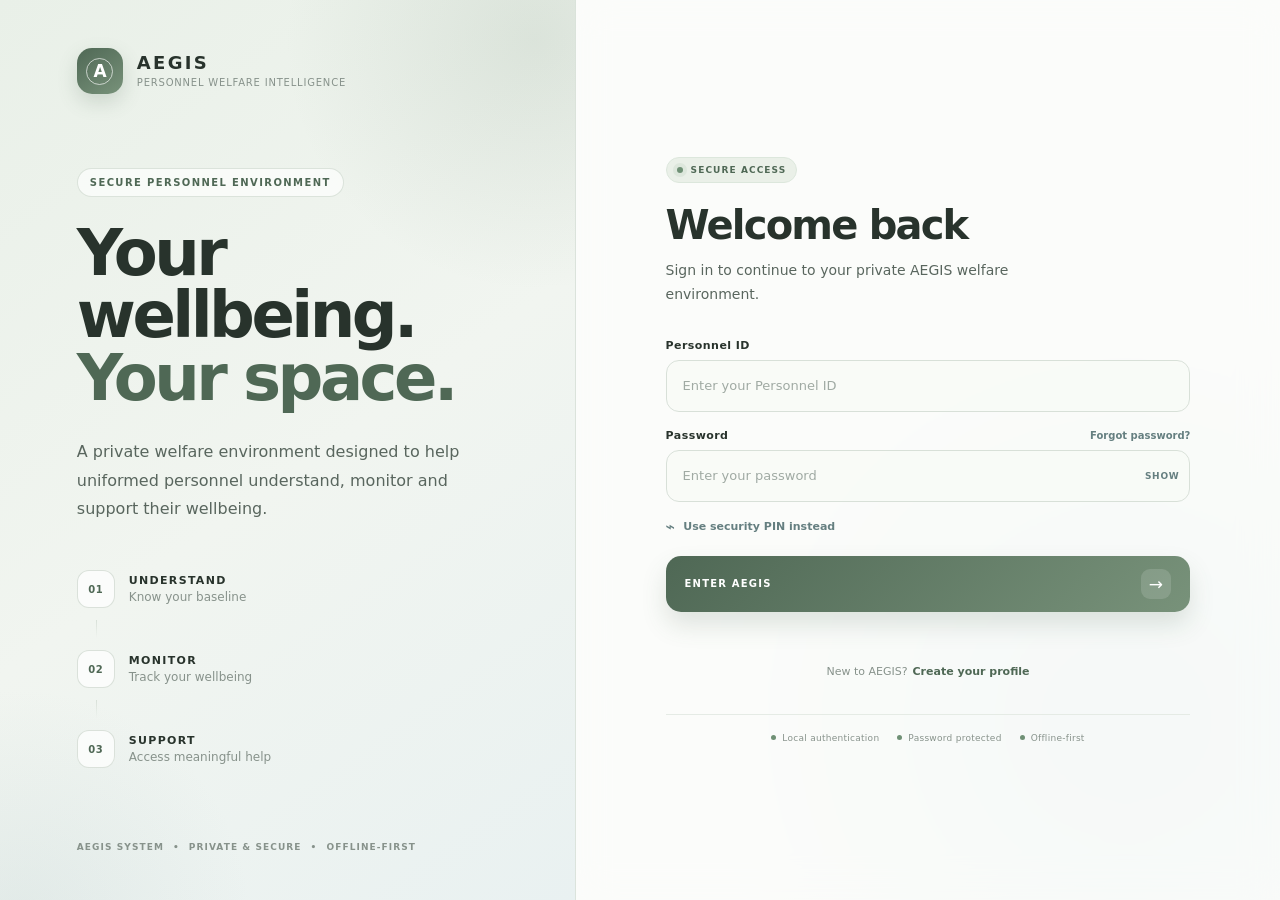
<file: index.html>
<!DOCTYPE html>
<html lang="en">
<head>
    <meta charset="UTF-8">
    <meta name="viewport" content="width=device-width, initial-scale=1.0">

    <title>AEGIS | Personnel Welfare Intelligence</title>

    <link rel="preconnect" href="https://fonts.googleapis.com">
    <link rel="preconnect" href="https://fonts.gstatic.com" crossorigin>
    <link href="https://fonts.googleapis.com/css2?family=DM+Mono:wght@300;400;500&family=Inter:wght@300;400;500;600&family=Playfair+Display:wght@500;600&display=swap" rel="stylesheet">

    <link rel="stylesheet" href="style.css">
    <link rel="stylesheet" href="theme.css">
</head>

<body>

    <!-- Background effects -->
    <div class="noise"></div>
    <div class="grid"></div>

    <!-- NAVIGATION -->
    <header class="navbar">

        <div class="brand">
            <div class="brand-mark">
                A
            </div>

            <div>
                <div class="brand-name">AEGIS</div>
                <div class="brand-subtitle">
                    PERSONNEL WELFARE INTELLIGENCE
                </div>
            </div>
        </div>

            <nav class="module-nav" aria-label="AEGIS modules">
                <a href="index.html">HOME</a>
                <a href="wellness.html">WELLNESS</a>
                <a href="stress.html">STRESS</a>
                <a href="health.html">HEALTH</a>
                <a href="family.html">FAMILY</a>
                <a href="mental.html">MENTAL</a>
                <a href="profile.html">PROFILE</a>
                <a href="dashboard.html">Dashboard</a>
                 <button type="button" onclick="AEGIS_AUTH.logout()" class="logout-button">
        Logout
    </button>
            </nav>

        <div class="system-status">
            <span class="status-dot"></span>
            <span>LOCAL SECURE NODE</span>
        </div>

    </header>


    <!-- MAIN HERO -->
    <main>

        <section class="hero">

            <!-- LEFT CONTENT -->
            <div class="hero-content">

                <div class="eyebrow">
                    SYSTEM 001 / PERSONNEL CARE
                </div>

                <h1>
                    THE FORCE
                    <span>WITHIN.</span>
                </h1>

                <p class="hero-description">
                    An intelligence platform designed to monitor
                    personnel stress, fatigue, health and welfare —
                    built specifically for India's uniformed forces.
                </p>

                <div class="hero-buttons">

                    <button class="primary-btn" onclick="enterSystem()">
                        ENTER SYSTEM
                        <span>↗</span>
                    </button>

                    <button class="secondary-btn" onclick="openBrief()">
                        MISSION BRIEF
                    </button>

                </div>

                <div class="security-line">
                    LOCAL PROCESSING
                    <span>•</span>
                    HEALTH-ONLY WEARABLE LINK
                    <span>•</span>
                    SECURE BY DESIGN
                </div>

            </div>


            <!-- RIGHT VISUAL -->
            <div class="hero-visual">

                <div class="radar">

                    <div class="radar-ring ring-1"></div>
                    <div class="radar-ring ring-2"></div>
                    <div class="radar-ring ring-3"></div>
                    <div class="radar-ring ring-4"></div>

                    <div class="radar-cross horizontal"></div>
                    <div class="radar-cross vertical"></div>

                    <div class="radar-sweep"></div>

                    <div class="radar-center">
                        <div class="center-dot"></div>
                    </div>

                    <div class="radar-point point-1"></div>
                    <div class="radar-point point-2"></div>
                    <div class="radar-point point-3"></div>

                </div>

                <div class="visual-label label-top">
                    NODE / IND / WF-01
                </div>

                <div class="visual-label label-bottom">
                    WELFARE INTELLIGENCE
                </div>

            </div>

        </section>


        <!-- SYSTEM MODULES -->
        <section class="modules-section">

            <div class="section-heading">

                <div class="eyebrow">
                    SYSTEM ARCHITECTURE
                </div>

                <h2>
                    ONE PLATFORM.
                    <span>SIX LAYERS OF CARE.</span>
                </h2>

            </div>


            <div class="modules-grid">

                <div class="module-card" onclick="openModule('dashboard')">

                    <div class="module-number">01</div>

                    <div class="module-icon">
                        ◉
                    </div>

                    <h3>COMMAND DASHBOARD</h3>

                    <p>
                        Operational welfare intelligence
                        and personnel readiness overview.
                    </p>

                    <div class="module-arrow">↗</div>

                </div>


                <div class="module-card" onclick="window.location.href='wellness.html'">

                    <div class="module-number">02</div>

                    <div class="module-icon">
                        ◌
                    </div>

                    <h3>WELLNESS CHECK-IN</h3>

                    <p>
                        Daily personnel self-assessment
                        and wellbeing monitoring.
                    </p>

                    <div class="module-arrow">↗</div>

                </div>


                <div class="module-card" onclick="window.location.href='stress.html'">

                    <div class="module-number">03</div>

                    <div class="module-icon">
                        ◇
                    </div>

                    <h3>STRESS & FATIGUE</h3>

                    <p>
                        AI-assisted indicators for stress,
                        fatigue and operational readiness.
                    </p>

                    <div class="module-arrow">↗</div>

                </div>


                <div class="module-card" onclick="openModule('health')">

                    <div class="module-number">04</div>

                    <div class="module-icon">
                        +
                    </div>

                    <h3>HEALTH SCREENING</h3>

                    <p>
                        Health screening and wearable-based
                        physiological monitoring.
                    </p>

                    <div class="module-arrow">↗</div>

                </div>


                <div class="module-card" onclick="window.location.href='family.html'">

                    <div class="module-number">05</div>

                    <div class="module-icon">
                        ◎
                    </div>

                    <h3>FAMILY CONNECTION</h3>

                    <p>
                        A private digital connection to
                        the people who matter most.
                    </p>

                    <div class="module-arrow">↗</div>

                </div>


                <div class="module-card" onclick="window.location.href='mental.html'">

                    <div class="module-number">06</div>

                    <div class="module-icon">
                        ∿
                    </div>

                    <h3>MENTAL WELLNESS</h3>

                    <p>
                        Confidential tools supporting
                        psychological wellbeing.
                    </p>

                    <div class="module-arrow">↗</div>

                </div>

            </div>

        </section>


        <!-- FOOTER -->
        <footer>

            <div>
                AEGIS / PERSONNEL WELFARE INTELLIGENCE
            </div>

            <div>
                LOCAL PROTOTYPE
            </div>

            <div>
                UNIFORMED FORCES
            </div>

        </footer>

    </main>


    <!-- MISSION BRIEF MODAL -->

    <div class="modal-overlay" id="briefModal">

        <div class="modal">

            <button class="close-btn" onclick="closeBrief()">
                ×
            </button>

            <div class="eyebrow">
                MISSION BRIEF
            </div>

            <h2>
                HUMAN READINESS.
                <span>INTELLIGENTLY MONITORED.</span>
            </h2>

            <p>
                AEGIS is designed as an offline personnel
                welfare platform for India's uniformed forces.
                The system focuses on stress, fatigue, physical
                health and mental wellbeing.
            </p>

            <div class="brief-grid">

                <div>
                    <strong>01</strong>
                    <span>OFFLINE</span>
                </div>

                <div>
                    <strong>02</strong>
                    <span>LOCAL & SECURED</span>
                </div>

                <div>
                    <strong>03</strong>
                    <span>HEALTH MODULES ONLY</span>
                </div>

                <div>
                    <strong>04</strong>
                    <span>PERSONNEL CENTRIC</span>
                </div>

            </div>

        </div>

    </div>


    <script src="script.js"></script>

    <script src="auth-guard.js"></script>

</body>
</html>
</file>
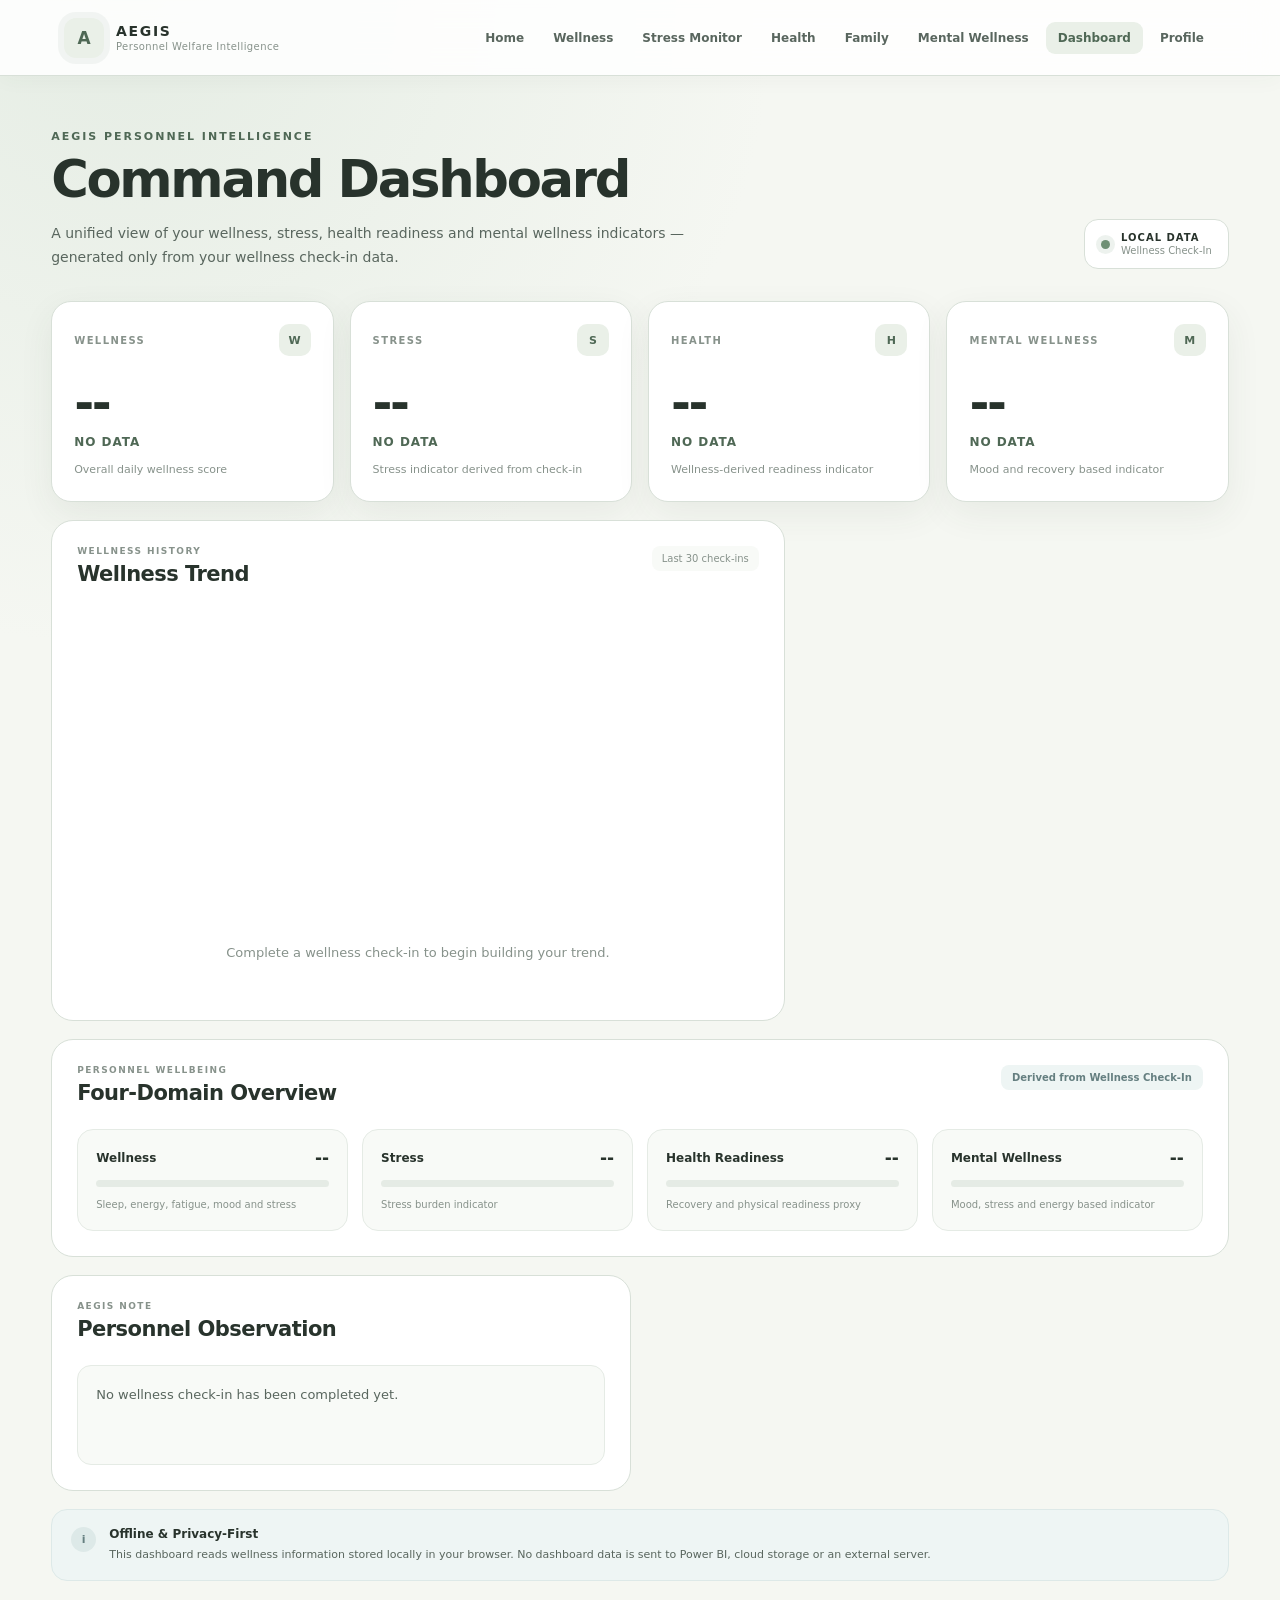
<file: dashboard.html>
<!DOCTYPE html>
<html lang="en">
<head>
    <meta charset="UTF-8">
    <meta name="viewport" content="width=device-width, initial-scale=1.0">

    <title>AEGIS | Command Dashboard</title>

    <link rel="stylesheet" href="theme.css">
    <link rel="stylesheet" href="dashboard.css">
</head>

<body>

<!-- =========================================================
     HEADER
========================================================= -->

<header class="site-header">

    <div class="brand">
        <div class="brand-mark">A</div>

        <div>
            <div class="brand-name">AEGIS</div>
            <div class="brand-subtitle">Personnel Welfare Intelligence</div>
        </div>
    </div>

    <nav class="main-nav">

        <a href="index.html">Home</a>

        <a href="wellness.html">Wellness</a>

        <a href="stress.html">Stress Monitor</a>

        <a href="health.html">Health</a>

        <a href="family.html">Family</a>

        <a href="mental.html">Mental Wellness</a>

        <a href="dashboard.html" class="active">Dashboard</a>

        <a href="profile.html">Profile</a>

    </nav>

</header>


<!-- =========================================================
     PAGE
========================================================= -->

<main class="dashboard-page">

    <!-- PAGE INTRO -->

    <section class="dashboard-intro">

        <div>

            <div class="eyebrow">
                AEGIS PERSONNEL INTELLIGENCE
            </div>

            <h1>
                Command Dashboard
            </h1>

            <p>
                A unified view of your wellness, stress, health readiness
                and mental wellness indicators — generated only from your
                wellness check-in data.
            </p>

        </div>

        <div class="data-source-badge">

            <span class="source-dot"></span>

            <div>
                <strong>LOCAL DATA</strong>
                <small>Wellness Check-In</small>
            </div>

        </div>

    </section>


    <!-- =====================================================
         TOP METRIC CARDS
    ====================================================== -->

    <section class="metric-grid">

        <!-- WELLNESS -->

        <article class="metric-card wellness-card">

            <div class="metric-top">

                <span class="metric-label">
                    WELLNESS
                </span>

                <span class="metric-icon">
                    W
                </span>

            </div>

            <div class="metric-value" id="wellnessScore">
                --
            </div>

            <div class="metric-status" id="wellnessStatus">
                No data
            </div>

            <div class="metric-description">
                Overall daily wellness score
            </div>

        </article>


        <!-- STRESS -->

        <article class="metric-card stress-card">

            <div class="metric-top">

                <span class="metric-label">
                    STRESS
                </span>

                <span class="metric-icon">
                    S
                </span>

            </div>

            <div class="metric-value" id="stressScore">
                --
            </div>

            <div class="metric-status" id="stressStatus">
                No data
            </div>

            <div class="metric-description">
                Stress indicator derived from check-in
            </div>

        </article>


        <!-- HEALTH -->

        <article class="metric-card health-card">

            <div class="metric-top">

                <span class="metric-label">
                    HEALTH
                </span>

                <span class="metric-icon">
                    H
                </span>

            </div>

            <div class="metric-value" id="healthScore">
                --
            </div>

            <div class="metric-status" id="healthStatus">
                No data
            </div>

            <div class="metric-description">
                Wellness-derived readiness indicator
            </div>

        </article>


        <!-- MENTAL -->

        <article class="metric-card mental-card">

            <div class="metric-top">

                <span class="metric-label">
                    MENTAL WELLNESS
                </span>

                <span class="metric-icon">
                    M
                </span>

            </div>

            <div class="metric-value" id="mentalScore">
                --
            </div>

            <div class="metric-status" id="mentalStatus">
                No data
            </div>

            <div class="metric-description">
                Mood and recovery based indicator
            </div>

        </article>

    </section>


    <!-- =====================================================
         MAIN ANALYTICS AREA
    ====================================================== -->

    <section class="analytics-grid">


        <!-- TREND -->

        <article class="dashboard-panel trend-panel">

            <div class="panel-heading">

                <div>

                    <span class="panel-eyebrow">
                        WELLNESS HISTORY
                    </span>

                    <h2>
                        Wellness Trend
                    </h2>

                </div>

                <div class="trend-period">
                    Last 30 check-ins
                </div>

            </div>


            <div class="chart-wrapper">

                <svg
                    id="wellnessChart"
                    viewBox="0 0 900 300"
                    preserveAspectRatio="none"
                    aria-label="Wellness trend chart">
                </svg>

            </div>


            <div
                id="chartEmpty"
                class="chart-empty">
                Complete a wellness check-in to begin building your trend.
            </div>

        </article>


        <!-- CURRENT WELLNESS -->

        <article class="dashboard-panel current-panel" hidden>

            <div class="panel-heading">

                <div>

                    <span class="panel-eyebrow">
                        CURRENT CHECK-IN
                    </span>

                    <h2>
                        Wellness Profile
                    </h2>

                </div>

            </div>


            <div class="wellness-bars">

                <div class="bar-item">

                    <div class="bar-heading">

                        <span>Sleep</span>

                        <strong id="sleepValue">
                            --
                        </strong>

                    </div>

                    <div class="progress">
                        <span id="sleepBar"></span>
                    </div>

                </div>


                <div class="bar-item">

                    <div class="bar-heading">

                        <span>Energy</span>

                        <strong id="energyValue">
                            --
                        </strong>

                    </div>

                    <div class="progress">
                        <span id="energyBar"></span>
                    </div>

                </div>


                <div class="bar-item">

                    <div class="bar-heading">

                        <span>Fatigue</span>

                        <strong id="fatigueValue">
                            --
                        </strong>

                    </div>

                    <div class="progress reverse">
                        <span id="fatigueBar"></span>
                    </div>

                </div>


                <div class="bar-item">

                    <div class="bar-heading">

                        <span>Mood</span>

                        <strong id="moodValue">
                            --
                        </strong>

                    </div>

                    <div class="progress">
                        <span id="moodBar"></span>
                    </div>

                </div>


                <div class="bar-item">

                    <div class="bar-heading">

                        <span>Stress</span>

                        <strong id="checkStressValue">
                            --
                        </strong>

                    </div>

                    <div class="progress reverse">
                        <span id="stressBar"></span>
                    </div>

                </div>

            </div>

        </article>

    </section>


    <!-- =====================================================
         FOUR-DOMAIN OVERVIEW
    ====================================================== -->

    <section class="dashboard-panel overview-panel">

        <div class="panel-heading">

            <div>

                <span class="panel-eyebrow">
                    PERSONNEL WELLBEING
                </span>

                <h2>
                    Four-Domain Overview
                </h2>

            </div>

            <span class="derived-label">
                Derived from Wellness Check-In
            </span>

        </div>


        <div class="domain-grid">


            <div class="domain-card">

                <div class="domain-header">

                    <span>
                        Wellness
                    </span>

                    <strong id="overviewWellness">
                        --
                    </strong>

                </div>

                <div class="domain-track">
                    <span id="overviewWellnessBar"></span>
                </div>

                <small>
                    Sleep, energy, fatigue, mood and stress
                </small>

            </div>


            <div class="domain-card">

                <div class="domain-header">

                    <span>
                        Stress
                    </span>

                    <strong id="overviewStress">
                        --
                    </strong>

                </div>

                <div class="domain-track">
                    <span id="overviewStressBar"></span>
                </div>

                <small>
                    Stress burden indicator
                </small>

            </div>


            <div class="domain-card">

                <div class="domain-header">

                    <span>
                        Health Readiness
                    </span>

                    <strong id="overviewHealth">
                        --
                    </strong>

                </div>

                <div class="domain-track">
                    <span id="overviewHealthBar"></span>
                </div>

                <small>
                    Recovery and physical readiness proxy
                </small>

            </div>


            <div class="domain-card">

                <div class="domain-header">

                    <span>
                        Mental Wellness
                    </span>

                    <strong id="overviewMental">
                        --
                    </strong>

                </div>

                <div class="domain-track">
                    <span id="overviewMentalBar"></span>
                </div>

                <small>
                    Mood, stress and energy based indicator
                </small>

            </div>

        </div>

    </section>


    <!-- =====================================================
         LATEST CHECK-IN
    ====================================================== -->

    <section class="bottom-grid">


        <article class="dashboard-panel" hidden>

            <div class="panel-heading">

                <div>

                    <span class="panel-eyebrow">
                        LATEST ENTRY
                    </span>

                    <h2>
                        Check-In Information
                    </h2>

                </div>

            </div>


            <div class="info-list">

                <div>
                    <span>Date</span>
                    <strong id="checkDate">--</strong>
                </div>

                <div>
                    <span>Duty Status</span>
                    <strong id="dutyStatus">--</strong>
                </div>

                <div>
                    <span>Wellness Status</span>
                    <strong id="latestStatus">--</strong>
                </div>

            </div>

        </article>


        <article class="dashboard-panel">

            <div class="panel-heading">

                <div>

                    <span class="panel-eyebrow">
                        AEGIS NOTE
                    </span>

                    <h2>
                        Personnel Observation
                    </h2>

                </div>

            </div>


            <div class="observation-box">

                <p id="latestNote">
                    No observation was added during the latest check-in.
                </p>

            </div>

        </article>


    </section>


    <!-- =====================================================
         DATA NOTICE
    ====================================================== -->

    <section class="dashboard-notice">

        <div class="notice-icon">
            i
        </div>

        <div>

            <strong>
                Offline & Privacy-First
            </strong>

            <p>
                This dashboard reads wellness information stored locally
                in your browser. No dashboard data is sent to Power BI,
                cloud storage or an external server.
            </p>

        </div>

    </section>


</main>


<script src="dashboard.js"></script>

</body>
</html>
</file>
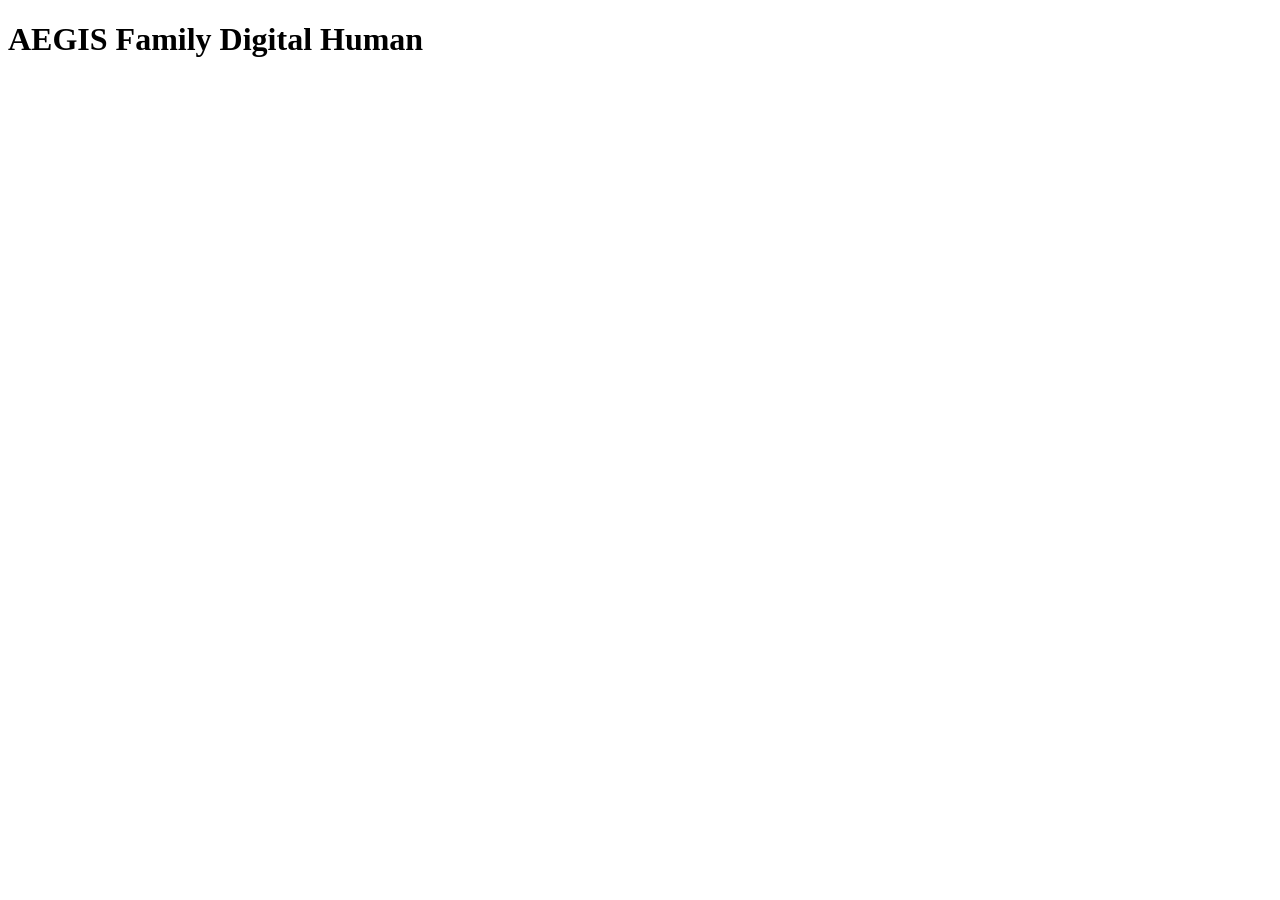
<file: did-test.html>
<!DOCTYPE html>
<html>
<head>
    <meta charset="UTF-8">
    <title>AEGIS D-ID Test</title>
</head>

<body>

    <h1>AEGIS Family Digital Human</h1>

    <script type="module"
        src="https://agent.d-id.com/v2/index.js"
        data-mode="fabio"
        data-client-key="ck_QL332MXbIM81EqfRgnYDY"
        data-agent-id="v2_agt_FlKvFPPv"
        data-name="did-agent"
        data-monitor="true"
        data-light-mode="true"
        data-orientation="horizontal"
        data-position="right"
        data-open-mode="expanded">
    </script>

</body>
</html>
</file>
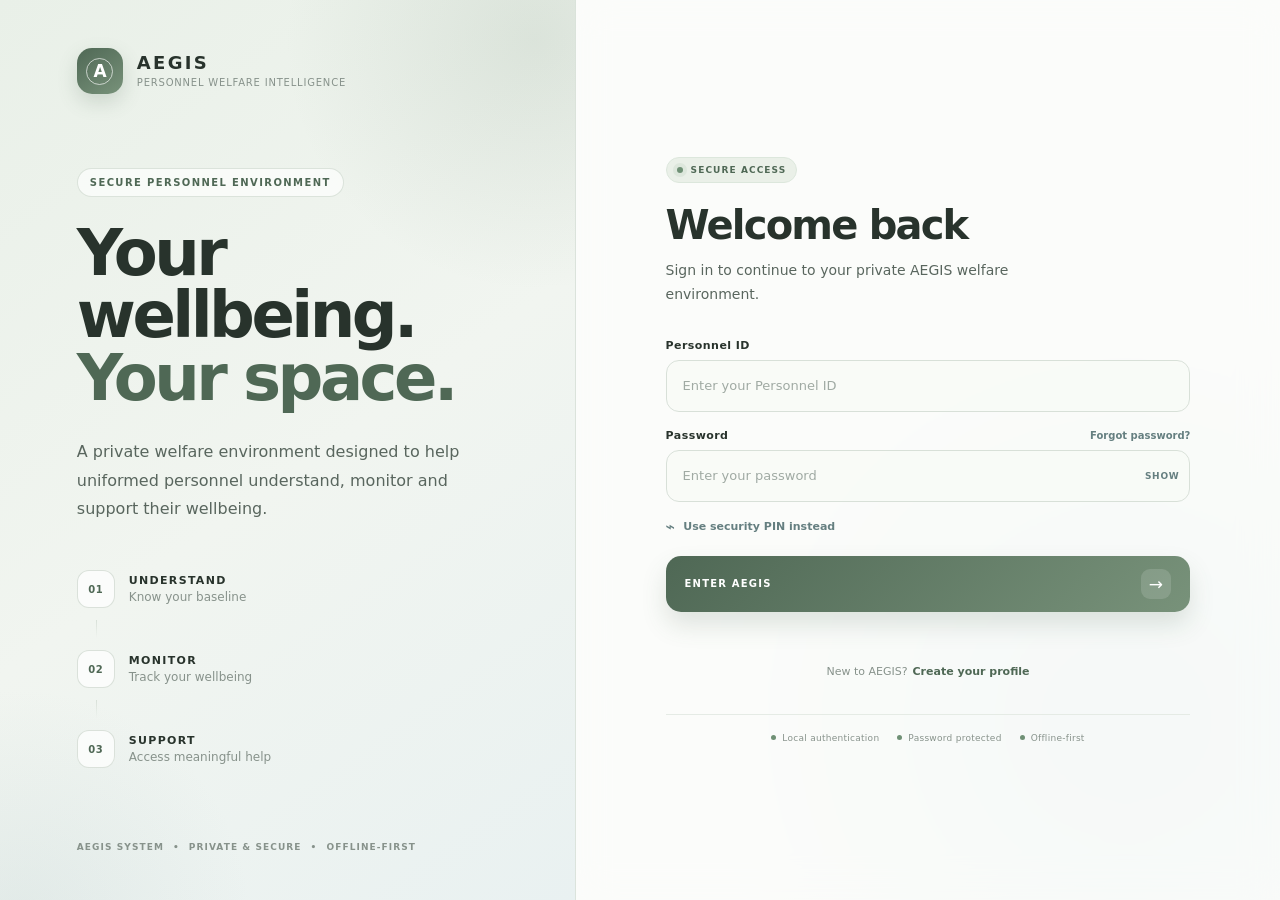
<file: family.html>
```html
<!DOCTYPE html>
<html lang="en">

<head>
    <meta charset="UTF-8">
    <meta name="viewport" content="width=device-width, initial-scale=1.0">

    <title>AEGIS — Family Connection</title>

    <link rel="stylesheet" href="theme.css">

    <style>
        * {
            box-sizing: border-box;
        }

        html {
            scroll-behavior: smooth;
        }

        body {
            margin: 0;
            min-height: 100vh;
            background: var(--aegis-bg, #F5F7F2);
            color: var(--aegis-text, #28332C);
            font-family:
                Inter,
                ui-sans-serif,
                system-ui,
                -apple-system,
                BlinkMacSystemFont,
                "Segoe UI",
                sans-serif;
        }

        button,
        input,
        textarea,
        select {
            font: inherit;
        }

        button {
            cursor: pointer;
        }

        /* =====================================================
           HEADER
        ===================================================== */

        .site-header {
            position: sticky;
            top: 0;
            z-index: 100;

            height: 76px;

            display: flex;
            align-items: center;
            justify-content: space-between;

            padding: 0 5vw;

            background: rgba(245, 247, 242, 0.88);
            border-bottom: 1px solid var(--aegis-border, #D8E0D8);

            backdrop-filter: blur(18px);
            -webkit-backdrop-filter: blur(18px);
        }

        .brand {
            display: flex;
            align-items: center;
            gap: 12px;
        }

        .brand-mark {
            width: 38px;
            height: 38px;

            display: grid;
            place-items: center;

            border-radius: 12px;

            background: var(--aegis-sage-dark, #4F6855);
            color: white;

            font-size: 13px;
            font-weight: 800;
            letter-spacing: 0.08em;
        }

        .brand-name {
            font-size: 15px;
            font-weight: 800;
            letter-spacing: 0.12em;
        }

        .brand-subtitle {
            margin-top: 2px;

            color: var(--aegis-text-muted, #87928B);

            font-size: 9px;
            font-weight: 700;
            letter-spacing: 0.18em;
            text-transform: uppercase;
        }

        .header-status {
            display: flex;
            align-items: center;
            gap: 8px;

            color: var(--aegis-text-soft, #59665E);

            font-size: 11px;
            font-weight: 700;
            letter-spacing: 0.08em;
            text-transform: uppercase;
        }

        .status-dot {
            width: 8px;
            height: 8px;

            border-radius: 50%;

            background: var(--aegis-success, #6F9075);

            box-shadow:
                0 0 0 5px rgba(111, 144, 117, 0.12);
        }

        /* =====================================================
           MODULE NAV
        ===================================================== */

        .module-nav {
            width: min(1380px, 90vw);

            margin: 24px auto 0;

            display: flex;
            gap: 8px;

            overflow-x: auto;

            padding-bottom: 4px;
        }

        .module-nav a {
            flex: 0 0 auto;

            padding: 9px 14px;

            border: 1px solid var(--aegis-border-soft, #E5EBE5);
            border-radius: 999px;

            color: var(--aegis-text-soft, #59665E);
            background: rgba(255, 255, 255, 0.72);

            font-size: 11px;
            font-weight: 700;
            text-decoration: none;

            transition: 0.2s ease;
        }

        .module-nav a:hover {
            border-color: var(--aegis-sage-light, #DCE7DC);
            color: var(--aegis-sage-dark, #4F6855);
            transform: translateY(-1px);
        }

        .module-nav a.active {
            background: var(--aegis-sage-pale, #EAF0E8);
            border-color: var(--aegis-sage-light, #DCE7DC);
            color: var(--aegis-sage-dark, #4F6855);
        }

        /* =====================================================
           PAGE
        ===================================================== */

        .page {
            width: min(1380px, 90vw);

            margin: 0 auto;

            padding: 56px 0 90px;
        }

        .eyebrow {
            margin-bottom: 12px;

            color: var(--aegis-sage-dark, #4F6855);

            font-size: 10px;
            font-weight: 800;
            letter-spacing: 0.22em;
            text-transform: uppercase;
        }

        .page-title {
            max-width: 850px;

            margin: 0;

            font-size: clamp(42px, 6vw, 78px);
            line-height: 0.98;
            letter-spacing: -0.055em;
            font-weight: 800;
        }

        .page-description {
            max-width: 720px;

            margin: 24px 0 0;

            color: var(--aegis-text-soft, #59665E);

            font-size: 16px;
            line-height: 1.75;
        }

        /* =====================================================
           MAIN GRID
        ===================================================== */

        .family-layout {
            display: grid;

            grid-template-columns:
                minmax(0, 1.45fr)
                minmax(310px, 0.55fr);

            gap: 24px;

            margin-top: 46px;
        }

        .digital-column {
            min-width: 0;
        }

        /* =====================================================
           D-ID AREA

           IMPORTANT:
           Nothing from AEGIS is positioned over this area.
           D-ID completely owns this panel.
        ===================================================== */

        .digital-stage {
            min-width: 0;

            border: 1px solid var(--aegis-border, #D8E0D8);
            border-radius: 32px;

            background:
                radial-gradient(
                    circle at 50% 20%,
                    rgba(175, 196, 196, 0.25),
                    transparent 35%
                ),
                linear-gradient(
                    145deg,
                    #F9FBF8,
                    #EAF0E8
                );

            box-shadow:
                0 30px 70px rgba(57, 76, 62, 0.08);

            padding: 18px;
        }

        /*
           THIS IS THE ONLY REGION WHERE D-ID EXISTS.
        */

        .did-stage {
            position: relative;

            width: 100%;
            height: 680px;

            overflow: hidden;

            border-radius: 26px;

            background:
                linear-gradient(
                    180deg,
                    #DDE9E8 0%,
                    #EEF5F4 48%,
                    #EAF0E8 100%
                );

            border: 1px solid rgba(255, 255, 255, 0.95);

            box-shadow:
                0 25px 65px rgba(68, 87, 73, 0.10);
        }

        /*
           D-ID gets the complete stage.
           No AEGIS overlay.
        */

        #did-agent-container {
            position: relative;

            width: 100%;
            height: 100%;

            min-width: 0;
            min-height: 0;

            overflow: hidden;

            isolation: isolate;
        }

        /*
           Do NOT force every D-ID child to 100% height.
           D-ID controls its own internal layout.
        */

        #did-agent-container iframe,
        #did-agent-container video {
            max-width: 100%;
            max-height: 100%;
        }

        /* =====================================================
           AEGIS STATUS AREA
           COMPLETELY OUTSIDE D-ID
        ===================================================== */

        .agent-status-area {
            display: flex;
            align-items: center;
            justify-content: space-between;

            gap: 16px;

            margin-top: 16px;

            padding: 14px 16px;

            border: 1px solid var(--aegis-border);
            border-radius: 18px;

            background: rgba(255, 255, 255, 0.78);

            box-shadow:
                0 12px 35px rgba(57, 76, 62, 0.05);
        }

        .avatar-state {
            display: flex;
            align-items: center;
            gap: 9px;

            min-width: 0;

            color: var(--aegis-text-soft);

            font-size: 9px;
            font-weight: 800;

            letter-spacing: 0.12em;
            text-transform: uppercase;
        }

        .state-indicator {
            width: 8px;
            height: 8px;

            flex: 0 0 auto;

            border-radius: 50%;

            background: var(--aegis-text-muted, #87928B);

            transition: 0.2s ease;
        }

        .avatar-state.connected .state-indicator {
            background: var(--aegis-success, #6F9075);

            box-shadow:
                0 0 0 6px rgba(111, 144, 117, 0.12);
        }

        .avatar-state.thinking .state-indicator {
            background: var(--aegis-warning, #B69A68);

            animation: pulseState 1s infinite;
        }

        .avatar-state.speaking .state-indicator {
            background: var(--aegis-success, #6F9075);

            animation: pulseState 0.8s infinite;
        }

        .avatar-state.error .state-indicator {
            background: var(--aegis-attention, #B98273);
        }

        @keyframes pulseState {
            0%, 100% {
                transform: scale(1);
                opacity: 1;
            }

            50% {
                transform: scale(1.5);
                opacity: 0.6;
            }
        }

        .stage-live {
            display: flex;
            align-items: center;
            gap: 8px;

            color: var(--aegis-text-muted);

            font-size: 9px;
            font-weight: 800;

            letter-spacing: 0.12em;
            text-transform: uppercase;
        }

        .stage-live.active {
            color: var(--aegis-success);
        }

        .stage-live-dot {
            width: 7px;
            height: 7px;

            border-radius: 50%;

            background: var(--aegis-text-muted);
        }

        .stage-live.active .stage-live-dot {
            background: var(--aegis-success);

            box-shadow:
                0 0 0 5px rgba(111, 144, 117, 0.12);
        }

        /* =====================================================
           AEGIS CONTROLS
           COMPLETELY OUTSIDE D-ID
        ===================================================== */

        .aegis-agent-controls {
            display: flex;
            align-items: center;
            justify-content: space-between;

            gap: 16px;

            margin-top: 12px;

            padding: 14px 16px;

            border: 1px solid var(--aegis-border);
            border-radius: 18px;

            background: rgba(255, 255, 255, 0.78);
        }

        .agent-control-info {
            min-width: 0;
        }

        .agent-control-info strong {
            display: block;

            font-size: 11px;
        }

        .agent-control-info span {
            display: block;

            margin-top: 4px;

            color: var(--aegis-text-muted);

            font-size: 9px;
            line-height: 1.5;
        }

        .agent-control-buttons {
            display: flex;
            align-items: center;
            gap: 8px;

            flex: 0 0 auto;
        }

        .agent-control-button {
            min-height: 42px;

            padding: 0 15px;

            border: 1px solid var(--aegis-border);
            border-radius: 999px;

            background: white;

            color: var(--aegis-text-soft);

            font-size: 9px;
            font-weight: 800;

            letter-spacing: 0.08em;

            transition: 0.2s ease;
        }

        .agent-control-button:hover {
            border-color: var(--aegis-sage-light);
            color: var(--aegis-sage-dark);

            transform: translateY(-1px);
        }

        .agent-control-button.primary {
            border-color: var(--aegis-sage-dark);
            background: var(--aegis-sage-dark);
            color: white;
        }

        .agent-control-button.active {
            background: var(--aegis-sage-pale);
            border-color: var(--aegis-sage-light);
            color: var(--aegis-sage-dark);
        }

        /* =====================================================
           API NOTICE
        ===================================================== */

        .api-notice {
            margin-top: 18px;

            padding: 16px 18px;

            display: flex;
            align-items: center;
            justify-content: space-between;

            gap: 20px;

            border: 1px solid var(--aegis-border);
            border-radius: 18px;

            background: rgba(255, 255, 255, 0.7);
        }

        .api-notice-text strong {
            display: block;

            margin-bottom: 4px;

            font-size: 11px;
        }

        .api-notice-text span {
            color: var(--aegis-text-muted);

            font-size: 10px;
            line-height: 1.5;
        }

        .api-status {
            flex: 0 0 auto;

            padding: 8px 11px;

            border-radius: 999px;

            background: var(--aegis-surface-soft);

            color: var(--aegis-text-muted);

            font-size: 9px;
            font-weight: 800;

            letter-spacing: 0.1em;
            text-transform: uppercase;
        }

        .api-status.connected {
            background: var(--aegis-sage-pale);
            color: var(--aegis-sage-dark);
        }

        /* =====================================================
           SIDE COLUMN
        ===================================================== */

        .side-column {
            display: flex;
            flex-direction: column;
            gap: 18px;

            min-width: 0;
        }

        .panel {
            padding: 24px;

            border: 1px solid var(--aegis-border, #D8E0D8);
            border-radius: 24px;

            background: var(--aegis-surface, #FFFFFF);

            box-shadow:
                0 18px 45px rgba(57, 76, 62, 0.05);
        }

        .panel-heading {
            display: flex;
            align-items: center;
            justify-content: space-between;

            margin-bottom: 18px;
        }

        .panel-heading h3 {
            margin: 0;

            font-size: 13px;
            font-weight: 800;

            letter-spacing: 0.04em;
        }

        .panel-label {
            color: var(--aegis-text-muted);

            font-size: 9px;
            font-weight: 800;

            letter-spacing: 0.14em;
            text-transform: uppercase;
        }

        /* =====================================================
           FAMILY MEMBERS
        ===================================================== */

        .member-list {
            display: grid;
            gap: 8px;
        }

        .member-button {
            width: 100%;

            display: flex;
            align-items: center;
            gap: 13px;

            padding: 12px;

            border: 1px solid transparent;
            border-radius: 15px;

            background: var(--aegis-surface-soft);

            color: var(--aegis-text);

            text-align: left;

            transition: 0.2s ease;
        }

        .member-button:hover {
            border-color: var(--aegis-border);
            transform: translateY(-1px);
        }

        .member-button.active {
            border-color: var(--aegis-sage-light);
            background: var(--aegis-sage-pale);
        }

        .member-avatar {
            width: 38px;
            height: 38px;

            display: grid;
            place-items: center;

            flex: 0 0 auto;

            border-radius: 50%;

            background: var(--aegis-blue-pale);
            color: var(--aegis-blue-dark);

            font-size: 14px;
            font-weight: 800;
        }

        .member-info strong {
            display: block;

            font-size: 12px;
        }

        .member-info span {
            display: block;

            margin-top: 3px;

            color: var(--aegis-text-muted);

            font-size: 9px;
            font-weight: 700;

            letter-spacing: 0.1em;
            text-transform: uppercase;
        }

        /* =====================================================
           PROFILE
        ===================================================== */

        .field {
            margin-top: 16px;
        }

        .field:first-of-type {
            margin-top: 0;
        }

        .field label {
            display: block;

            margin-bottom: 7px;

            color: var(--aegis-text-soft);

            font-size: 10px;
            font-weight: 800;

            letter-spacing: 0.08em;
            text-transform: uppercase;
        }

        .field input,
        .field select {
            width: 100%;

            padding: 12px 13px;

            border: 1px solid var(--aegis-border);
            border-radius: 12px;

            outline: none;

            background: var(--aegis-surface-soft);
            color: var(--aegis-text);

            transition: 0.2s ease;
        }

        .field input:focus,
        .field select:focus {
            border-color: var(--aegis-sage);

            box-shadow:
                0 0 0 4px rgba(120, 146, 122, 0.08);
        }

        .save-profile {
            width: 100%;

            margin-top: 18px;

            padding: 12px 16px;

            border: 0;
            border-radius: 12px;

            background: var(--aegis-sage-dark);
            color: white;

            font-size: 11px;
            font-weight: 800;

            letter-spacing: 0.05em;
        }

        /* =====================================================
           TRANSCRIPT
        ===================================================== */

        .conversation-panel {
            margin-top: 24px;
        }

        .conversation-box {
            min-height: 250px;
            max-height: 390px;

            overflow-y: auto;

            padding: 16px;

            border-radius: 18px;

            background: var(--aegis-surface-soft);
            border: 1px solid var(--aegis-border-soft);
        }

        .message {
            max-width: 84%;

            margin-bottom: 12px;

            padding: 11px 13px;

            border-radius: 14px;

            font-size: 12px;
            line-height: 1.6;
        }

        .message.user {
            margin-left: auto;

            background: var(--aegis-sage-pale);
            color: var(--aegis-sage-dark);
        }

        .message.ai {
            margin-right: auto;

            background: white;

            border: 1px solid var(--aegis-border-soft);
        }

        .message-meta {
            margin-bottom: 4px;

            color: var(--aegis-text-muted);

            font-size: 8px;
            font-weight: 800;

            letter-spacing: 0.12em;
            text-transform: uppercase;
        }

        .text-fallback {
            display: flex;
            gap: 8px;

            margin-top: 10px;
        }

        .text-fallback input {
            flex: 1;

            min-width: 0;

            padding: 12px 14px;

            border: 1px solid var(--aegis-border);
            border-radius: 13px;

            background: white;

            outline: none;
        }

        .text-fallback button {
            padding: 0 16px;

            border: 0;
            border-radius: 13px;

            background: var(--aegis-blue-dark);
            color: white;

            font-size: 11px;
            font-weight: 800;
        }

        /* =====================================================
           QUICK ACTIONS
        ===================================================== */

        .quick-actions {
            display: grid;

            grid-template-columns: 1fr 1fr;

            gap: 8px;
        }

        .quick-action {
            padding: 12px;

            border: 1px solid var(--aegis-border-soft);
            border-radius: 13px;

            background: var(--aegis-surface-soft);

            color: var(--aegis-text-soft);

            font-size: 10px;
            font-weight: 800;

            transition: 0.2s ease;
        }

        .quick-action:hover {
            border-color: var(--aegis-sage-light);
            color: var(--aegis-sage-dark);
        }

        /* =====================================================
           PRIVACY
        ===================================================== */

        .privacy-card {
            padding: 22px;

            border: 1px solid var(--aegis-blue-light);
            border-radius: 22px;

            background: var(--aegis-blue-pale);
        }

        .privacy-card h3 {
            margin: 0 0 10px;

            font-size: 12px;
        }

        .privacy-card p {
            margin: 0;

            color: var(--aegis-text-soft);

            font-size: 11px;
            line-height: 1.7;
        }

        .privacy-list {
            display: grid;
            gap: 9px;

            margin-top: 15px;
        }

        .privacy-item {
            display: flex;
            align-items: flex-start;
            gap: 8px;

            color: var(--aegis-text-soft);

            font-size: 10px;
            line-height: 1.5;
        }

        .privacy-item::before {
            content: "✓";

            color: var(--aegis-success);

            font-weight: 900;
        }

        /* =====================================================
           TOAST
        ===================================================== */

        .toast {
            position: fixed;

            right: 24px;
            bottom: 24px;

            z-index: 999;

            max-width: 340px;

            padding: 13px 16px;

            border: 1px solid var(--aegis-border);
            border-radius: 14px;

            background: white;

            box-shadow:
                0 20px 50px rgba(40, 51, 44, 0.12);

            color: var(--aegis-text-soft);

            font-size: 11px;
            font-weight: 700;

            opacity: 0;
            pointer-events: none;

            transform: translateY(10px);

            transition: 0.25s ease;
        }

        .toast.show {
            opacity: 1;
            transform: translateY(0);
        }

        /* =====================================================
           RESPONSIVE
        ===================================================== */

        @media (max-width: 1050px) {

            .family-layout {
                grid-template-columns: 1fr;
            }

            .side-column {
                display: grid;

                grid-template-columns: 1fr 1fr;

                align-items: start;
            }

            .conversation-panel {
                grid-column: 1 / -1;
            }

            .privacy-card {
                grid-column: 1 / -1;
            }
        }

        @media (max-width: 720px) {

            .site-header {
                padding: 0 20px;
            }

            .header-status {
                display: none;
            }

            .page,
            .module-nav {
                width: min(92vw, 1380px);
            }

            .page {
                padding-top: 40px;
            }

            .digital-stage {
                padding: 12px;
                border-radius: 24px;
            }

            .did-stage {
                height: 600px;
                border-radius: 20px;
            }

            .agent-status-area {
                align-items: flex-start;
                flex-direction: column;
            }

            .aegis-agent-controls {
                align-items: flex-start;
                flex-direction: column;
            }

            .agent-control-buttons {
                width: 100%;
            }

            .agent-control-button {
                flex: 1;
            }

            .side-column {
                display: flex;
            }

            .api-notice {
                align-items: flex-start;
                flex-direction: column;
            }
        }

        @media (max-width: 480px) {

            .digital-stage {
                padding: 10px;
            }

            .did-stage {
                height: 540px;
            }

            .quick-actions {
                grid-template-columns: 1fr;
            }

            .text-fallback {
                flex-direction: column;
            }

            .text-fallback button {
                min-height: 42px;
            }
        }
    </style>
</head>

<body>

    <!-- =====================================================
         HEADER
    ====================================================== -->

    <header class="site-header">

        <div class="brand">

            <div class="brand-mark">
                A
            </div>

            <div>

                <div class="brand-name">
                    AEGIS
                </div>

                <div class="brand-subtitle">
                    Personnel Welfare Intelligence
                </div>

            </div>

        </div>

        <div class="header-status">

            <span class="status-dot"></span>

            PRIVATE SESSION

        </div>

    </header>


    <!-- =====================================================
         MODULE NAV
    ====================================================== -->

    <nav class="module-nav">

        <a href="index.html">
            Home
        </a>

        <a href="wellness.html">
            Wellness
        </a>

        <a href="stress.html">
            Stress & Fatigue
        </a>

        <a href="health.html">
            Health
        </a>

        <a href="family.html" class="active">
            Family
        </a>

        <a href="mental.html">
            Mental Wellness
        </a>

        <a href="profile.html">
            Profile
        </a>

        <a href="dashboard.html">
            Dashboard
        </a>

    </nav>


    <!-- =====================================================
         PAGE
    ====================================================== -->

    <main class="page">

        <div class="eyebrow">
            AEGIS / FAMILY CONNECTION
        </div>

        <h1 class="page-title">
            Stay close,<br>
            even from far away.
        </h1>

        <p class="page-description">
            A private voice-first connection between personnel
            and the people who matter most. Speak naturally and
            receive a spoken response through a realistic digital human.
        </p>


        <!-- =================================================
             MAIN FAMILY LAYOUT
        ================================================== -->

        <section class="family-layout">


            <!-- =============================================
                 DIGITAL HUMAN COLUMN
            ============================================== -->

            <div class="digital-column">

                <div class="digital-stage">


                    <!-- =================================================
                         D-ID ONLY
                         
                         Nothing else is placed inside this stage.
                    ================================================== -->

                    <div class="did-stage">

                        <div id="did-agent-container"></div>

                    </div>


                    <!-- =================================================
                         AEGIS STATUS
                         OUTSIDE D-ID
                    ================================================== -->

                    <div class="agent-status-area">

                        <div
                            class="avatar-state"
                            id="avatarState"
                        >

                            <span
                                class="state-indicator"
                                id="stateIndicator"
                            ></span>

                            <span id="avatarStateText">
                                READY TO CONNECT
                            </span>

                        </div>


                        <div
                            class="stage-live"
                            id="stageLive"
                        >

                            <span class="stage-live-dot"></span>

                            <span id="stageLiveText">
                                OFFLINE
                            </span>

                        </div>

                    </div>


                    <!-- =================================================
                         AEGIS CONTROLS
                         OUTSIDE D-ID
                    ================================================== -->

                    <div class="aegis-agent-controls">

                        <div class="agent-control-info">

                            <strong>
                                AEGIS voice controls
                            </strong>

                            <span id="agentControlDescription">
                                These controls manage the voice state
                                without covering the digital human.
                            </span>

                        </div>


                        <div class="agent-control-buttons">

                            <button
                                class="agent-control-button primary"
                                id="connectButton"
                                type="button"
                            >
                                START
                            </button>

                            <button
                                class="agent-control-button"
                                id="voiceButton"
                                type="button"
                            >
                                MIC
                            </button>

                            <button
                                class="agent-control-button"
                                id="endButton"
                                type="button"
                            >
                                PAUSE
                            </button>

                        </div>

                    </div>


                    <!-- =================================================
                         API STATUS
                         OUTSIDE D-ID
                    ================================================== -->

                    <div class="api-notice">

                        <div class="api-notice-text">

                            <strong>
                                Voice AI connection
                            </strong>

                            <span id="apiNoticeText">
                                D-ID realtime digital human is ready
                                to be connected.
                            </span>

                        </div>


                        <div
                            class="api-status"
                            id="apiStatus"
                        >
                            D-ID READY
                        </div>

                    </div>

                </div>


                <!-- =====================================================
                     LOCAL TRANSCRIPT
                ====================================================== -->

                <div class="panel conversation-panel">

                    <div class="panel-heading">

                        <h3>
                            Voice Conversation
                        </h3>

                        <span class="panel-label">
                            LOCAL TRANSCRIPT
                        </span>

                    </div>


                    <div
                        class="conversation-box"
                        id="conversationBox"
                    >

                        <div class="message ai">

                            <div class="message-meta">
                                AEGIS
                            </div>

                            Your private family connection is ready.
                            Start the digital human and speak naturally.

                        </div>

                    </div>


                    <div class="text-fallback">

                        <input
                            type="text"
                            id="textInput"
                            placeholder="Optional text fallback..."
                            autocomplete="off"
                        >

                        <button
                            id="sendTextButton"
                            type="button"
                        >
                            SEND
                        </button>

                    </div>

                </div>

            </div>


            <!-- =================================================
                 SIDE COLUMN
            ================================================== -->

            <aside class="side-column">


                <!-- =================================================
                     FAMILY MEMBERS
                ================================================== -->

                <section class="panel">

                    <div class="panel-heading">

                        <h3>
                            Your People
                        </h3>

                        <span class="panel-label">
                            PRIVATE
                        </span>

                    </div>


                    <div class="member-list">

                        <button
                            class="member-button active"
                            data-member="mother"
                            type="button"
                        >

                            <div class="member-avatar">
                                M
                            </div>

                            <div class="member-info">

                                <strong>
                                    Mother
                                </strong>

                                <span>
                                    Family connection
                                </span>

                            </div>

                        </button>


                        <button
                            class="member-button"
                            data-member="father"
                            type="button"
                        >

                            <div class="member-avatar">
                                F
                            </div>

                            <div class="member-info">

                                <strong>
                                    Father
                                </strong>

                                <span>
                                    Family connection
                                </span>

                            </div>

                        </button>


                        <button
                            class="member-button"
                            data-member="sibling"
                            type="button"
                        >

                            <div class="member-avatar">
                                S
                            </div>

                            <div class="member-info">

                                <strong>
                                    Sibling
                                </strong>

                                <span>
                                    Family connection
                                </span>

                            </div>

                        </button>


                        <button
                            class="member-button"
                            data-member="partner"
                            type="button"
                        >

                            <div class="member-avatar">
                                C
                            </div>

                            <div class="member-info">

                                <strong>
                                    Close Person
                                </strong>

                                <span>
                                    Family connection
                                </span>

                            </div>

                        </button>

                    </div>

                </section>


                <!-- =================================================
                     PROFILE
                ================================================== -->

                <section class="panel">

                    <div class="panel-heading">

                        <h3>
                            Connection Profile
                        </h3>

                        <span class="panel-label">
                            LOCAL
                        </span>

                    </div>


                    <div class="field">

                        <label for="displayName">
                            Display name
                        </label>

                        <input
                            id="displayName"
                            type="text"
                            placeholder="Mother"
                        >

                    </div>


                    <div class="field">

                        <label for="relationship">
                            Relationship
                        </label>

                        <input
                            id="relationship"
                            type="text"
                            placeholder="Family"
                        >

                    </div>


                    <div class="field">

                        <label for="voiceStyle">
                            Voice / personality mode
                        </label>

                        <select id="voiceStyle">

                            <option value="warm">
                                Warm
                            </option>

                            <option value="calm">
                                Calm
                            </option>

                            <option value="supportive">
                                Supportive
                            </option>

                            <option value="focused">
                                Focused
                            </option>

                            <option value="concerned">
                                Concerned
                            </option>

                        </select>

                    </div>


                    <div class="field">

                        <label for="greeting">
                            Preferred greeting
                        </label>

                        <input
                            id="greeting"
                            type="text"
                            placeholder="How are you feeling today?"
                        >

                    </div>


                    <button
                        class="save-profile"
                        id="saveProfile"
                        type="button"
                    >
                        SAVE PROFILE
                    </button>

                </section>


                <!-- =================================================
                     QUICK ACTIONS
                ================================================== -->

                <section class="panel">

                    <div class="panel-heading">

                        <h3>
                            Quick Voice Prompts
                        </h3>

                        <span class="panel-label">
                            VOICE
                        </span>

                    </div>


                    <div class="quick-actions">

                        <button
                            class="quick-action"
                            data-prompt="Tell me something comforting."
                            type="button"
                        >
                            Comfort me
                        </button>


                        <button
                            class="quick-action"
                            data-prompt="Ask me how my day went."
                            type="button"
                        >
                            Ask about my day
                        </button>


                        <button
                            class="quick-action"
                            data-prompt="Remind me to take some rest."
                            type="button"
                        >
                            Remind me to rest
                        </button>


                        <button
                            class="quick-action"
                            data-prompt="Tell me something positive."
                            type="button"
                        >
                            Something positive
                        </button>

                    </div>

                </section>


                <!-- =================================================
                     PRIVACY
                ================================================== -->

                <section class="privacy-card">

                    <h3>
                        Privacy by design
                    </h3>

                    <p>
                        AEGIS keeps the family connection separate
                        from personnel health monitoring.
                    </p>


                    <div class="privacy-list">

                        <div class="privacy-item">
                            Family profile is stored locally.
                        </div>

                        <div class="privacy-item">
                            Health and wearable data is not sent to
                            the avatar service by default.
                        </div>

                        <div class="privacy-item">
                            D-ID client credentials are restricted
                            to allowed web origins.
                        </div>

                        <div class="privacy-item">
                            Voice interaction is explicitly started
                            by the user.
                        </div>

                    </div>

                </section>

            </aside>

        </section>

    </main>


    <!-- =====================================================
         TOAST
    ====================================================== -->

    <div
        class="toast"
        id="toast"
    ></div>


    <!-- =====================================================
         D-ID AGENT
         
         This is intentionally the ONLY external component
         inside .did-stage.
    ====================================================== -->

    <script
        type="module"
        src="https://agent.d-id.com/v2/index.js"
        data-mode="full"
        data-target-id="did-agent-container"
        data-client-key="ck_QL332MXbIM81EqfRgnYDY"
        data-agent-id="v2_agt_FlKvFPPv"
        data-name="did-agent"
        data-monitor="true"
        data-light-mode="true"
        data-orientation="horizontal"
        data-open-mode="expanded"
        data-auto-connect="false"
        data-show-agent-name="false"
        data-show-restart-button="false"
    ></script>


    <!-- =====================================================
         AUTH GUARD
    ====================================================== -->

    <script src="auth-guard.js"></script>


    <!-- =====================================================
         AEGIS JAVASCRIPT
    ====================================================== -->

    <script>

        const members = {

            mother: {
                name: "Mother",
                relationship: "Family",
                greeting: "How are you feeling today?"
            },

            father: {
                name: "Father",
                relationship: "Family",
                greeting: "How was your day?"
            },

            sibling: {
                name: "Sibling",
                relationship: "Family",
                greeting: "How is everything going?"
            },

            partner: {
                name: "Close Person",
                relationship: "Close Person",
                greeting: "How are you doing?"
            }

        };


        let currentMember = "mother";


        /* =====================================================
           DOM
        ===================================================== */

        const avatarState =
            document.getElementById("avatarState");

        const avatarStateText =
            document.getElementById("avatarStateText");

        const stageLive =
            document.getElementById("stageLive");

        const stageLiveText =
            document.getElementById("stageLiveText");

        const apiStatus =
            document.getElementById("apiStatus");

        const apiNoticeText =
            document.getElementById("apiNoticeText");

        const conversationBox =
            document.getElementById("conversationBox");

        const voiceButton =
            document.getElementById("voiceButton");

        const connectButton =
            document.getElementById("connectButton");

        const endButton =
            document.getElementById("endButton");

        const displayName =
            document.getElementById("displayName");

        const relationship =
            document.getElementById("relationship");

        const voiceStyle =
            document.getElementById("voiceStyle");

        const greeting =
            document.getElementById("greeting");

        const textInput =
            document.getElementById("textInput");

        const toast =
            document.getElementById("toast");


        /* =====================================================
           LOCAL STORAGE
        ===================================================== */

        function profileKey(member) {
            return `aegisFamilyProfile_${member}`;
        }


        function conversationKey(member) {
            return `aegisFamilyConversation_${member}`;
        }


        function loadProfile(member) {

            const stored =
                localStorage.getItem(
                    profileKey(member)
                );

            if (!stored) {
                return {
                    ...members[member]
                };
            }

            try {

                return {
                    ...members[member],
                    ...JSON.parse(stored)
                };

            } catch {

                return {
                    ...members[member]
                };

            }

        }


        function saveProfileData() {

            const profile = {

                name:
                    displayName.value.trim() ||
                    members[currentMember].name,

                relationship:
                    relationship.value.trim() ||
                    members[currentMember].relationship,

                voiceStyle:
                    voiceStyle.value,

                greeting:
                    greeting.value.trim() ||
                    members[currentMember].greeting

            };


            localStorage.setItem(
                profileKey(currentMember),
                JSON.stringify(profile)
            );


            members[currentMember] = {
                ...members[currentMember],
                ...profile
            };


            showToast(
                "Family connection profile saved locally."
            );

        }


        function loadCurrentProfile() {

            const profile =
                loadProfile(currentMember);


            displayName.value =
                profile.name;

            relationship.value =
                profile.relationship;

            voiceStyle.value =
                profile.voiceStyle ||
                "warm";

            greeting.value =
                profile.greeting;

        }


        /* =====================================================
           CONVERSATION
        ===================================================== */

        function getConversation() {

            const stored =
                localStorage.getItem(
                    conversationKey(
                        currentMember
                    )
                );

            if (!stored) {
                return [];
            }

            try {
                return JSON.parse(stored);
            } catch {
                return [];
            }

        }


        function saveConversation(messages) {

            localStorage.setItem(
                conversationKey(
                    currentMember
                ),
                JSON.stringify(
                    messages.slice(-40)
                )
            );

        }


        function addMessage(role, text) {

            const messages =
                getConversation();

            messages.push({
                role,
                text,
                timestamp: Date.now()
            });

            saveConversation(messages);

            renderMessage(
                role,
                text
            );

        }


        function renderMessage(role, text) {

            const message =
                document.createElement("div");

            message.className =
                `message ${
                    role === "user"
                        ? "user"
                        : "ai"
                }`;


            const meta =
                document.createElement("div");

            meta.className =
                "message-meta";


            meta.textContent =
                role === "user"
                    ? "YOU"
                    : loadProfile(
                        currentMember
                    ).name;


            const body =
                document.createElement("div");

            body.textContent =
                text;


            message.appendChild(meta);
            message.appendChild(body);

            conversationBox.appendChild(
                message
            );


            conversationBox.scrollTop =
                conversationBox.scrollHeight;

        }


        function loadConversation() {

            conversationBox.innerHTML = "";

            const messages =
                getConversation();


            if (!messages.length) {

                const profile =
                    loadProfile(
                        currentMember
                    );

                renderMessage(
                    "ai",
                    profile.greeting ||
                    `Your connection with ${
                        profile.name
                    } is ready.`
                );

                return;

            }


            messages.forEach(
                message => {

                    renderMessage(
                        message.role,
                        message.text
                    );

                }
            );

        }


        /* =====================================================
           TOAST
        ===================================================== */

        function showToast(message) {

            toast.textContent =
                message;

            toast.classList.add("show");


            setTimeout(() => {

                toast.classList.remove("show");

            }, 2800);

        }


        /* =====================================================
           STATE
        ===================================================== */

        function setAvatarState(
            state,
            text
        ) {

            avatarState.className =
                "avatar-state";


            if (state) {

                avatarState.classList.add(
                    state
                );

            }


            avatarStateText.textContent =
                text;

        }


        function setLiveStatus(
            active,
            text
        ) {

            stageLive.classList.toggle(
                "active",
                active
            );

            stageLiveText.textContent =
                text;

        }


        /* =====================================================
           WAIT FOR D-ID
        ===================================================== */

        function waitForDIDApi() {

            return new Promise(
                resolve => {

                    if (
                        window.DID_AGENTS_API
                    ) {

                        resolve(
                            window.DID_AGENTS_API
                        );

                        return;

                    }


                    const interval =
                        setInterval(
                            () => {

                                if (
                                    window.DID_AGENTS_API
                                ) {

                                    clearInterval(
                                        interval
                                    );

                                    resolve(
                                        window.DID_AGENTS_API
                                    );

                                }

                            },
                            100
                        );

                }
            );

        }


        /* =====================================================
           D-ID EVENTS
        ===================================================== */

        async function setupDID() {

            const api =
                await waitForDIDApi();


            if (!api) {

                setAvatarState(
                    "error",
                    "D-ID NOT AVAILABLE"
                );

                return;

            }


            if (
                api.events &&
                api.events.on
            ) {

                api.events.on(
                    "connection",
                    ({ state }) => {

                        console.log(
                            "D-ID connection:",
                            state
                        );


                        switch (state) {

                            case "new":

                                setAvatarState(
                                    "",
                                    "READY TO CONNECT"
                                );

                                setLiveStatus(
                                    false,
                                    "OFFLINE"
                                );

                                break;


                            case "connecting":

                                setAvatarState(
                                    "thinking",
                                    "CONNECTING..."
                                );

                                setLiveStatus(
                                    false,
                                    "CONNECTING"
                                );

                                apiStatus.classList.remove(
                                    "connected"
                                );

                                apiStatus.textContent =
                                    "CONNECTING";

                                apiNoticeText.textContent =
                                    "Connecting to your D-ID digital human.";

                                break;


                            case "connected":

                                setAvatarState(
                                    "connected",
                                    "READY — SPEAK"
                                );

                                setLiveStatus(
                                    true,
                                    "LIVE"
                                );

                                apiStatus.classList.add(
                                    "connected"
                                );

                                apiStatus.textContent =
                                    "D-ID CONNECTED";

                                apiNoticeText.textContent =
                                    "Realtime voice and digital human connection is active.";

                                break;


                            case "disconnected":

                                setAvatarState(
                                    "",
                                    "DISCONNECTED"
                                );

                                setLiveStatus(
                                    false,
                                    "DISCONNECTED"
                                );

                                break;


                            case "closed":

                                setAvatarState(
                                    "",
                                    "READY TO CONNECT"
                                );

                                setLiveStatus(
                                    false,
                                    "OFFLINE"
                                );

                                apiStatus.classList.remove(
                                    "connected"
                                );

                                apiStatus.textContent =
                                    "D-ID READY";

                                break;


                            case "fail":

                                setAvatarState(
                                    "error",
                                    "CONNECTION FAILED"
                                );

                                setLiveStatus(
                                    false,
                                    "ERROR"
                                );

                                apiStatus.classList.remove(
                                    "connected"
                                );

                                apiStatus.textContent =
                                    "CONNECTION ERROR";

                                apiNoticeText.textContent =
                                    "D-ID could not establish the realtime session.";

                                showToast(
                                    "D-ID connection failed."
                                );

                                break;

                        }

                    }
                );


                api.events.on(
                    "agentActivity",
                    ({ state }) => {

                        console.log(
                            "D-ID activity:",
                            state
                        );


                        switch (state) {

                            case "IDLE":

                                setAvatarState(
                                    "connected",
                                    "READY — SPEAK"
                                );

                                voiceButton.classList.remove(
                                    "active"
                                );

                                break;


                            case "LOADING":

                                setAvatarState(
                                    "thinking",
                                    "THINKING..."
                                );

                                break;


                            case "TALKING":

                                setAvatarState(
                                    "speaking",
                                    "SPEAKING..."
                                );

                                break;


                            case "BUFFERING":

                                setAvatarState(
                                    "thinking",
                                    "BUFFERING..."
                                );

                                break;

                        }

                    }
                );


                api.events.on(
                    "error",
                    ({ error }) => {

                        console.error(
                            "D-ID error:",
                            error
                        );

                        setAvatarState(
                            "error",
                            "D-ID ERROR"
                        );

                        showToast(
                            "D-ID reported an error."
                        );

                    }
                );

            }

        }


        /* =====================================================
           START
        ===================================================== */

        async function startDID() {

            const api =
                await waitForDIDApi();


            if (!api) {

                showToast(
                    "D-ID is still loading."
                );

                return;

            }


            try {

                if (
                    api.functions &&
                    api.functions.toggleMicState
                ) {

                    await api.functions.toggleMicState(
                        false
                    );

                }


                if (
                    api.functions &&
                    api.functions.toggleSpeakerState
                ) {

                    await api.functions.toggleSpeakerState(
                        false
                    );

                }


                setAvatarState(
                    "connected",
                    "READY — SPEAK"
                );

                setLiveStatus(
                    true,
                    "LIVE"
                );

                apiStatus.classList.add(
                    "connected"
                );

                apiStatus.textContent =
                    "D-ID ACTIVE";

                apiNoticeText.textContent =
                    "Your digital human is ready for voice conversation.";

            } catch (error) {

                console.error(error);

                showToast(
                    "Start the D-ID agent from its embedded panel."
                );

            }

        }


        /* =====================================================
           PAUSE
        ===================================================== */

        async function endDID() {

            const api =
                window.DID_AGENTS_API;


            if (!api) {
                return;
            }


            try {

                if (
                    api.functions &&
                    api.functions.toggleMicState
                ) {

                    await api.functions.toggleMicState(
                        true
                    );

                }


                if (
                    api.functions &&
                    api.functions.interrupt
                ) {

                    await api.functions.interrupt();

                }

            } catch (error) {

                console.warn(
                    "D-ID control error:",
                    error
                );

            }


            voiceButton.classList.remove(
                "active"
            );


            setAvatarState(
                "",
                "SESSION PAUSED"
            );

            setLiveStatus(
                false,
                "PAUSED"
            );

        }


        /* =====================================================
           MICROPHONE
        ===================================================== */

        voiceButton.addEventListener(
            "click",
            async () => {

                const api =
                    window.DID_AGENTS_API;


                if (!api) {

                    showToast(
                        "D-ID is still loading."
                    );

                    return;

                }


                try {

                    if (
                        api.functions &&
                        api.functions.toggleMicState
                    ) {

                        await api.functions.toggleMicState();

                    }


                    voiceButton.classList.toggle(
                        "active"
                    );

                } catch (error) {

                    console.error(
                        error
                    );

                    showToast(
                        "Unable to change microphone state."
                    );

                }

            }
        );


        /* =====================================================
           START / PAUSE
        ===================================================== */

        connectButton.addEventListener(
            "click",
            startDID
        );


        endButton.addEventListener(
            "click",
            endDID
        );


        /* =====================================================
           FAMILY SWITCHING
        ===================================================== */

        document
            .querySelectorAll(".member-button")
            .forEach(
                button => {

                    button.addEventListener(
                        "click",
                        () => {

                            currentMember =
                                button.dataset.member;


                            document
                                .querySelectorAll(
                                    ".member-button"
                                )
                                .forEach(
                                    item => {

                                        item.classList.remove(
                                            "active"
                                        );

                                    }
                                );


                            button.classList.add(
                                "active"
                            );


                            loadCurrentProfile();
                            loadConversation();


                            showToast(
                                `${
                                    loadProfile(
                                        currentMember
                                    ).name
                                } selected.`
                            );

                        }
                    );

                }
            );


        /* =====================================================
           PROFILE SAVE
        ===================================================== */

        document
            .getElementById("saveProfile")
            .addEventListener(
                "click",
                saveProfileData
            );


        /* =====================================================
           TEXT FALLBACK
        ===================================================== */

        async function sendTextToDID(text) {

            if (!text.trim()) {
                return;
            }


            const api =
                window.DID_AGENTS_API;


            if (!api) {

                showToast(
                    "D-ID is still loading."
                );

                return;

            }


            try {

                addMessage(
                    "user",
                    text
                );


                if (
                    api.functions &&
                    api.functions.speak
                ) {

                    await api.functions.speak({

                        type: "text",

                        input: text

                    });

                }

            } catch (error) {

                console.error(
                    error
                );

                showToast(
                    "Unable to send the text to D-ID."
                );

            }

        }


        document
            .getElementById("sendTextButton")
            .addEventListener(
                "click",
                () => {

                    const text =
                        textInput.value.trim();


                    if (!text) {
                        return;
                    }


                    textInput.value = "";

                    sendTextToDID(text);

                }
            );


        textInput.addEventListener(
            "keydown",
            event => {

                if (
                    event.key === "Enter"
                ) {

                    document
                        .getElementById(
                            "sendTextButton"
                        )
                        .click();

                }

            }
        );


        /* =====================================================
           QUICK ACTIONS
        ===================================================== */

        document
            .querySelectorAll(".quick-action")
            .forEach(
                button => {

                    button.addEventListener(
                        "click",
                        () => {

                            const prompt =
                                button.dataset.prompt;

                            sendTextToDID(
                                prompt
                            );

                        }
                    );

                }
            );


        /* =====================================================
           INITIALIZATION
        ===================================================== */

        loadCurrentProfile();

        loadConversation();

        setupDID();

    </script>

</body>
</html>
```
</file>
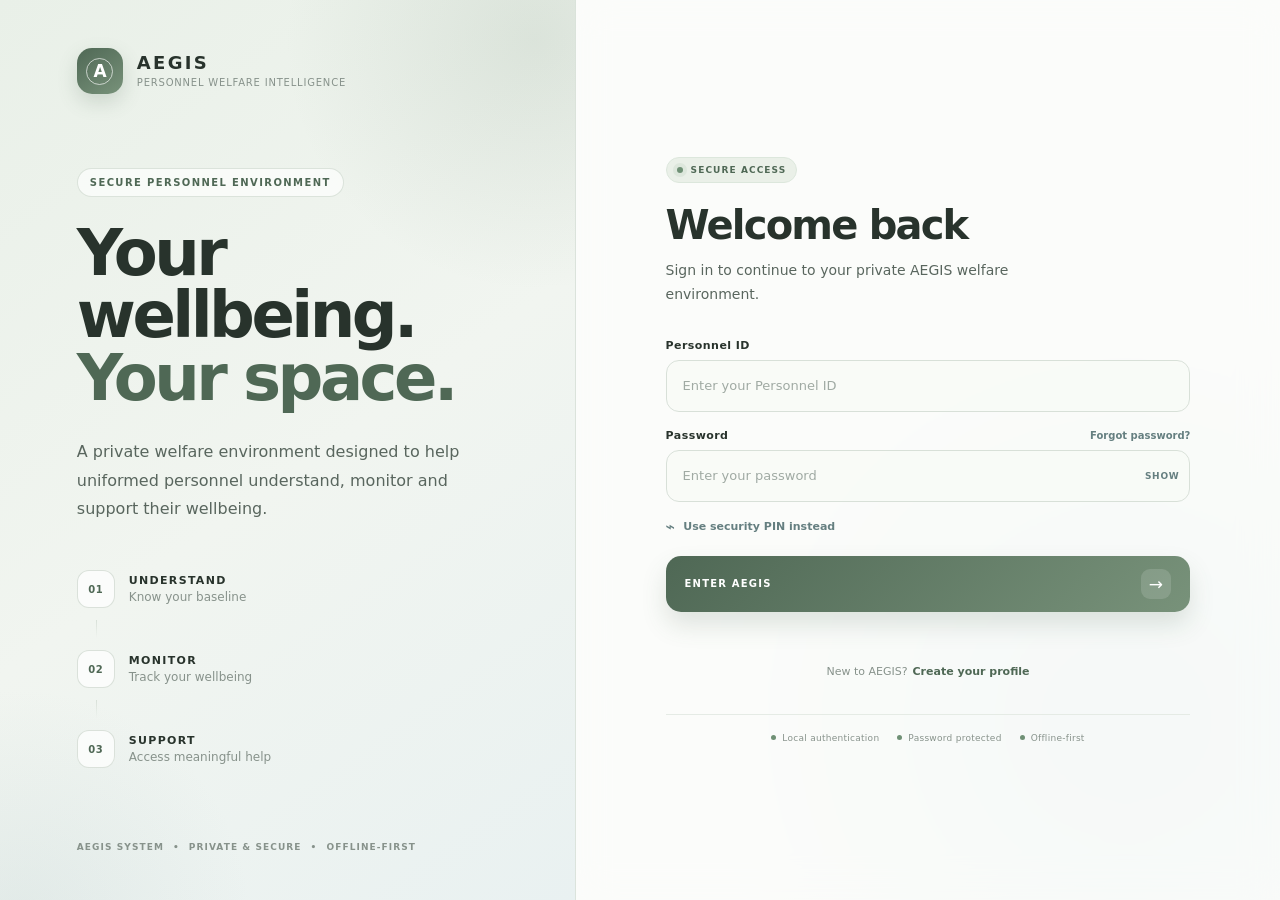
<file: health.html>
<!DOCTYPE html>
<html lang="en">
<head>
    <meta charset="UTF-8">
    <meta name="viewport" content="width=device-width, initial-scale=1.0">
    <title>AEGIS — Health Screening</title>

    <link rel="preconnect" href="https://fonts.googleapis.com">
    <link rel="preconnect" href="https://fonts.gstatic.com" crossorigin>

    <link href="https://fonts.googleapis.com/css2?family=DM+Mono:wght@300;400;500&family=Inter:wght@300;400;500;600&family=Playfair+Display:wght@500;600&display=swap" rel="stylesheet">

    <style>
        :root {
            --bg: #F5F7F2;
            --panel: #FFFFFF;
            --panel-2: #F8FAF7;
            --border: rgba(183, 210, 160, 0.16);
            --accent: #b7d2a0;
            --accent-soft: rgba(183, 210, 160, 0.10);
            --text: #e9eee5;
            --muted: #8e9889;
            --danger: #d88989;
            --warning: #d7bd79;
            --good: #9fca91;
        }

        * {
            margin: 0;
            padding: 0;
            box-sizing: border-box;
        }

        html {
            scroll-behavior: smooth;
        }

        body {
            min-height: 100vh;
            background:
                radial-gradient(circle at 80% 15%, rgba(183, 210, 160, 0.07), transparent 28%),
                radial-gradient(circle at 15% 80%, rgba(183, 210, 160, 0.035), transparent 25%),
                var(--bg);
            color: var(--text);
            font-family: "Inter", sans-serif;
            overflow-x: hidden;
        }

        body::before {
            content: "";
            position: fixed;
            inset: 0;
            pointer-events: none;
            opacity: 0.25;
            background-image:
                linear-gradient(rgba(255,255,255,0.018) 1px, transparent 1px),
                linear-gradient(90deg, rgba(255,255,255,0.018) 1px, transparent 1px);
            background-size: 42px 42px;
            mask-image: linear-gradient(to bottom, black, transparent 90%);
        }

        /* NAVIGATION */

        .navbar {
            width: 100%;
            height: 82px;
            padding: 0 6%;
            display: flex;
            align-items: center;
            justify-content: space-between;
            border-bottom: 1px solid var(--border);
            position: relative;
            z-index: 10;
            background: rgba(8, 10, 8, 0.82);
            backdrop-filter: blur(14px);
        }

        .brand {
            display: flex;
            align-items: center;
            gap: 14px;
        }

        .brand-mark {
            width: 34px;
            height: 34px;
            border: 1px solid var(--accent);
            border-radius: 50%;
            position: relative;
            display: grid;
            place-items: center;
        }

        .brand-mark::before {
            content: "";
            width: 12px;
            height: 12px;
            border: 1px solid var(--accent);
            border-radius: 50%;
        }

        .brand-name {
            font-family: "DM Mono", monospace;
            font-size: 15px;
            letter-spacing: 0.18em;
        }

        .brand-sub {
            color: var(--muted);
            font-family: "DM Mono", monospace;
            font-size: 9px;
            letter-spacing: 0.12em;
            margin-top: 3px;
        }

        .nav-status {
            font-family: "DM Mono", monospace;
            font-size: 10px;
            color: var(--accent);
            letter-spacing: 0.12em;
            display: flex;
            align-items: center;
            gap: 8px;
        }

        .status-dot {
            width: 7px;
            height: 7px;
            background: var(--accent);
            border-radius: 50%;
            box-shadow: 0 0 12px rgba(183, 210, 160, 0.8);
        }

        /* MAIN */

        .page {
            width: min(1400px, 88%);
            margin: 0 auto;
            padding: 90px 0 100px;
        }

        .eyebrow {
            color: var(--accent);
            font-family: "DM Mono", monospace;
            font-size: 11px;
            letter-spacing: 0.18em;
            margin-bottom: 22px;
        }

        .hero {
            max-width: 900px;
        }

        .hero h1 {
            font-family: "Playfair Display", serif;
            font-size: clamp(58px, 8vw, 112px);
            font-weight: 500;
            line-height: 0.88;
            letter-spacing: -0.045em;
            margin-bottom: 34px;
        }

        .hero h1 span {
            color: var(--accent);
        }

        .hero-description {
            max-width: 650px;
            color: var(--muted);
            line-height: 1.8;
            font-size: 15px;
        }

        /* SYSTEM BAR */

        .system-bar {
            margin-top: 60px;
            display: grid;
            grid-template-columns: repeat(4, 1fr);
            border-top: 1px solid var(--border);
            border-bottom: 1px solid var(--border);
        }

        .system-item {
            padding: 19px 20px;
            border-right: 1px solid var(--border);
        }

        .system-item:last-child {
            border-right: none;
        }

        .system-label {
            color: var(--muted);
            font-family: "DM Mono", monospace;
            font-size: 9px;
            letter-spacing: 0.1em;
            margin-bottom: 8px;
        }

        .system-value {
            font-family: "DM Mono", monospace;
            font-size: 11px;
            color: var(--accent);
        }

        /* SECTION */

        .section {
            margin-top: 80px;
        }

        .section-heading {
            display: flex;
            justify-content: space-between;
            align-items: end;
            margin-bottom: 25px;
        }

        .section-title {
            font-family: "DM Mono", monospace;
            font-size: 12px;
            letter-spacing: 0.14em;
            color: var(--accent);
        }

        .section-description {
            color: var(--muted);
            font-size: 12px;
        }

        /* SCREENING GRID */

        .screening-grid {
            display: grid;
            grid-template-columns: repeat(3, 1fr);
            gap: 14px;
        }

        .health-card {
            min-height: 220px;
            padding: 27px;
            border: 1px solid var(--border);
            background:
                linear-gradient(145deg, rgba(183,210,160,0.035), transparent 60%),
                var(--panel);
            position: relative;
            overflow: hidden;
            transition: 0.3s ease;
        }

        .health-card:hover {
            border-color: rgba(183,210,160,0.38);
            transform: translateY(-3px);
        }

        .health-card::after {
            content: "";
            position: absolute;
            width: 120px;
            height: 120px;
            right: -55px;
            bottom: -55px;
            border: 1px solid rgba(183,210,160,0.09);
            border-radius: 50%;
        }

        .health-icon {
            width: 42px;
            height: 42px;
            border: 1px solid var(--border);
            display: grid;
            place-items: center;
            color: var(--accent);
            font-family: "DM Mono", monospace;
            font-size: 11px;
            margin-bottom: 24px;
        }

        .health-card h3 {
            font-size: 17px;
            font-weight: 500;
            margin-bottom: 8px;
        }

        .health-card p {
            color: var(--muted);
            font-size: 12px;
            line-height: 1.7;
            max-width: 300px;
        }

        .health-value {
            margin-top: 25px;
            font-family: "DM Mono", monospace;
            font-size: 25px;
            color: var(--accent);
        }

        .health-unit {
            color: var(--muted);
            font-size: 10px;
            margin-left: 5px;
        }

        .health-status {
            margin-top: 8px;
            color: var(--good);
            font-family: "DM Mono", monospace;
            font-size: 9px;
            letter-spacing: 0.12em;
        }

        /* EYE SCREENING */

        .eye-panel {
            display: grid;
            grid-template-columns: 1.15fr 0.85fr;
            gap: 14px;
        }

        .eye-test,
        .eye-result {
            border: 1px solid var(--border);
            background: var(--panel);
            padding: 35px;
        }

        .eye-test h3,
        .eye-result h3 {
            font-size: 18px;
            font-weight: 500;
            margin-bottom: 10px;
        }

        .eye-test p,
        .eye-result p {
            color: var(--muted);
            font-size: 12px;
            line-height: 1.7;
        }

        .vision-display {
            margin: 35px 0;
            min-height: 170px;
            border: 1px solid var(--border);
            display: grid;
            place-items: center;
            position: relative;
            overflow: hidden;
            background:
                radial-gradient(circle, rgba(183,210,160,0.05), transparent 50%);
        }

        .vision-display::before {
            content: "";
            position: absolute;
            width: 1px;
            height: 100%;
            background: rgba(183,210,160,0.08);
        }

        .vision-display::after {
            content: "";
            position: absolute;
            width: 100%;
            height: 1px;
            background: rgba(183,210,160,0.08);
        }

        .vision-letter {
            font-family: "DM Mono", monospace;
            font-size: 76px;
            color: var(--accent);
            position: relative;
            z-index: 2;
        }

        .vision-controls {
            display: flex;
            gap: 10px;
            flex-wrap: wrap;
        }

        .vision-btn {
            border: 1px solid var(--border);
            background: transparent;
            color: var(--text);
            padding: 11px 16px;
            cursor: pointer;
            font-family: "DM Mono", monospace;
            font-size: 10px;
            transition: 0.2s ease;
        }

        .vision-btn:hover,
        .vision-btn.active {
            background: var(--accent-soft);
            border-color: var(--accent);
            color: var(--accent);
        }

        .vision-score {
            margin-top: 35px;
            padding-bottom: 25px;
            border-bottom: 1px solid var(--border);
        }

        .score-number {
            font-family: "Playfair Display", serif;
            font-size: 65px;
            color: var(--accent);
        }

        .score-label {
            color: var(--muted);
            font-family: "DM Mono", monospace;
            font-size: 9px;
            letter-spacing: 0.1em;
        }

        .result-list {
            margin-top: 25px;
        }

        .result-row {
            display: flex;
            justify-content: space-between;
            padding: 13px 0;
            border-bottom: 1px solid rgba(183,210,160,0.08);
            font-family: "DM Mono", monospace;
            font-size: 10px;
        }

        .result-row span:first-child {
            color: var(--muted);
        }

        .result-row span:last-child {
            color: var(--accent);
        }

        /* WEARABLE */

        .wearable {
            margin-top: 14px;
            padding: 38px;
            border: 1px solid var(--border);
            background:
                linear-gradient(120deg, rgba(183,210,160,0.055), transparent 55%),
                var(--panel);
            display: grid;
            grid-template-columns: 1fr auto;
            gap: 30px;
            align-items: center;
        }

        .wearable-label {
            color: var(--accent);
            font-family: "DM Mono", monospace;
            font-size: 10px;
            letter-spacing: 0.13em;
            margin-bottom: 14px;
        }

        .wearable h3 {
            font-family: "Playfair Display", serif;
            font-size: 34px;
            font-weight: 500;
            margin-bottom: 12px;
        }

        .wearable p {
            max-width: 680px;
            color: var(--muted);
            line-height: 1.7;
            font-size: 12px;
        }

        .connect-btn {
            padding: 16px 25px;
            border: 1px solid var(--accent);
            background: var(--accent);
            color: #0b0d0b;
            font-family: "DM Mono", monospace;
            font-size: 10px;
            letter-spacing: 0.1em;
            cursor: pointer;
            transition: 0.25s ease;
            white-space: nowrap;
        }

        .connect-btn:hover {
            transform: translateY(-2px);
            box-shadow: 0 8px 30px rgba(183,210,160,0.13);
        }

        .wearable-status {
            display: none;
            margin-top: 18px;
            color: var(--accent);
            font-family: "DM Mono", monospace;
            font-size: 10px;
        }

        /* SECURITY */

        .security-panel {
            margin-top: 14px;
            padding: 27px 30px;
            border: 1px solid var(--border);
            display: flex;
            justify-content: space-between;
            align-items: center;
            background: rgba(183,210,160,0.025);
        }

        .security-left {
            display: flex;
            gap: 15px;
            align-items: center;
        }

        .security-icon {
            width: 35px;
            height: 35px;
            border: 1px solid var(--accent);
            display: grid;
            place-items: center;
            color: var(--accent);
            font-family: "DM Mono", monospace;
            font-size: 10px;
        }

        .security-text strong {
            display: block;
            font-family: "DM Mono", monospace;
            font-size: 10px;
            letter-spacing: 0.1em;
            margin-bottom: 6px;
        }

        .security-text span {
            color: var(--muted);
            font-size: 11px;
        }

        .security-tag {
            font-family: "DM Mono", monospace;
            color: var(--accent);
            font-size: 9px;
            letter-spacing: 0.1em;
        }

        /* FOOTER */

        footer {
            width: min(1400px, 88%);
            margin: 0 auto;
            padding: 35px 0;
            border-top: 1px solid var(--border);
            display: flex;
            justify-content: space-between;
            color: var(--muted);
            font-family: "DM Mono", monospace;
            font-size: 9px;
            letter-spacing: 0.08em;
        }

        /* RESPONSIVE */

        @media (max-width: 950px) {
            .screening-grid {
                grid-template-columns: repeat(2, 1fr);
            }

            .eye-panel {
                grid-template-columns: 1fr;
            }

            .system-bar {
                grid-template-columns: repeat(2, 1fr);
            }

            .system-item:nth-child(2) {
                border-right: none;
            }

            .system-item:nth-child(-n+2) {
                border-bottom: 1px solid var(--border);
            }
        }

        @media (max-width: 650px) {
            .navbar {
                padding: 0 5%;
            }

            .nav-status {
                display: none;
            }

            .page {
                width: 90%;
                padding-top: 60px;
            }

            .hero h1 {
                font-size: 60px;
            }

            .screening-grid {
                grid-template-columns: 1fr;
            }

            .system-bar {
                grid-template-columns: 1fr;
            }

            .system-item {
                border-right: none;
                border-bottom: 1px solid var(--border);
            }

            .system-item:last-child {
                border-bottom: none;
            }

            .wearable {
                grid-template-columns: 1fr;
            }

            .security-panel {
                align-items: flex-start;
                gap: 20px;
                flex-direction: column;
            }

            footer {
                flex-direction: column;
                gap: 10px;
            }
        }
    </style>

    <link rel="stylesheet" href="theme.css">
</head>

<body>

    <!-- NAVIGATION -->
    <nav class="navbar">
        <div class="brand">
            <div class="brand-mark"></div>

            <div>
                <div class="brand-name">AEGIS</div>
                <div class="brand-sub">PERSONNEL WELFARE INTELLIGENCE</div>
            </div>
        </div>

        <nav class="module-nav" aria-label="AEGIS modules">
            <a href="index.html">HOME</a>
            <a href="wellness.html">WELLNESS</a>
            <a href="stress.html">STRESS</a>
            <a href="health.html">HEALTH</a>
            <a href="family.html">FAMILY</a>
            <a href="mental.html">MENTAL</a>
            <a href="dashboard.html">Dashboard</a>
        </nav>

        <div class="nav-status">
            <span class="status-dot"></span>
            LOCAL SECURE NODE
        </div>
    </nav>


    <main class="page">

        <!-- HERO -->
        <section class="hero">

            <div class="eyebrow">
                MODULE 004 / HEALTH INTELLIGENCE
            </div>

            <h1>
                HEALTH<br>
                <span>SCREENING.</span>
            </h1>

            <p class="hero-description">
                A dedicated health-monitoring layer for personnel welfare.
                Screen key health indicators locally and optionally receive
                health data from a compatible wearable device.
            </p>

        </section>


        <!-- SYSTEM STATUS -->
        <div class="system-bar">

            <div class="system-item">
                <div class="system-label">SCREENING STATUS</div>
                <div class="system-value">READY</div>
            </div>

            <div class="system-item">
                <div class="system-label">PROCESSING MODE</div>
                <div class="system-value">LOCAL / OFFLINE</div>
            </div>

            <div class="system-item">
                <div class="system-label">WEARABLE LINK</div>
                <div class="system-value">HEALTH ONLY</div>
            </div>

            <div class="system-item">
                <div class="system-label">EXTERNAL CONNECTION</div>
                <div class="system-value">DISABLED</div>
            </div>

        </div>


        <!-- HEALTH INDICATORS -->
        <section class="section">

            <div class="section-heading">

                <div class="section-title">
                    01 / HEALTH INDICATORS
                </div>

                <div class="section-description">
                    Local health signal overview
                </div>

            </div>


            <div class="screening-grid">

                <div class="health-card">

                    <div class="health-icon">HR</div>

                    <h3>Heart Rate</h3>

                    <p>
                        Current resting heart-rate signal captured
                        from an optional health wearable.
                    </p>

                    <div class="health-value">
                        72
                        <span class="health-unit">BPM</span>
                    </div>

                    <div class="health-status">
                        ● WITHIN REFERENCE RANGE
                    </div>

                </div>


                <div class="health-card">

                    <div class="health-icon">O₂</div>

                    <h3>Blood Oxygen</h3>

                    <p>
                        Peripheral oxygen saturation reading
                        from the health monitoring layer.
                    </p>

                    <div class="health-value">
                        98
                        <span class="health-unit">%</span>
                    </div>

                    <div class="health-status">
                        ● NORMAL SIGNAL
                    </div>

                </div>


                <div class="health-card">

                    <div class="health-icon">RR</div>

                    <h3>Respiration</h3>

                    <p>
                        Respiratory-rate indicator available when
                        supported by the connected health device.
                    </p>

                    <div class="health-value">
                        15
                        <span class="health-unit">/ MIN</span>
                    </div>

                    <div class="health-status">
                        ● STABLE
                    </div>

                </div>


                <div class="health-card">

                    <div class="health-icon">TMP</div>

                    <h3>Temperature</h3>

                    <p>
                        Body-temperature signal for identifying
                        unusual changes requiring attention.
                    </p>

                    <div class="health-value">
                        36.7
                        <span class="health-unit">°C</span>
                    </div>

                    <div class="health-status">
                        ● STABLE
                    </div>

                </div>


                <div class="health-card">

                    <div class="health-icon">SLP</div>

                    <h3>Sleep Recovery</h3>

                    <p>
                        Sleep-related recovery information derived
                        from locally available health data.
                    </p>

                    <div class="health-value">
                        82
                        <span class="health-unit">%</span>
                    </div>

                    <div class="health-status">
                        ● GOOD RECOVERY
                    </div>

                </div>


                <div class="health-card">

                    <div class="health-icon">ACT</div>

                    <h3>Activity Load</h3>

                    <p>
                        Physical activity load used to provide
                        additional context to wellness monitoring.
                    </p>

                    <div class="health-value">
                        64
                        <span class="health-unit">%</span>
                    </div>

                    <div class="health-status">
                        ● MODERATE LOAD
                    </div>

                </div>

            </div>

        </section>


        <!-- EYE SCREENING -->
        <section class="section">

            <div class="section-heading">

                <div class="section-title">
                    02 / VISION SCREENING
                </div>

                <div class="section-description">
                    Basic visual acuity demonstration
                </div>

            </div>


            <div class="eye-panel">

                <div class="eye-test">

                    <h3>Visual Acuity Check</h3>

                    <p>
                        A simple visual screening interface for the prototype.
                        Select the direction of the opening in the symbol shown below.
                    </p>

                    <div class="vision-display">
                        <div class="vision-letter" id="visionLetter">
                            C
                        </div>
                    </div>

                    <div class="vision-controls">

                        <button class="vision-btn" onclick="visionAnswer('UP')">
                            UP
                        </button>

                        <button class="vision-btn" onclick="visionAnswer('DOWN')">
                            DOWN
                        </button>

                        <button class="vision-btn" onclick="visionAnswer('LEFT')">
                            LEFT
                        </button>

                        <button class="vision-btn" onclick="visionAnswer('RIGHT')">
                            RIGHT
                        </button>

                    </div>

                </div>


                <div class="eye-result">

                    <h3>Screening Result</h3>

                    <p>
                        This demonstration records the interaction locally
                        and updates the screening summary.
                    </p>

                    <div class="vision-score">

                        <div class="score-number" id="visionScore">
                            --
                        </div>

                        <div class="score-label">
                            CURRENT VISION SCORE
                        </div>

                    </div>

                    <div class="result-list">

                        <div class="result-row">
                            <span>RESPONSES</span>
                            <span id="visionResponses">0</span>
                        </div>

                        <div class="result-row">
                            <span>CORRECT</span>
                            <span id="visionCorrect">0</span>
                        </div>

                        <div class="result-row">
                            <span>STATUS</span>
                            <span id="visionStatus">NOT STARTED</span>
                        </div>

                    </div>

                </div>

            </div>

        </section>


        <!-- WEARABLE -->
        <section class="section">

            <div class="section-heading">

                <div class="section-title">
                    03 / HEALTH DEVICE LINK
                </div>

                <div class="section-description">
                    Optional wearable integration
                </div>

            </div>


            <div class="wearable">

                <div>

                    <div class="wearable-label">
                        HEALTH-ONLY CONNECTION
                    </div>

                    <h3>
                        CONNECT A WEARABLE.
                    </h3>

                    <p>
                        AEGIS can be designed to receive selected health
                        measurements from a compatible smartwatch or wearable.
                        The connection is limited to health-related information
                        such as heart rate, oxygen saturation, sleep and activity.
                        No general device access is required by this module.
                    </p>

                    <div class="wearable-status" id="wearableStatus">
                        ● DEMO DEVICE CONNECTED — HEALTH CHANNEL ACTIVE
                    </div>

                </div>

                <button class="connect-btn" onclick="connectWearable()">
                    CONNECT DEVICE
                </button>

            </div>


            <!-- SECURITY -->
            <div class="security-panel">

                <div class="security-left">

                    <div class="security-icon">
                        SEC
                    </div>

                    <div class="security-text">

                        <strong>
                            LOCAL HEALTH DATA PROTECTION
                        </strong>

                        <span>
                            Prototype data remains on this device.
                            No external health-data transmission is enabled.
                        </span>

                    </div>

                </div>

                <div class="security-tag">
                    HEALTH DATA ONLY / OFFLINE FIRST
                </div>

            </div>

        </section>

    </main>


    <!-- FOOTER -->
    <footer>

        <div>
            AEGIS / PERSONNEL WELFARE INTELLIGENCE
        </div>

        <div>
            MODULE 004 / HEALTH SCREENING
        </div>

        <div>
            LOCAL PROTOTYPE
        </div>

    </footer>


    <script>

        /* ==========================================
           VISION SCREENING
        ========================================== */

        const visionLetters = [
            { letter: "C", answer: "RIGHT" },
            { letter: "◐", answer: "LEFT" },
            { letter: "◓", answer: "RIGHT" },
            { letter: "◒", answer: "UP" },
            { letter: "◓", answer: "DOWN" }
        ];

        let currentVisionIndex = 0;
        let visionResponses = 0;
        let visionCorrect = 0;


        function visionAnswer(answer) {

            const current = visionLetters[currentVisionIndex];

            visionResponses++;

            if (answer === current.answer) {
                visionCorrect++;
            }

            updateVisionScore();

            currentVisionIndex++;

            if (currentVisionIndex >= visionLetters.length) {
                currentVisionIndex = 0;
            }

            document.getElementById("visionLetter").textContent =
                visionLetters[currentVisionIndex].letter;
        }


        function updateVisionScore() {

            document.getElementById("visionResponses").textContent =
                visionResponses;

            document.getElementById("visionCorrect").textContent =
                visionCorrect;

            if (visionResponses === 0) {

                document.getElementById("visionScore").textContent = "--";

                document.getElementById("visionStatus").textContent =
                    "NOT STARTED";

                return;
            }

            const score = Math.round(
                (visionCorrect / visionResponses) * 100
            );

            document.getElementById("visionScore").textContent =
                score;

            let status = "";

            if (score >= 80) {
                status = "STABLE";
            } else if (score >= 60) {
                status = "MONITOR";
            } else {
                status = "SCREENING REQUIRED";
            }

            document.getElementById("visionStatus").textContent =
                status;
        }


        /* ==========================================
           WEARABLE DEMO
        ========================================== */

        function connectWearable() {

            const status =
                document.getElementById("wearableStatus");

            status.style.display = "block";

            status.textContent =
                "● DEMO DEVICE CONNECTED — HEALTH CHANNEL ACTIVE";

            localStorage.setItem(
                "aegisWearableConnected",
                "true"
            );
        }


        /* ==========================================
           LOAD LOCAL DEVICE STATUS
        ========================================== */

        window.addEventListener("DOMContentLoaded", () => {

            const connected =
                localStorage.getItem("aegisWearableConnected");

            if (connected === "true") {

                document.getElementById(
                    "wearableStatus"
                ).style.display = "block";

            }

        });

    </script>

    <script src="auth-guard.js"></script>

</body>
</html>
</file>
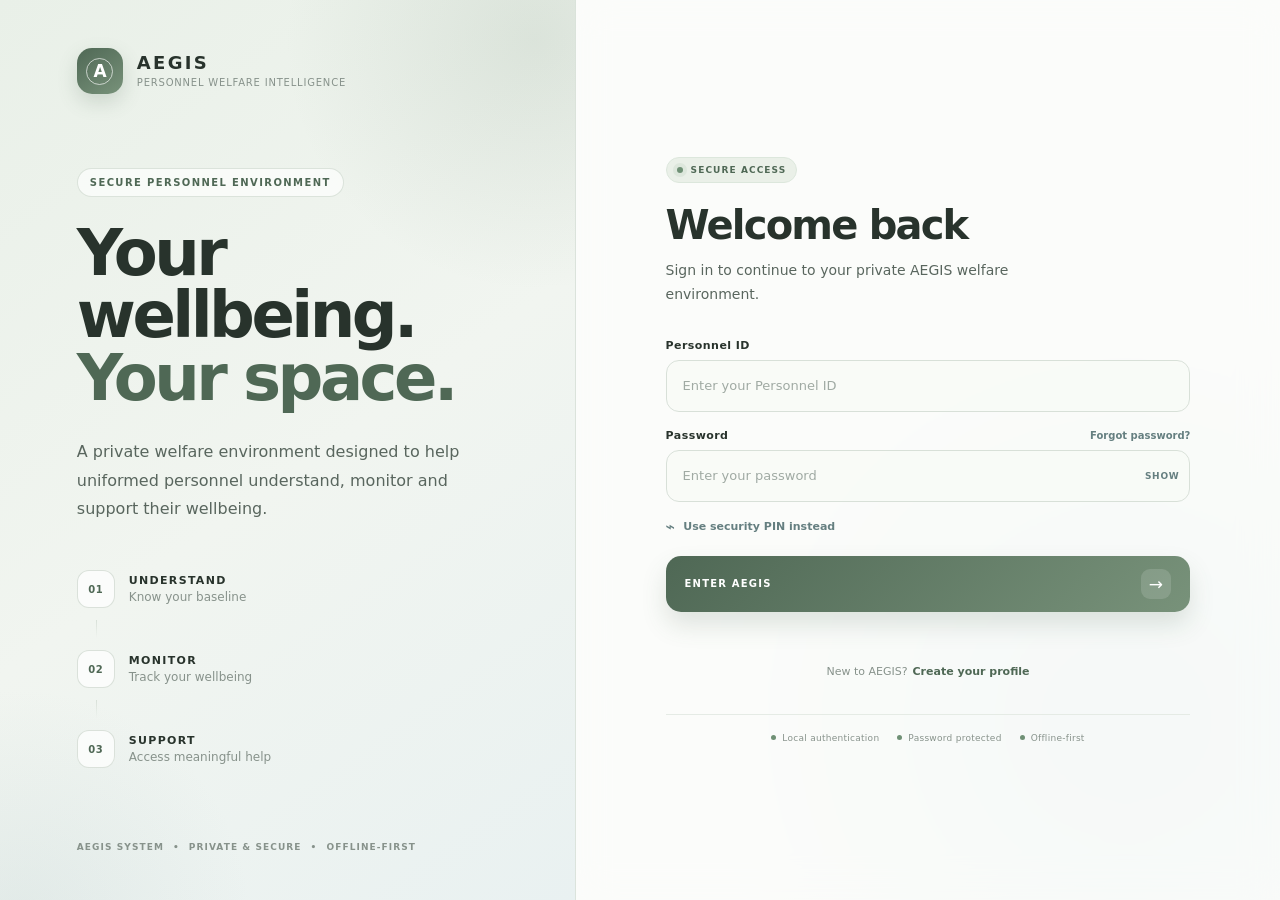
<file: login.html>
<!DOCTYPE html>

<html lang="en">
<head>
    <meta charset="UTF-8">
    <meta name="viewport" content="width=device-width, initial-scale=1.0">

<title>AEGIS — Secure Access</title>

<link rel="stylesheet" href="auth.css">

</head>

<body>

<div class="auth-shell">

    <!-- LEFT / BRAND PANEL -->
    <section class="brand-panel">

        <div class="brand-top">
            <div class="aegis-mark">
                <span class="mark-ring"></span>
                <span class="mark-core">A</span>
            </div>

            <div>
                <div class="brand-name">AEGIS</div>
                <div class="brand-subtitle">
                    Personnel Welfare Intelligence
                </div>
            </div>
        </div>

        <div class="brand-content">

            <div class="eyebrow">
                SECURE PERSONNEL ENVIRONMENT
            </div>

            <h1>
                Your wellbeing.
                <br>
                <span>Your space.</span>
            </h1>

            <p>
                A private welfare environment designed to help
                uniformed personnel understand, monitor and support
                their wellbeing.
            </p>

            <div class="system-flow">

                <div class="flow-item">
                    <div class="flow-icon">01</div>
                    <div>
                        <strong>UNDERSTAND</strong>
                        <small>Know your baseline</small>
                    </div>
                </div>

                <div class="flow-line"></div>

                <div class="flow-item">
                    <div class="flow-icon">02</div>
                    <div>
                        <strong>MONITOR</strong>
                        <small>Track your wellbeing</small>
                    </div>
                </div>

                <div class="flow-line"></div>

                <div class="flow-item">
                    <div class="flow-icon">03</div>
                    <div>
                        <strong>SUPPORT</strong>
                        <small>Access meaningful help</small>
                    </div>
                </div>

            </div>

        </div>

        <div class="brand-footer">
            <span>AEGIS SYSTEM</span>
            <span>•</span>
            <span>PRIVATE &amp; SECURE</span>
            <span>•</span>
            <span>OFFLINE-FIRST</span>
        </div>

    </section>


    <!-- AUTH PANEL -->
    <section class="auth-panel">

        <div class="auth-container">

            <!-- MOBILE BRAND -->
            <div class="mobile-brand">
                <div class="mobile-mark">A</div>
                <div>
                    <strong>AEGIS</strong>
                    <span>Personnel Welfare Intelligence</span>
                </div>
            </div>


            <!-- LOGIN -->
            <div id="loginView" class="auth-view active">

                <div class="auth-heading">
                    <div class="status-pill">
                        <span></span>
                        SECURE ACCESS
                    </div>

                    <h2>Welcome back</h2>

                    <p>
                        Sign in to continue to your private AEGIS
                        welfare environment.
                    </p>
                </div>


                <form id="loginForm" autocomplete="on">

                    <div class="field">
                        <label for="loginIdentifier">
                            Personnel ID
                        </label>

                        <input
                            type="text"
                            id="loginIdentifier"
                            name="username"
                            placeholder="Enter your Personnel ID"
                            autocomplete="username"
                            required
                        >
                    </div>


                    <div class="field">

                        <div class="field-label-row">
                            <label for="loginPassword">
                                Password
                            </label>

                            <button
                                type="button"
                                class="text-button"
                                id="showForgot"
                            >
                                Forgot password?
                            </button>
                        </div>

                        <div class="password-wrap">

                            <input
                                type="password"
                                id="loginPassword"
                                name="password"
                                placeholder="Enter your password"
                                autocomplete="current-password"
                                required
                            >

                            <button
                                type="button"
                                class="password-toggle"
                                data-target="loginPassword"
                                aria-label="Show password"
                            >
                                SHOW
                            </button>

                        </div>

                    </div>


                    <div class="pin-login-option">

                        <button
                            type="button"
                            class="secondary-action"
                            id="showPinLogin"
                        >
                            <span class="action-icon">⌁</span>
                            Use security PIN instead
                        </button>

                    </div>


                    <button
                        type="submit"
                        class="primary-button"
                    >
                        <span>ENTER AEGIS</span>
                        <span class="button-arrow">→</span>
                    </button>

                    <div id="loginMessage" class="form-message"></div>

                </form>


                <div class="switch-auth">

                    <span>New to AEGIS?</span>

                    <button
                        type="button"
                        class="link-button"
                        id="showSignup"
                    >
                        Create your profile
                    </button>

                </div>

            </div>


            <!-- SIGN UP -->
            <div id="signupView" class="auth-view">

                <div class="auth-heading">

                    <div class="status-pill">
                        <span></span>
                        NEW PERSONNEL PROFILE
                    </div>

                    <h2>Create your profile</h2>

                    <p>
                        Set up your private AEGIS environment.
                    </p>

                </div>


                <form id="signupForm" autocomplete="off">

                    <div class="form-grid">

                        <div class="field full">

                            <label for="fullName">
                                Full name
                            </label>

                            <input
                                type="text"
                                id="fullName"
                                placeholder="Enter your full name"
                                autocomplete="name"
                                required
                            >

                        </div>


                        <div class="field">

                            <label for="personnelId">
                                Personnel ID
                            </label>

                            <input
                                type="text"
                                id="personnelId"
                                placeholder="e.g. AEGIS-001"
                                required
                            >

                        </div>


                        <div class="field">

                            <label for="rank">
                                Rank
                            </label>

                            <input
                                type="text"
                                id="rank"
                                placeholder="e.g. Lieutenant"
                                required
                            >

                        </div>


                        <div class="field">

                            <label for="force">
                                Force / Organization
                            </label>

                            <input
                                type="text"
                                id="force"
                                placeholder="e.g. Indian Army"
                                required
                            >

                        </div>


                        <div class="field">

                            <label for="unit">
                                Unit / Department
                            </label>

                            <input
                                type="text"
                                id="unit"
                                placeholder="Enter your unit"
                                required
                            >

                        </div>


                        <div class="field full">

                            <label for="signupPassword">
                                Create password
                            </label>

                            <div class="password-wrap">

                                <input
                                    type="password"
                                    id="signupPassword"
                                    placeholder="Create a secure password"
                                    autocomplete="new-password"
                                    required
                                >

                                <button
                                    type="button"
                                    class="password-toggle"
                                    data-target="signupPassword"
                                >
                                    SHOW
                                </button>

                            </div>

                            <div class="password-strength">
                                <div
                                    class="strength-bar"
                                    id="strengthBar"
                                ></div>
                            </div>

                            <small
                                class="field-hint"
                                id="passwordHint"
                            >
                                Use at least 8 characters.
                            </small>

                        </div>


                        <div class="field full">

                            <label for="confirmPassword">
                                Confirm password
                            </label>

                            <div class="password-wrap">

                                <input
                                    type="password"
                                    id="confirmPassword"
                                    placeholder="Re-enter your password"
                                    autocomplete="new-password"
                                    required
                                >

                                <button
                                    type="button"
                                    class="password-toggle"
                                    data-target="confirmPassword"
                                >
                                    SHOW
                                </button>

                            </div>

                        </div>


                        <div class="field full">

                            <label for="securityPin">
                                Security PIN
                            </label>

                            <input
                                type="password"
                                id="securityPin"
                                inputmode="numeric"
                                maxlength="6"
                                placeholder="Create a 4–6 digit PIN"
                                autocomplete="off"
                                required
                            >

                            <small class="field-hint">
                                Your PIN can be used for quick local
                                account recovery.
                            </small>

                        </div>

                    </div>


                    <label class="consent-row">

                        <input
                            type="checkbox"
                            id="privacyConsent"
                            required
                        >

                        <span>
                            I understand that this prototype stores
                            my account information locally on this
                            device.
                        </span>

                    </label>


                    <button
                        type="submit"
                        class="primary-button"
                    >
                        <span>CREATE AEGIS PROFILE</span>
                        <span class="button-arrow">→</span>
                    </button>

                    <div
                        id="signupMessage"
                        class="form-message"
                    ></div>

                </form>


                <div class="switch-auth">

                    <span>Already have an account?</span>

                    <button
                        type="button"
                        class="link-button"
                        id="showLogin"
                    >
                        Sign in
                    </button>

                </div>

            </div>


            <!-- PIN LOGIN -->
            <div id="pinView" class="auth-view">

                <div class="auth-heading">

                    <div class="status-pill">
                        <span></span>
                        PIN ACCESS
                    </div>

                    <h2>Quick unlock</h2>

                    <p>
                        Enter your AEGIS security PIN to access
                        your local account.
                    </p>

                </div>


                <form id="pinForm">

                    <div class="field">

                        <label for="pinIdentifier">
                            Personnel ID
                        </label>

                        <input
                            type="text"
                            id="pinIdentifier"
                            placeholder="Enter your Personnel ID"
                            required
                        >

                    </div>


                    <div class="pin-display">

                        <input
                            type="password"
                            id="loginPin"
                            inputmode="numeric"
                            maxlength="6"
                            placeholder="••••••"
                            required
                        >

                    </div>


                    <button
                        type="submit"
                        class="primary-button"
                    >
                        <span>UNLOCK AEGIS</span>
                        <span class="button-arrow">→</span>
                    </button>

                    <div
                        id="pinMessage"
                        class="form-message"
                    ></div>

                </form>


                <div class="switch-auth">

                    <button
                        type="button"
                        class="link-button"
                        id="backToLogin"
                    >
                        ← Back to password login
                    </button>

                </div>

            </div>


            <!-- FORGOT PASSWORD -->
            <div id="forgotView" class="auth-view">

                <div class="auth-heading">

                    <div class="status-pill">
                        <span></span>
                        LOCAL RECOVERY
                    </div>

                    <h2>Reset access</h2>

                    <p>
                        This offline prototype uses your security PIN
                        to create a new password.
                    </p>

                </div>


                <form id="forgotForm">

                    <div class="field">

                        <label for="forgotIdentifier">
                            Personnel ID
                        </label>

                        <input
                            type="text"
                            id="forgotIdentifier"
                            placeholder="Enter your Personnel ID"
                            required
                        >

                    </div>


                    <div class="field">

                        <label for="recoveryPin">
                            Security PIN
                        </label>

                        <input
                            type="password"
                            id="recoveryPin"
                            inputmode="numeric"
                            maxlength="6"
                            placeholder="Enter your security PIN"
                            required
                        >

                    </div>


                    <div class="field">

                        <label for="newPassword">
                            New password
                        </label>

                        <div class="password-wrap">

                            <input
                                type="password"
                                id="newPassword"
                                placeholder="Create a new password"
                                required
                            >

                            <button
                                type="button"
                                class="password-toggle"
                                data-target="newPassword"
                            >
                                SHOW
                            </button>

                        </div>

                    </div>


                    <button
                        type="submit"
                        class="primary-button"
                    >
                        <span>RESET PASSWORD</span>
                        <span class="button-arrow">→</span>
                    </button>

                    <div
                        id="forgotMessage"
                        class="form-message"
                    ></div>

                </form>


                <div class="switch-auth">

                    <button
                        type="button"
                        class="link-button"
                        id="forgotBack"
                    >
                        ← Back to login
                    </button>

                </div>

            </div>


            <!-- SECURITY FOOTER -->
            <div class="security-footer">

                <div class="security-item">
                    <span class="security-dot"></span>
                    Local authentication
                </div>

                <div class="security-item">
                    <span class="security-dot"></span>
                    Password protected
                </div>

                <div class="security-item">
                    <span class="security-dot"></span>
                    Offline-first
                </div>

            </div>

        </div>

    </section>

</div>


<!-- SUCCESS OVERLAY -->
<div
    id="successOverlay"
    class="success-overlay"
    aria-hidden="true"
>

    <div class="success-card">

        <div class="success-check">
            ✓
        </div>

        <div class="success-eyebrow">
            AEGIS PROFILE CREATED
        </div>

        <h2>You're ready.</h2>

        <p>
            Your local personnel profile has been created.
            Redirecting you to secure access...
        </p>

        <div class="success-loader">
            <span></span>
        </div>

    </div>

</div>

<script>

/* =========================================================
   AEGIS AUTHENTICATION SYSTEM
   Frontend / Offline Prototype
   ========================================================= */

const ACCOUNT_KEY = "aegisLocalAccount";
const SESSION_KEY = "aegisSession";
const PROFILE_KEY = "aegisUserProfile";


/* ---------------------------------------------------------
   HELPERS
   --------------------------------------------------------- */

function $(id) {
    return document.getElementById(id);
}


function normalizeIdentifier(value) {
    return value.trim().toLowerCase();
}


function showMessage(elementId, message, type = "error") {

    const element = $(elementId);

    if (!element) return;

    element.textContent = message;
    element.className = "form-message " + type;

}


function clearMessages() {

    document
        .querySelectorAll(".form-message")
        .forEach(element => {
            element.textContent = "";
            element.className = "form-message";
        });

}


function switchView(viewId) {

    document
        .querySelectorAll(".auth-view")
        .forEach(view => {
            view.classList.remove("active");
        });

    $(viewId).classList.add("active");

    clearMessages();

    window.scrollTo({
        top: 0,
        behavior: "smooth"
    });

}


/* ---------------------------------------------------------
   PASSWORD HASHING
   PBKDF2 + SHA-256
   --------------------------------------------------------- */

function arrayBufferToBase64(buffer) {

    const bytes = new Uint8Array(buffer);

    let binary = "";

    bytes.forEach(byte => {
        binary += String.fromCharCode(byte);
    });

    return btoa(binary);
}


function base64ToArrayBuffer(base64) {

    const binary = atob(base64);

    const bytes = new Uint8Array(binary.length);

    for (let i = 0; i < binary.length; i++) {
        bytes[i] = binary.charCodeAt(i);
    }

    return bytes.buffer;
}


function generateSalt() {

    const salt = new Uint8Array(16);

    crypto.getRandomValues(salt);

    return arrayBufferToBase64(salt);
}


async function hashPassword(password, saltBase64) {

    const encoder = new TextEncoder();

    const passwordBuffer = encoder.encode(password);

    const saltBuffer = base64ToArrayBuffer(saltBase64);

    const keyMaterial = await crypto.subtle.importKey(
        "raw",
        passwordBuffer,
        "PBKDF2",
        false,
        ["deriveBits"]
    );

    const derivedBits = await crypto.subtle.deriveBits(
        {
            name: "PBKDF2",
            salt: saltBuffer,
            iterations: 150000,
            hash: "SHA-256"
        },
        keyMaterial,
        256
    );

    return arrayBufferToBase64(derivedBits);
}


/* ---------------------------------------------------------
   ACCOUNT STORAGE
   --------------------------------------------------------- */

function getAccount() {

    const raw = localStorage.getItem(ACCOUNT_KEY);

    if (!raw) return null;

    try {
        return JSON.parse(raw);
    } catch {
        return null;
    }

}


function saveAccount(account) {

    localStorage.setItem(
        ACCOUNT_KEY,
        JSON.stringify(account)
    );

}


function createSession(profile) {

    const session = {

        authenticated: true,

        personnelId: profile.personnelId,

        createdAt: Date.now(),

        lastActivity: Date.now()

    };

    sessionStorage.setItem(
        SESSION_KEY,
        JSON.stringify(session)
    );

}


function isAuthenticated() {

    const raw = sessionStorage.getItem(SESSION_KEY);

    if (!raw) return false;

    try {

        const session = JSON.parse(raw);

        return session.authenticated === true;

    } catch {

        return false;

    }

}


/* ---------------------------------------------------------
   PASSWORD VALIDATION
   --------------------------------------------------------- */

function passwordIsStrong(password) {

    if (password.length < 8) return false;

    const hasLetter = /[A-Za-z]/.test(password);

    const hasNumber = /\d/.test(password);

    return hasLetter && hasNumber;

}


function updatePasswordStrength(password) {

    const bar = $("strengthBar");
    const hint = $("passwordHint");

    if (!password) {

        bar.style.width = "0%";
        hint.textContent = "Use at least 8 characters.";
        return;

    }

    let score = 0;

    if (password.length >= 8) score++;
    if (password.length >= 12) score++;
    if (/[A-Z]/.test(password)) score++;
    if (/[a-z]/.test(password)) score++;
    if (/\d/.test(password)) score++;
    if (/[^A-Za-z0-9]/.test(password)) score++;

    const percentage = Math.min(
        100,
        Math.round((score / 6) * 100)
    );

    bar.style.width = percentage + "%";

    if (score <= 2) {

        hint.textContent = "Password strength: weak";

    } else if (score <= 4) {

        hint.textContent = "Password strength: moderate";

    } else {

        hint.textContent = "Password strength: strong";

    }

}


/* ---------------------------------------------------------
   LOGIN
   --------------------------------------------------------- */

$("loginForm").addEventListener("submit", async function(event) {

    event.preventDefault();

    clearMessages();

    const identifier = normalizeIdentifier(
        $("loginIdentifier").value
    );

    const password = $("loginPassword").value;

    const account = getAccount();

    if (!account) {

        showMessage(
            "loginMessage",
            "No AEGIS profile exists on this device. Create your profile first.",
            "error"
        );

        return;

    }


    if (identifier !== account.personnelId) {

        showMessage(
            "loginMessage",
            "Personnel ID or password is incorrect.",
            "error"
        );

        return;

    }


    const passwordHash = await hashPassword(
        password,
        account.passwordSalt
    );


    if (passwordHash !== account.passwordHash) {

        showMessage(
            "loginMessage",
            "Personnel ID or password is incorrect.",
            "error"
        );

        return;

    }


    createSession(account.profile);

    showMessage(
        "loginMessage",
        "Access verified. Entering AEGIS...",
        "success"
    );


    setTimeout(() => {

        window.location.href = "index.html";

    }, 700);

});


/* ---------------------------------------------------------
   SIGN UP
   --------------------------------------------------------- */

$("signupForm").addEventListener("submit", async function(event) {

    event.preventDefault();

    clearMessages();

    const existingAccount = getAccount();

    if (existingAccount) {

        showMessage(
            "signupMessage",
            "An AEGIS account already exists on this device. Please log in instead.",
            "error"
        );

        return;

    }


    const fullName = $("fullName").value.trim();

    const personnelId = normalizeIdentifier(
        $("personnelId").value
    );

    const rank = $("rank").value.trim();

    const force = $("force").value.trim();

    const unit = $("unit").value.trim();

    const password = $("signupPassword").value;

    const confirmPassword = $("confirmPassword").value;

    const pin = $("securityPin").value.trim();

    const consent = $("privacyConsent").checked;


    if (!fullName || !personnelId || !rank || !force || !unit) {

        showMessage(
            "signupMessage",
            "Please complete all personnel information.",
            "error"
        );

        return;

    }


    if (!passwordIsStrong(password)) {

        showMessage(
            "signupMessage",
            "Password must contain at least 8 characters, including a letter and a number.",
            "error"
        );

        return;

    }


    if (password !== confirmPassword) {

        showMessage(
            "signupMessage",
            "Passwords do not match.",
            "error"
        );

        return;

    }


    if (!/^\d{4,6}$/.test(pin)) {

        showMessage(
            "signupMessage",
            "Security PIN must contain 4–6 digits.",
            "error"
        );

        return;

    }


    if (!consent) {

        showMessage(
            "signupMessage",
            "Please confirm the local-storage privacy notice.",
            "error"
        );

        return;

    }


    const salt = generateSalt();

    const passwordHash = await hashPassword(
        password,
        salt
    );


    const pinSalt = generateSalt();

    const pinHash = await hashPassword(
        pin,
        pinSalt
    );


    const profile = {

        fullName,

        personnelId,

        rank,

        force,

        unit,

        createdAt: new Date().toISOString(),

        wellnessPreferences: {

            dailyCheckIn: true,

            reminders: true,

            recoveryTracking: true

        },

        healthPreferences: {

            wearableConnected: false

        },

        privacyPreferences: {

            localStorage: true,

            appLock: true

        },

        aiPreferences: {

            voiceInteraction: true,

            digitalHuman: true

        }

    };


    const account = {

        version: 1,

        personnelId,

        passwordHash,

        passwordSalt: salt,

        pinHash,

        pinSalt,

        profile

    };


    saveAccount(account);

    localStorage.setItem(
        PROFILE_KEY,
        JSON.stringify(profile)
    );


    $("successOverlay").classList.add("visible");

    $("successOverlay").setAttribute(
        "aria-hidden",
        "false"
    );


    setTimeout(() => {

        switchView("loginView");

        $("loginIdentifier").value = personnelId;

        $("successOverlay").classList.remove("visible");

        $("successOverlay").setAttribute(
            "aria-hidden",
            "true"
        );

        showMessage(
            "loginMessage",
            "Profile created successfully. You can now sign in.",
            "success"
        );

    }, 2200);

});


/* ---------------------------------------------------------
   PIN LOGIN
   --------------------------------------------------------- */

$("pinForm").addEventListener("submit", async function(event) {

    event.preventDefault();

    clearMessages();

    const identifier = normalizeIdentifier(
        $("pinIdentifier").value
    );

    const pin = $("loginPin").value.trim();

    const account = getAccount();

    if (!account) {

        showMessage(
            "pinMessage",
            "No AEGIS profile exists on this device.",
            "error"
        );

        return;

    }


    if (identifier !== account.personnelId) {

        showMessage(
            "pinMessage",
            "Personnel ID or PIN is incorrect.",
            "error"
        );

        return;

    }


    const pinHash = await hashPassword(
        pin,
        account.pinSalt
    );


    if (pinHash !== account.pinHash) {

        showMessage(
            "pinMessage",
            "Personnel ID or PIN is incorrect.",
            "error"
        );

        return;

    }


    createSession(account.profile);


    showMessage(
        "pinMessage",
        "Identity verified. Entering AEGIS...",
        "success"
    );


    setTimeout(() => {

        window.location.href = "index.html";

    }, 700);

});


/* ---------------------------------------------------------
   PASSWORD RECOVERY
   --------------------------------------------------------- */

$("forgotForm").addEventListener("submit", async function(event) {

    event.preventDefault();

    clearMessages();

    const identifier = normalizeIdentifier(
        $("forgotIdentifier").value
    );

    const pin = $("recoveryPin").value.trim();

    const newPassword = $("newPassword").value;

    const account = getAccount();


    if (!account) {

        showMessage(
            "forgotMessage",
            "No local AEGIS account was found.",
            "error"
        );

        return;

    }


    if (identifier !== account.personnelId) {

        showMessage(
            "forgotMessage",
            "Personnel ID or PIN is incorrect.",
            "error"
        );

        return;

    }


    const pinHash = await hashPassword(
        pin,
        account.pinSalt
    );


    if (pinHash !== account.pinHash) {

        showMessage(
            "forgotMessage",
            "Personnel ID or PIN is incorrect.",
            "error"
        );

        return;

    }


    if (!passwordIsStrong(newPassword)) {

        showMessage(
            "forgotMessage",
            "New password must contain at least 8 characters, including a letter and a number.",
            "error"
        );

        return;

    }


    const newSalt = generateSalt();

    const newHash = await hashPassword(
        newPassword,
        newSalt
    );


    account.passwordSalt = newSalt;

    account.passwordHash = newHash;


    saveAccount(account);


    showMessage(
        "forgotMessage",
        "Password reset successfully. You can now log in.",
        "success"
    );


    setTimeout(() => {

        switchView("loginView");

        $("loginIdentifier").value = identifier;

    }, 1000);

});


/* ---------------------------------------------------------
   NAVIGATION BETWEEN AUTH VIEWS
   --------------------------------------------------------- */

$("showSignup").addEventListener(
    "click",
    () => switchView("signupView")
);


$("showLogin").addEventListener(
    "click",
    () => switchView("loginView")
);


$("showPinLogin").addEventListener(
    "click",
    () => switchView("pinView")
);


$("backToLogin").addEventListener(
    "click",
    () => switchView("loginView")
);


$("showForgot").addEventListener(
    "click",
    () => switchView("forgotView")
);


$("forgotBack").addEventListener(
    "click",
    () => switchView("loginView")
);


/* ---------------------------------------------------------
   PASSWORD VISIBILITY
   --------------------------------------------------------- */

document
    .querySelectorAll(".password-toggle")
    .forEach(button => {

        button.addEventListener("click", function() {

            const target = $(this.dataset.target);

            if (target.type === "password") {

                target.type = "text";

                this.textContent = "HIDE";

            } else {

                target.type = "password";

                this.textContent = "SHOW";

            }

        });

    });


/* ---------------------------------------------------------
   PASSWORD STRENGTH
   --------------------------------------------------------- */

$("signupPassword").addEventListener(
    "input",
    function() {
        updatePasswordStrength(this.value);
    }
);


/* ---------------------------------------------------------
   PIN INPUT RESTRICTION
   --------------------------------------------------------- */

[
    "securityPin",
    "loginPin",
    "recoveryPin"
].forEach(id => {

    $(id).addEventListener("input", function() {

        this.value = this.value
            .replace(/\D/g, "")
            .slice(0, 6);

    });

});


/* ---------------------------------------------------------
   IF SESSION ALREADY EXISTS
   --------------------------------------------------------- */

if (isAuthenticated()) {

    const existingAccount = getAccount();

    if (existingAccount) {

        /*
         * We intentionally do not automatically redirect here.
         * This lets the user see the authentication screen again
         * during development if needed.
         */

    }

}

</script>

</body>
</html>
</file>
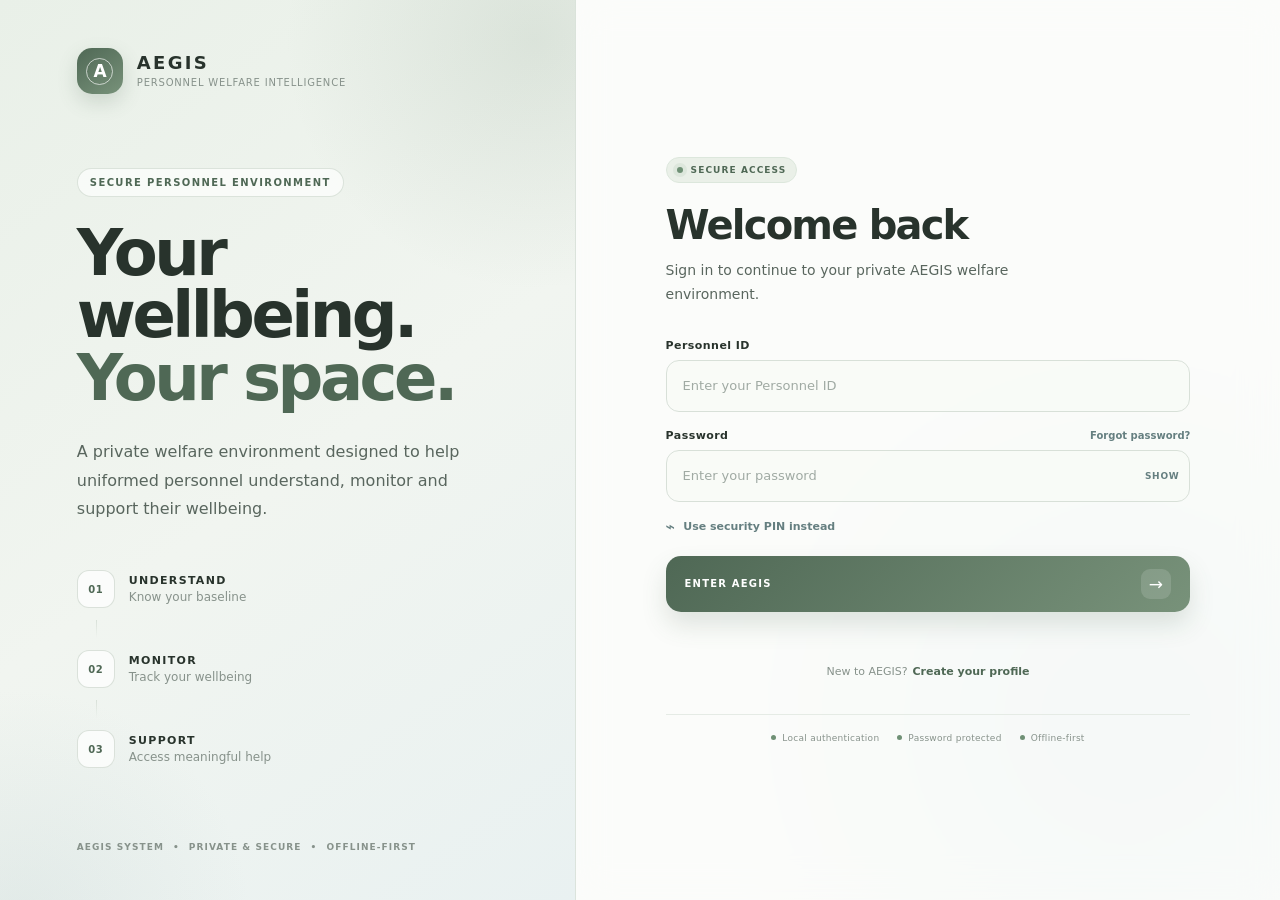
<file: mental.html>
<!DOCTYPE html>
<html lang="en">

<head>
    <meta charset="UTF-8">
    <meta name="viewport" content="width=device-width, initial-scale=1.0">

    <title>AEGIS — Mental Wellness</title>

    <!-- Fonts -->
    <link rel="preconnect" href="https://fonts.googleapis.com">
    <link rel="preconnect" href="https://fonts.gstatic.com" crossorigin>

    <link
        href="https://fonts.googleapis.com/css2?family=DM+Mono:wght@300;400;500&family=Inter:wght@300;400;500;600&family=Playfair+Display:wght@500;600&display=swap"
        rel="stylesheet"
    >

    <!-- AEGIS Theme -->
    <link rel="stylesheet" href="theme.css">

    <style>
        :root {
            --bg: #F5F7F2;
            --panel: #FFFFFF;
            --panel-2: #F8FAF7;

            --border: rgba(79, 104, 85, 0.16);
            --border-strong: rgba(79, 104, 85, 0.34);

            --accent: #78927A;
            --accent-soft: rgba(120, 146, 122, 0.10);

            --text: #28332C;
            --muted: #718078;
            --soft: #59665E;

            --sage-light: #DCE7DC;
            --blue-soft: #EEF5F4;
        }

        * {
            margin: 0;
            padding: 0;
            box-sizing: border-box;
        }

        html {
            scroll-behavior: smooth;
        }

        body {
            min-height: 100vh;

            background:
                radial-gradient(
                    circle at 72% 12%,
                    rgba(120, 146, 122, 0.08),
                    transparent 30%
                ),
                radial-gradient(
                    circle at 12% 75%,
                    rgba(120, 146, 122, 0.045),
                    transparent 25%
                ),
                var(--bg);

            color: var(--text);

            font-family: "Inter", sans-serif;

            overflow-x: hidden;
        }

        body::before {
            content: "";

            position: fixed;
            inset: 0;

            pointer-events: none;

            opacity: 0.18;

            background-image:
                linear-gradient(
                    rgba(79, 104, 85, 0.025) 1px,
                    transparent 1px
                ),
                linear-gradient(
                    90deg,
                    rgba(79, 104, 85, 0.025) 1px,
                    transparent 1px
                );

            background-size: 42px 42px;

            mask-image:
                linear-gradient(
                    to bottom,
                    black,
                    transparent 90%
                );
        }

        /* =====================================================
           NAVIGATION
        ===================================================== */

        .navbar {
            width: 100%;
            min-height: 82px;

            padding: 0 6%;

            display: flex;
            align-items: center;
            justify-content: space-between;

            gap: 25px;

            border-bottom: 1px solid var(--border);

            position: relative;
            z-index: 10;

            background: rgba(255, 255, 255, 0.90);

            backdrop-filter: blur(14px);
        }

        .brand {
            display: flex;
            align-items: center;

            gap: 14px;

            flex-shrink: 0;
        }

        .brand-mark {
            width: 34px;
            height: 34px;

            border: 1px solid var(--accent);

            border-radius: 50%;

            position: relative;

            display: grid;
            place-items: center;
        }

        .brand-mark::before {
            content: "";

            width: 12px;
            height: 12px;

            border: 1px solid var(--accent);

            border-radius: 50%;
        }

        .brand-name {
            font-family: "DM Mono", monospace;

            font-size: 15px;

            letter-spacing: 0.18em;

            color: var(--text);
        }

        .brand-sub {
            color: var(--muted);

            font-family: "DM Mono", monospace;

            font-size: 9px;

            letter-spacing: 0.12em;

            margin-top: 3px;
        }

        .module-nav {
            display: flex;
            align-items: center;
            justify-content: center;

            gap: 4px;

            flex-wrap: wrap;
        }

        .module-nav a {
            color: var(--muted);

            text-decoration: none;

            font-family: "DM Mono", monospace;

            font-size: 9px;

            letter-spacing: 0.08em;

            padding: 8px 9px;

            border-radius: 8px;

            transition: 0.2s ease;
        }

        .module-nav a:hover {
            color: var(--accent);

            background: var(--accent-soft);
        }

        .module-nav a[href="mental.html"] {
            color: var(--accent);

            background: var(--accent-soft);
        }

        .nav-status {
            display: flex;
            align-items: center;

            gap: 8px;

            color: var(--accent);

            font-family: "DM Mono", monospace;

            font-size: 10px;

            letter-spacing: 0.12em;

            white-space: nowrap;

            flex-shrink: 0;
        }

        .status-dot {
            width: 7px;
            height: 7px;

            border-radius: 50%;

            background: var(--accent);

            box-shadow:
                0 0 12px rgba(120, 146, 122, 0.55);
        }


        /* =====================================================
           PAGE
        ===================================================== */

        .page {
            width: min(1400px, 88%);

            margin: 0 auto;

            padding: 90px 0 100px;
        }

        .eyebrow {
            color: var(--accent);

            font-family: "DM Mono", monospace;

            font-size: 11px;

            letter-spacing: 0.18em;

            margin-bottom: 22px;
        }

        .hero {
            max-width: 850px;
        }

        .hero h1 {
            font-family: "Playfair Display", serif;

            font-size: clamp(58px, 8vw, 110px);

            line-height: 0.88;

            font-weight: 500;

            letter-spacing: -0.045em;

            margin-bottom: 34px;
        }

        .hero h1 span {
            color: var(--accent);
        }

        .hero-description {
            max-width: 670px;

            color: var(--muted);

            line-height: 1.8;

            font-size: 15px;
        }


        /* =====================================================
           SYSTEM BAR
        ===================================================== */

        .system-bar {
            margin-top: 60px;

            display: grid;

            grid-template-columns: repeat(4, 1fr);

            border-top: 1px solid var(--border);

            border-bottom: 1px solid var(--border);
        }

        .system-item {
            padding: 19px 20px;

            border-right: 1px solid var(--border);
        }

        .system-item:last-child {
            border-right: none;
        }

        .system-label {
            color: var(--muted);

            font-family: "DM Mono", monospace;

            font-size: 9px;

            letter-spacing: 0.1em;

            margin-bottom: 8px;
        }

        .system-value {
            color: var(--accent);

            font-family: "DM Mono", monospace;

            font-size: 11px;
        }


        /* =====================================================
           SECTION
        ===================================================== */

        .section {
            margin-top: 80px;
        }

        .section-heading {
            display: flex;

            justify-content: space-between;

            align-items: end;

            gap: 20px;

            margin-bottom: 25px;
        }

        .section-title {
            color: var(--accent);

            font-family: "DM Mono", monospace;

            font-size: 12px;

            letter-spacing: 0.14em;
        }

        .section-description {
            color: var(--muted);

            font-size: 12px;

            text-align: right;
        }


        /* =====================================================
           MOOD CHECK
        ===================================================== */

        .mood-panel {
            border: 1px solid var(--border);

            background:
                linear-gradient(
                    135deg,
                    rgba(120, 146, 122, 0.05),
                    transparent 60%
                ),
                var(--panel);

            padding: 38px;

            border-radius: 20px;
        }

        .mood-question {
            font-family: "Playfair Display", serif;

            font-size: 30px;

            font-weight: 500;

            margin-bottom: 10px;
        }

        .mood-subtitle {
            color: var(--muted);

            font-size: 12px;

            line-height: 1.7;
        }

        .mood-options {
            margin-top: 35px;

            display: grid;

            grid-template-columns: repeat(5, 1fr);

            gap: 10px;
        }

        .mood-option {
            min-height: 125px;

            border: 1px solid var(--border);

            border-radius: 14px;

            background: transparent;

            color: var(--text);

            cursor: pointer;

            display: flex;

            flex-direction: column;

            align-items: center;

            justify-content: center;

            gap: 10px;

            transition: 0.25s ease;
        }

        .mood-option:hover,
        .mood-option.selected {
            border-color: var(--accent);

            background: var(--accent-soft);

            transform: translateY(-2px);
        }

        .mood-icon {
            font-size: 29px;
        }

        .mood-name {
            font-family: "DM Mono", monospace;

            color: var(--muted);

            font-size: 9px;

            letter-spacing: 0.08em;
        }

        .mood-option.selected .mood-name {
            color: var(--accent);
        }

        .mood-result {
            margin-top: 25px;

            padding: 16px;

            border-top: 1px solid var(--border);

            color: var(--muted);

            font-family: "DM Mono", monospace;

            font-size: 10px;

            letter-spacing: 0.06em;
        }

        .mood-result span {
            color: var(--accent);
        }


        /* =====================================================
           BREATHING + JOURNAL
        ===================================================== */

        .wellness-grid {
            display: grid;

            grid-template-columns: 1fr 1fr;

            gap: 14px;
        }

        .breathing-panel,
        .journal-panel {
            border: 1px solid var(--border);

            background: var(--panel);

            padding: 35px;

            border-radius: 20px;
        }

        .panel-label {
            color: var(--accent);

            font-family: "DM Mono", monospace;

            font-size: 10px;

            letter-spacing: 0.12em;

            margin-bottom: 12px;
        }

        .panel-title {
            font-family: "Playfair Display", serif;

            font-size: 28px;

            font-weight: 500;

            margin-bottom: 10px;
        }

        .panel-description {
            color: var(--muted);

            font-size: 12px;

            line-height: 1.7;
        }


        /* =====================================================
           BREATHING CIRCLE
        ===================================================== */

        .breathing-stage {
            min-height: 320px;

            display: grid;

            place-items: center;

            position: relative;
        }

        .breathing-circle {
            width: 155px;
            height: 155px;

            border-radius: 50%;

            border: 1px solid var(--accent);

            background:
                radial-gradient(
                    circle,
                    rgba(120, 146, 122, 0.10),
                    transparent 65%
                );

            box-shadow:
                0 0 60px rgba(120, 146, 122, 0.07);

            display: grid;

            place-items: center;

            transition:
                transform 4s ease-in-out,
                box-shadow 4s ease-in-out;
        }

        .breathing-circle.active {
            transform: scale(1.28);

            box-shadow:
                0 0 100px rgba(120, 146, 122, 0.14);
        }

        .breathing-inner {
            text-align: center;
        }

        .breathing-count {
            font-family: "Playfair Display", serif;

            color: var(--accent);

            font-size: 38px;
        }

        .breathing-label {
            color: var(--muted);

            font-family: "DM Mono", monospace;

            font-size: 8px;

            letter-spacing: 0.12em;

            margin-top: 3px;
        }

        .breathing-instruction {
            text-align: center;

            color: var(--muted);

            font-family: "DM Mono", monospace;

            font-size: 9px;

            letter-spacing: 0.1em;
        }

        .breathing-btn {
            display: block;

            margin: 18px auto 0;

            padding: 13px 20px;

            border: 1px solid var(--accent);

            border-radius: 9px;

            background: var(--accent);

            color: #ffffff;

            font-family: "DM Mono", monospace;

            font-size: 9px;

            cursor: pointer;

            transition: 0.2s ease;
        }

        .breathing-btn:hover {
            transform: translateY(-1px);

            opacity: 0.92;
        }

        .breathing-btn:disabled {
            cursor: not-allowed;

            opacity: 0.65;
        }


        /* =====================================================
           JOURNAL
        ===================================================== */

        .journal-textarea {
            width: 100%;

            min-height: 180px;

            margin-top: 28px;

            resize: vertical;

            outline: none;

            border: 1px solid var(--border);

            border-radius: 12px;

            background: var(--panel-2);

            color: var(--text);

            padding: 17px;

            font-family: "Inter", sans-serif;

            font-size: 12px;

            line-height: 1.7;
        }

        .journal-textarea::placeholder {
            color: var(--muted);
        }

        .journal-textarea:focus {
            border-color: var(--border-strong);
        }

        .journal-footer {
            margin-top: 15px;

            display: flex;

            justify-content: space-between;

            align-items: center;

            gap: 15px;
        }

        .journal-note {
            color: var(--muted);

            font-family: "DM Mono", monospace;

            font-size: 8px;
        }

        .save-journal {
            padding: 12px 18px;

            border: 1px solid var(--accent);

            border-radius: 9px;

            background: transparent;

            color: var(--accent);

            font-family: "DM Mono", monospace;

            font-size: 9px;

            cursor: pointer;

            transition: 0.2s;
        }

        .save-journal:hover {
            background: var(--accent-soft);
        }

        .journal-status {
            margin-top: 12px;

            display: none;

            color: var(--accent);

            font-family: "DM Mono", monospace;

            font-size: 9px;
        }


        /* =====================================================
           WELLNESS SIGNALS
        ===================================================== */

        .signal-grid {
            display: grid;

            grid-template-columns: repeat(3, 1fr);

            gap: 14px;
        }

        .signal-card {
            padding: 28px;

            border: 1px solid var(--border);

            background: var(--panel);

            border-radius: 18px;
        }

        .signal-number {
            color: var(--accent);

            font-family: "Playfair Display", serif;

            font-size: 48px;

            margin-bottom: 5px;
        }

        .signal-label {
            color: var(--muted);

            font-family: "DM Mono", monospace;

            font-size: 9px;

            letter-spacing: 0.09em;
        }

        .signal-description {
            color: var(--muted);

            font-size: 11px;

            line-height: 1.7;

            margin-top: 17px;
        }


        /* =====================================================
           SUPPORT
        ===================================================== */

        .support-panel {
            border: 1px solid var(--border);

            background:
                linear-gradient(
                    120deg,
                    rgba(120, 146, 122, 0.05),
                    transparent 60%
                ),
                var(--panel);

            padding: 38px;

            display: grid;

            grid-template-columns: 1fr auto;

            gap: 30px;

            align-items: center;

            border-radius: 20px;
        }

        .support-label {
            color: var(--accent);

            font-family: "DM Mono", monospace;

            font-size: 10px;

            letter-spacing: 0.13em;

            margin-bottom: 12px;
        }

        .support-title {
            font-family: "Playfair Display", serif;

            font-size: 32px;

            font-weight: 500;

            margin-bottom: 10px;
        }

        .support-description {
            max-width: 700px;

            color: var(--muted);

            font-size: 12px;

            line-height: 1.7;
        }

        .support-btn {
            padding: 15px 22px;

            border: 1px solid var(--accent);

            border-radius: 9px;

            background: transparent;

            color: var(--accent);

            font-family: "DM Mono", monospace;

            font-size: 9px;

            cursor: pointer;

            white-space: nowrap;

            transition: 0.2s ease;
        }

        .support-btn:hover {
            background: var(--accent-soft);
        }


        /* =====================================================
           PRIVACY
        ===================================================== */

        .privacy-panel {
            margin-top: 14px;

            padding: 27px 30px;

            border: 1px solid var(--border);

            background: rgba(120, 146, 122, 0.025);

            display: flex;

            justify-content: space-between;

            align-items: center;

            gap: 25px;

            border-radius: 18px;
        }

        .privacy-left {
            display: flex;

            align-items: center;

            gap: 15px;
        }

        .privacy-icon {
            width: 37px;
            height: 37px;

            border: 1px solid var(--accent);

            border-radius: 10px;

            display: grid;

            place-items: center;

            color: var(--accent);

            font-family: "DM Mono", monospace;

            font-size: 9px;
        }

        .privacy-title {
            font-family: "DM Mono", monospace;

            font-size: 10px;

            letter-spacing: 0.1em;

            margin-bottom: 6px;
        }

        .privacy-description {
            color: var(--muted);

            font-size: 11px;
        }

        .privacy-tag {
            color: var(--accent);

            font-family: "DM Mono", monospace;

            font-size: 9px;

            white-space: nowrap;
        }


        /* =====================================================
           FOOTER
        ===================================================== */

        footer {
            width: min(1400px, 88%);

            margin: 0 auto;

            padding: 35px 0;

            border-top: 1px solid var(--border);

            display: flex;

            justify-content: space-between;

            gap: 15px;

            color: var(--muted);

            font-family: "DM Mono", monospace;

            font-size: 9px;

            letter-spacing: 0.08em;
        }


        /* =====================================================
           RESPONSIVE
        ===================================================== */

        @media (max-width: 1100px) {

            .navbar {
                flex-wrap: wrap;

                padding-top: 15px;
                padding-bottom: 15px;
            }

            .module-nav {
                order: 3;

                width: 100%;
            }

            .nav-status {
                margin-left: auto;
            }

        }


        @media (max-width: 950px) {

            .wellness-grid {
                grid-template-columns: 1fr;
            }

            .signal-grid {
                grid-template-columns: 1fr;
            }

            .mood-options {
                grid-template-columns: repeat(3, 1fr);
            }

            .system-bar {
                grid-template-columns: repeat(2, 1fr);
            }

            .system-item:nth-child(2) {
                border-right: none;
            }

            .system-item:nth-child(-n+2) {
                border-bottom: 1px solid var(--border);
            }

        }


        @media (max-width: 650px) {

            .navbar {
                padding: 15px 5%;
            }

            .nav-status {
                display: none;
            }

            .module-nav {
                justify-content: flex-start;

                overflow-x: auto;

                flex-wrap: nowrap;

                width: 100%;

                padding-bottom: 3px;
            }

            .module-nav a {
                flex-shrink: 0;
            }

            .page {
                width: 90%;

                padding-top: 60px;
            }

            .hero h1 {
                font-size: 60px;
            }

            .system-bar {
                grid-template-columns: 1fr;
            }

            .system-item {
                border-right: none;

                border-bottom: 1px solid var(--border);
            }

            .system-item:last-child {
                border-bottom: none;
            }

            .mood-options {
                grid-template-columns: repeat(2, 1fr);
            }

            .mood-panel,
            .breathing-panel,
            .journal-panel {
                padding: 25px;
            }

            .section-heading {
                flex-direction: column;

                align-items: flex-start;
            }

            .section-description {
                text-align: left;
            }

            .support-panel {
                grid-template-columns: 1fr;
            }

            .privacy-panel {
                flex-direction: column;

                align-items: flex-start;
            }

            .privacy-tag {
                white-space: normal;
            }

            .journal-footer {
                flex-direction: column;

                align-items: flex-start;
            }

            footer {
                flex-direction: column;

                gap: 10px;
            }

        }
    </style>

</head>


<body>

    <!-- =====================================================
         NAVIGATION
    ===================================================== -->

    <nav class="navbar">

        <div class="brand">

            <div class="brand-mark"></div>

            <div>
                <div class="brand-name">AEGIS</div>

                <div class="brand-sub">
                    PERSONNEL WELFARE INTELLIGENCE
                </div>
            </div>

        </div>


        <nav class="module-nav" aria-label="AEGIS modules">

            <a href="index.html">HOME</a>

            <a href="wellness.html">WELLNESS</a>

            <a href="stress.html">STRESS</a>

            <a href="health.html">HEALTH</a>

            <a href="family.html">FAMILY</a>

            <a href="mental.html">MENTAL</a>

            <a href="dashboard.html">DASHBOARD</a>

        </nav>


        <div class="nav-status">

            <span class="status-dot"></span>

            PRIVATE WELLNESS NODE

        </div>

    </nav>



    <!-- =====================================================
         MAIN PAGE
    ===================================================== -->

    <main class="page">


        <!-- =================================================
             HERO
        ================================================== -->

        <section class="hero">

            <div class="eyebrow">
                MODULE 006 / PRIVATE WELLNESS
            </div>

            <h1>
                MENTAL<br>
                <span>WELLNESS.</span>
            </h1>

            <p class="hero-description">
                A private space for personnel to pause, reflect and
                understand their emotional state. Designed to support
                wellbeing without turning personal feelings into a
                public operational metric.
            </p>

        </section>



        <!-- =================================================
             SYSTEM BAR
        ================================================== -->

        <div class="system-bar">

            <div class="system-item">

                <div class="system-label">
                    WELLNESS SPACE
                </div>

                <div class="system-value">
                    PRIVATE
                </div>

            </div>


            <div class="system-item">

                <div class="system-label">
                    PROCESSING
                </div>

                <div class="system-value">
                    LOCAL
                </div>

            </div>


            <div class="system-item">

                <div class="system-label">
                    JOURNAL STORAGE
                </div>

                <div class="system-value">
                    DEVICE ONLY
                </div>

            </div>


            <div class="system-item">

                <div class="system-label">
                    EXTERNAL SHARING
                </div>

                <div class="system-value">
                    DISABLED
                </div>

            </div>

        </div>



        <!-- =================================================
             MOOD CHECK
        ================================================== -->

        <section class="section">

            <div class="section-heading">

                <div class="section-title">
                    01 / EMOTIONAL CHECK-IN
                </div>

                <div class="section-description">
                    How are you feeling right now?
                </div>

            </div>


            <div class="mood-panel">

                <div class="mood-question">
                    How are you feeling today?
                </div>

                <div class="mood-subtitle">
                    Choose the option that feels closest to your
                    current state. There is no right or wrong answer.
                </div>


                <div class="mood-options">


                    <button
                        type="button"
                        class="mood-option"
                        data-mood="Very Low"
                        onclick="selectMood(this, 1)"
                    >

                        <div class="mood-icon">
                            😔
                        </div>

                        <div class="mood-name">
                            VERY LOW
                        </div>

                    </button>


                    <button
                        type="button"
                        class="mood-option"
                        data-mood="Low"
                        onclick="selectMood(this, 2)"
                    >

                        <div class="mood-icon">
                            😕
                        </div>

                        <div class="mood-name">
                            LOW
                        </div>

                    </button>


                    <button
                        type="button"
                        class="mood-option"
                        data-mood="Neutral"
                        onclick="selectMood(this, 3)"
                    >

                        <div class="mood-icon">
                            😐
                        </div>

                        <div class="mood-name">
                            NEUTRAL
                        </div>

                    </button>


                    <button
                        type="button"
                        class="mood-option"
                        data-mood="Good"
                        onclick="selectMood(this, 4)"
                    >

                        <div class="mood-icon">
                            🙂
                        </div>

                        <div class="mood-name">
                            GOOD
                        </div>

                    </button>


                    <button
                        type="button"
                        class="mood-option"
                        data-mood="Very Good"
                        onclick="selectMood(this, 5)"
                    >

                        <div class="mood-icon">
                            😊
                        </div>

                        <div class="mood-name">
                            VERY GOOD
                        </div>

                    </button>

                </div>


                <div
                    class="mood-result"
                    id="moodResult"
                >
                    CURRENT STATE:
                    <span>NOT SELECTED</span>
                </div>

            </div>

        </section>



        <!-- =================================================
             BREATHING + JOURNAL
        ================================================== -->

        <section class="section">

            <div class="section-heading">

                <div class="section-title">
                    02 / PRIVATE WELLNESS TOOLS
                </div>

                <div class="section-description">
                    Personal tools — locally available
                </div>

            </div>


            <div class="wellness-grid">


                <!-- BREATHING -->

                <div class="breathing-panel">

                    <div class="panel-label">
                        GUIDED BREATHING
                    </div>

                    <div class="panel-title">
                        Take a moment.
                    </div>

                    <div class="panel-description">
                        A short breathing exercise designed to
                        encourage a brief pause during a demanding day.
                    </div>


                    <div class="breathing-stage">

                        <div
                            class="breathing-circle"
                            id="breathingCircle"
                        >

                            <div class="breathing-inner">

                                <div
                                    class="breathing-count"
                                    id="breathingCount"
                                >
                                    —
                                </div>

                                <div
                                    class="breathing-label"
                                    id="breathingLabel"
                                >
                                    READY
                                </div>

                            </div>

                        </div>

                    </div>


                    <div
                        class="breathing-instruction"
                        id="breathingInstruction"
                    >
                        PRESS START TO BEGIN
                    </div>


                    <button
                        type="button"
                        class="breathing-btn"
                        id="breathingButton"
                        onclick="startBreathing()"
                    >
                        START EXERCISE
                    </button>

                </div>



                <!-- JOURNAL -->

                <div class="journal-panel">

                    <div class="panel-label">
                        PRIVATE JOURNAL
                    </div>

                    <div class="panel-title">
                        Clear your thoughts.
                    </div>

                    <div class="panel-description">
                        Write anything you want to remember,
                        process or simply get out of your head.
                    </div>


                    <textarea
                        class="journal-textarea"
                        id="journalText"
                        placeholder="Write privately here..."
                    ></textarea>


                    <div class="journal-footer">

                        <div class="journal-note">
                            STORED LOCALLY ON THIS DEVICE
                        </div>

                        <button
                            type="button"
                            class="save-journal"
                            onclick="saveJournal()"
                        >
                            SAVE ENTRY
                        </button>

                    </div>


                    <div
                        class="journal-status"
                        id="journalStatus"
                    >
                        ● JOURNAL ENTRY SAVED LOCALLY
                    </div>

                </div>

            </div>

        </section>



        <!-- =================================================
             WELLNESS SIGNALS
        ================================================== -->

        <section class="section">

            <div class="section-heading">

                <div class="section-title">
                    03 / PERSONAL WELLNESS SIGNAL
                </div>

                <div class="section-description">
                    Private local summary
                </div>

            </div>


            <div class="signal-grid">


                <div class="signal-card">

                    <div
                        class="signal-number"
                        id="moodScore"
                    >
                        —
                    </div>

                    <div class="signal-label">
                        MOOD SCORE
                    </div>

                    <div class="signal-description">
                        Your latest self-selected emotional
                        state represented as a simple private signal.
                    </div>

                </div>


                <div class="signal-card">

                    <div
                        class="signal-number"
                        id="journalCount"
                    >
                        00
                    </div>

                    <div class="signal-label">
                        JOURNAL ENTRIES
                    </div>

                    <div class="signal-description">
                        Number of personal journal entries
                        stored locally on this device.
                    </div>

                </div>


                <div class="signal-card">

                    <div
                        class="signal-number"
                        id="breathingSessions"
                    >
                        00
                    </div>

                    <div class="signal-label">
                        BREATHING SESSIONS
                    </div>

                    <div class="signal-description">
                        Number of completed breathing sessions
                        recorded locally during this prototype.
                    </div>

                </div>

            </div>

        </section>



        <!-- =================================================
             SUPPORT
        ================================================== -->

        <section class="section">

            <div class="section-heading">

                <div class="section-title">
                    04 / SUPPORT PATH
                </div>

                <div class="section-description">
                    Human support remains important
                </div>

            </div>


            <div class="support-panel">

                <div>

                    <div class="support-label">
                        PERSONNEL SUPPORT
                    </div>

                    <div class="support-title">
                        You don't have to handle everything alone.
                    </div>

                    <div class="support-description">
                        AEGIS is designed to support wellbeing,
                        not replace trusted people or qualified
                        professional care. In a real deployment,
                        this area could connect personnel with an
                        authorized welfare officer, counselor or
                        other appropriate support channel.
                    </div>

                </div>


                <button
                    type="button"
                    class="support-btn"
                    onclick="showSupportMessage()"
                >
                    VIEW SUPPORT OPTIONS
                </button>

            </div>

        </section>



        <!-- =================================================
             PRIVACY
        ================================================== -->

        <section class="section">

            <div class="privacy-panel">

                <div class="privacy-left">

                    <div class="privacy-icon">
                        SEC
                    </div>

                    <div>

                        <div class="privacy-title">
                            PRIVATE WELLNESS ENVIRONMENT
                        </div>

                        <div class="privacy-description">
                            Mood selections and journal entries
                            remain on this device in this prototype.
                        </div>

                    </div>

                </div>


                <div class="privacy-tag">
                    PRIVATE / LOCAL / PERSONNEL CENTRIC
                </div>

            </div>

        </section>

    </main>



    <!-- =====================================================
         FOOTER
    ===================================================== -->

    <footer>

        <div>
            AEGIS / PERSONNEL WELFARE INTELLIGENCE
        </div>

        <div>
            MODULE 006 / MENTAL WELLNESS
        </div>

        <div>
            LOCAL PROTOTYPE
        </div>

    </footer>



    <!-- =====================================================
         JAVASCRIPT
    ===================================================== -->

    <script>

        /* ==========================================
           STATE
        ========================================== */

        let selectedMood = null;
        let selectedMoodScore = null;

        let breathingRunning = false;
        let breathingTimer = null;

        let breathingSessions =
            Number(
                localStorage.getItem(
                    "aegisBreathingSessions"
                )
            ) || 0;



        /* ==========================================
           MOOD SELECTION
        ========================================== */

        function selectMood(button, score) {

            document
                .querySelectorAll(".mood-option")
                .forEach(option => {
                    option.classList.remove("selected");
                });


            button.classList.add("selected");


            selectedMood =
                button.getAttribute("data-mood");


            selectedMoodScore = score;


            document.getElementById(
                "moodResult"
            ).innerHTML = `
                CURRENT STATE:
                <span>${selectedMood.toUpperCase()}</span>
            `;


            document.getElementById(
                "moodScore"
            ).textContent =
                score + "/5";


            localStorage.setItem(
                "aegisLatestMood",
                JSON.stringify({
                    mood: selectedMood,
                    score: score,
                    timestamp: new Date().toISOString()
                })
            );

        }



        /* ==========================================
           BREATHING EXERCISE
        ========================================== */

        function startBreathing() {

            if (breathingRunning) {
                return;
            }


            breathingRunning = true;


            const circle =
                document.getElementById(
                    "breathingCircle"
                );


            const count =
                document.getElementById(
                    "breathingCount"
                );


            const label =
                document.getElementById(
                    "breathingLabel"
                );


            const instruction =
                document.getElementById(
                    "breathingInstruction"
                );


            const button =
                document.getElementById(
                    "breathingButton"
                );


            button.textContent =
                "EXERCISE RUNNING";


            button.disabled = true;


            let cycle = 0;


            const phases = [

                {
                    name: "BREATHE IN",
                    seconds: 4,
                    scale: true
                },

                {
                    name: "HOLD",
                    seconds: 4,
                    scale: true
                },

                {
                    name: "BREATHE OUT",
                    seconds: 6,
                    scale: false
                }

            ];



            function runPhase() {

                if (cycle >= phases.length) {

                    finishBreathing();

                    return;
                }


                const phase =
                    phases[cycle];


                label.textContent =
                    phase.name;


                instruction.textContent =
                    phase.name +
                    " — FOLLOW THE CIRCLE";


                if (phase.scale) {

                    circle.classList.add("active");

                } else {

                    circle.classList.remove("active");

                }


                let remaining =
                    phase.seconds;


                count.textContent =
                    remaining;



                breathingTimer =
                    setInterval(() => {

                        remaining--;

                        count.textContent =
                            remaining;


                        if (remaining <= 0) {

                            clearInterval(
                                breathingTimer
                            );

                            breathingTimer = null;

                            cycle++;

                            runPhase();
                        }

                    }, 1000);

            }


            runPhase();

        }



        /* ==========================================
           FINISH BREATHING
        ========================================== */

        function finishBreathing() {

            breathingRunning = false;


            const circle =
                document.getElementById(
                    "breathingCircle"
                );


            const count =
                document.getElementById(
                    "breathingCount"
                );


            const label =
                document.getElementById(
                    "breathingLabel"
                );


            const instruction =
                document.getElementById(
                    "breathingInstruction"
                );


            const button =
                document.getElementById(
                    "breathingButton"
                );


            circle.classList.remove("active");


            count.textContent = "✓";


            label.textContent =
                "COMPLETE";


            instruction.textContent =
                "GOOD. TAKE A MOMENT BEFORE CONTINUING.";


            button.textContent =
                "START AGAIN";


            button.disabled = false;


            breathingSessions++;


            localStorage.setItem(
                "aegisBreathingSessions",
                breathingSessions
            );


            document.getElementById(
                "breathingSessions"
            ).textContent =
                String(
                    breathingSessions
                ).padStart(2, "0");

        }



        /* ==========================================
           JOURNAL
        ========================================== */

        function saveJournal() {

            const textarea =
                document.getElementById(
                    "journalText"
                );


            const text =
                textarea.value.trim();


            if (!text) {

                alert(
                    "Write something before saving the entry."
                );

                return;
            }


            let entries =
                JSON.parse(
                    localStorage.getItem(
                        "aegisMentalJournal"
                    )
                ) || [];


            entries.push({

                text: text,

                timestamp:
                    new Date().toISOString()

            });


            if (entries.length > 50) {

                entries =
                    entries.slice(-50);

            }


            localStorage.setItem(
                "aegisMentalJournal",
                JSON.stringify(entries)
            );


            textarea.value = "";


            document.getElementById(
                "journalStatus"
            ).style.display = "block";


            updateJournalCount();

        }



        /* ==========================================
           JOURNAL COUNT
        ========================================== */

        function updateJournalCount() {

            const entries =
                JSON.parse(
                    localStorage.getItem(
                        "aegisMentalJournal"
                    )
                ) || [];


            document.getElementById(
                "journalCount"
            ).textContent =
                String(
                    entries.length
                ).padStart(2, "0");

        }



        /* ==========================================
           SUPPORT
        ========================================== */

        function showSupportMessage() {

            alert(
                "SUPPORT PATH\n\n" +
                "In the full AEGIS deployment, this area could provide access to authorized welfare officers, counselors or other approved support resources.\n\n" +
                "This prototype does not make emergency or clinical decisions."
            );

        }



        /* ==========================================
           LOAD SAVED DATA
        ========================================== */

        window.addEventListener(
            "DOMContentLoaded",
            () => {

                updateJournalCount();


                document.getElementById(
                    "breathingSessions"
                ).textContent =
                    String(
                        breathingSessions
                    ).padStart(2, "0");



                const savedMood =
                    JSON.parse(
                        localStorage.getItem(
                            "aegisLatestMood"
                        )
                    );



                if (savedMood) {

                    selectedMood =
                        savedMood.mood;


                    selectedMoodScore =
                        savedMood.score;



                    document.getElementById(
                        "moodScore"
                    ).textContent =
                        savedMood.score + "/5";



                    document.getElementById(
                        "moodResult"
                    ).innerHTML = `
                        CURRENT STATE:
                        <span>
                            ${savedMood.mood.toUpperCase()}
                        </span>
                    `;



                    document
                        .querySelectorAll(".mood-option")
                        .forEach(option => {

                            if (
                                option.getAttribute(
                                    "data-mood"
                                ) === savedMood.mood
                            ) {

                                option.classList.add(
                                    "selected"
                                );

                            }

                        });

                }

            }
        );

    </script>


    <!-- Authentication -->
    <script src="auth-guard.js"></script>

</body>

</html>
</file>
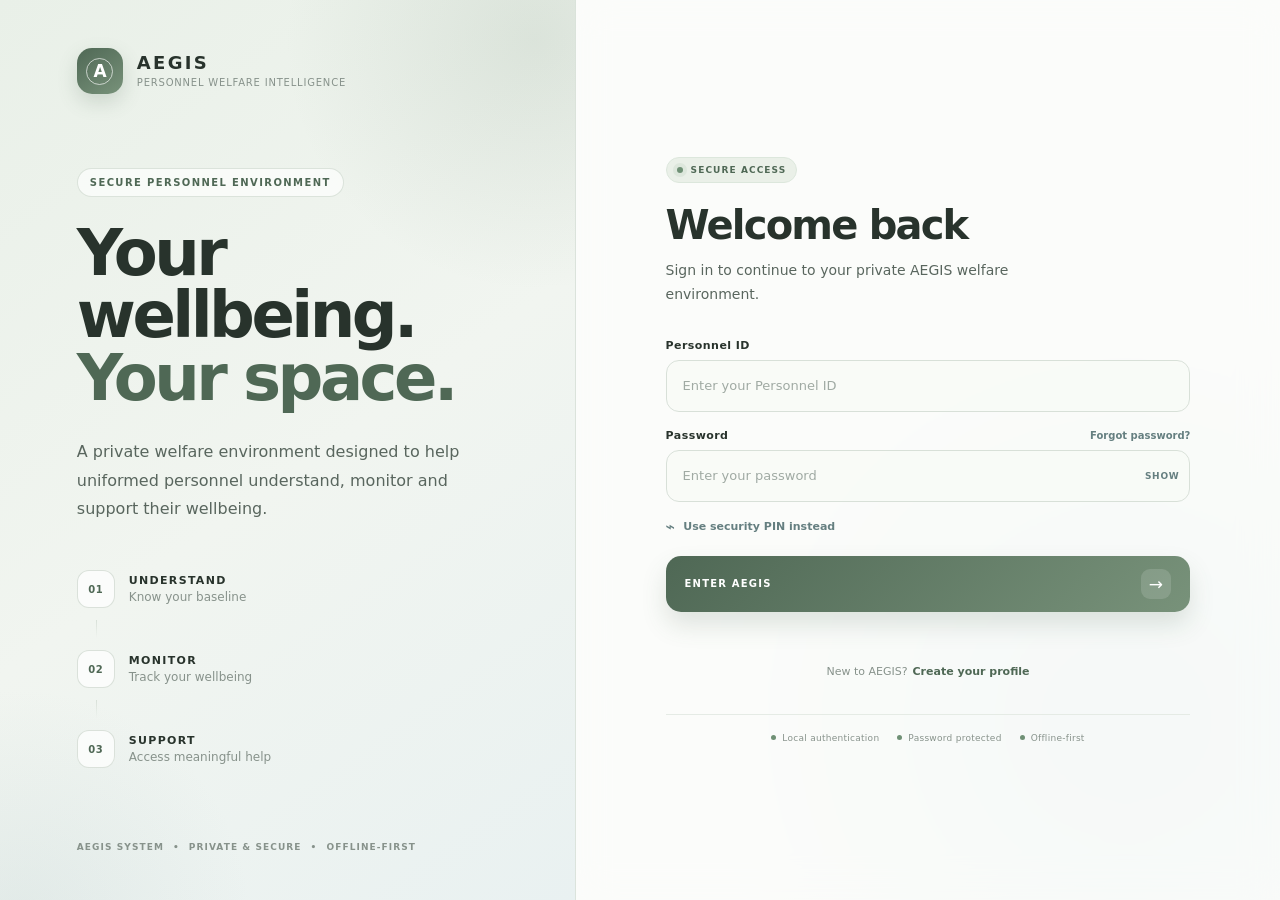
<file: profile.html>
```html
<!DOCTYPE html>
<html lang="en">
<head>
    <meta charset="UTF-8">
    <meta name="viewport" content="width=device-width, initial-scale=1.0">

    <title>Profile & Settings | AEGIS</title>

    <link rel="stylesheet" href="theme.css">

    <style>
        * {
            box-sizing: border-box;
            margin: 0;
            padding: 0;
        }

        body {
            font-family: Inter, "Segoe UI", Arial, sans-serif;
            background: #F5F7F2;
            color: #28332C;
        }

        .profile-page {
            min-height: 100vh;
            padding: 30px 5%;
        }

        /* =========================
           TOP BAR
        ========================= */

        .profile-topbar {
            max-width: 1400px;
            margin: 0 auto 28px;
            display: flex;
            align-items: center;
            justify-content: space-between;
            gap: 20px;
        }

        .brand-area {
            display: flex;
            align-items: center;
            gap: 14px;
        }

        .brand-mark {
            width: 48px;
            height: 48px;
            border-radius: 15px;
            background: #78927A;
            color: white;
            display: grid;
            place-items: center;
            font-weight: 800;
            letter-spacing: 1px;
            box-shadow: 0 8px 20px rgba(79, 104, 85, 0.16);
        }

        .brand-text h1 {
            font-size: 20px;
            letter-spacing: 1px;
        }

        .brand-text p {
            font-size: 12px;
            color: #87928B;
            margin-top: 3px;
        }

        .top-actions {
            display: flex;
            align-items: center;
            gap: 10px;
        }

        .back-button,
        .logout-button {
            border: 1px solid #D8E0D8;
            background: #FFFFFF;
            color: #4F6855;
            padding: 11px 17px;
            border-radius: 12px;
            cursor: pointer;
            font-size: 13px;
            font-weight: 600;
            transition: 0.2s ease;
        }

        .back-button:hover,
        .logout-button:hover {
            background: #EAF0E8;
            transform: translateY(-1px);
        }

        .logout-button {
            color: #9A6256;
        }

        .logout-button:hover {
            background: #F4E8E5;
        }

        /* =========================
           HERO
        ========================= */

        .profile-hero {
            max-width: 1400px;
            margin: 0 auto 26px;

            background:
                radial-gradient(
                    circle at 90% 10%,
                    rgba(175,196,196,0.35),
                    transparent 30%
                ),
                linear-gradient(
                    135deg,
                    #FFFFFF,
                    #EDF2EC
                );

            border: 1px solid #D8E0D8;
            border-radius: 28px;
            padding: 34px;

            display: flex;
            align-items: center;
            justify-content: space-between;
            gap: 30px;

            box-shadow:
                0 18px 50px rgba(58, 76, 63, 0.07);
        }

        .hero-left {
            display: flex;
            align-items: center;
            gap: 22px;
        }

        .avatar {
            width: 86px;
            height: 86px;
            border-radius: 26px;

            background:
                linear-gradient(
                    145deg,
                    #78927A,
                    #AFC4C4
                );

            display: grid;
            place-items: center;

            color: white;
            font-size: 28px;
            font-weight: 800;

            box-shadow:
                0 12px 28px rgba(79, 104, 85, 0.18);
        }

        .hero-info h2 {
            font-size: clamp(24px, 3vw, 36px);
            margin-bottom: 7px;
        }

        .hero-info p {
            color: #65736A;
            font-size: 14px;
        }

        .status-badge {
            display: inline-flex;
            align-items: center;
            gap: 7px;

            margin-top: 13px;
            padding: 7px 11px;

            border-radius: 999px;

            background: #EAF0E8;
            color: #4F6855;

            font-size: 11px;
            font-weight: 700;
            letter-spacing: 0.5px;
        }

        .status-dot {
            width: 7px;
            height: 7px;
            border-radius: 50%;
            background: #6F9075;
        }

        .hero-security {
            text-align: right;
        }

        .security-label {
            font-size: 11px;
            color: #87928B;
            text-transform: uppercase;
            letter-spacing: 1.2px;
        }

        .security-value {
            margin-top: 7px;
            font-size: 14px;
            font-weight: 700;
            color: #4F6855;
        }

        /* =========================
           EDIT PROFILE BUTTON
        ========================= */

        .edit-profile-button {
            margin-top: 18px;

            border: 0;
            background: #4F6855;
            color: white;

            padding: 12px 19px;
            border-radius: 12px;

            cursor: pointer;

            font-size: 13px;
            font-weight: 700;

            transition: 0.2s ease;
        }

        .edit-profile-button:hover {
            background: #3F5745;
            transform: translateY(-1px);
        }

        .save-button {
            border: 0;
            background: #6F9075;
            color: white;

            padding: 11px 18px;
            border-radius: 11px;

            cursor: pointer;

            font-size: 12px;
            font-weight: 700;
        }

        .save-button:hover {
            background: #58775E;
        }

        .cancel-button {
            border: 1px solid #D8E0D8;
            background: white;
            color: #59665E;

            padding: 11px 18px;
            border-radius: 11px;

            cursor: pointer;

            font-size: 12px;
            font-weight: 700;
        }

        .cancel-button:hover {
            background: #F5F7F2;
        }

        .edit-actions {
            display: none;
            align-items: center;
            gap: 9px;
            margin-top: 18px;
        }

        .edit-actions.active {
            display: flex;
        }

        /* =========================
           LAYOUT
        ========================= */

        .settings-layout {
            max-width: 1400px;
            margin: auto;

            display: grid;
            grid-template-columns: 240px 1fr;
            gap: 24px;
        }

        .settings-nav {
            background: #FFFFFF;
            border: 1px solid #D8E0D8;
            border-radius: 22px;
            padding: 12px;

            height: fit-content;

            position: sticky;
            top: 25px;
        }

        .settings-nav button {
            width: 100%;

            border: 0;
            background: transparent;

            text-align: left;

            padding: 13px 14px;
            border-radius: 12px;

            color: #59665E;

            font-size: 13px;
            font-weight: 600;

            cursor: pointer;

            transition: 0.2s ease;
        }

        .settings-nav button:hover {
            background: #F5F7F2;
            color: #4F6855;
        }

        .settings-nav button.active {
            background: #EAF0E8;
            color: #4F6855;
        }

        /* =========================
           CONTENT
        ========================= */

        .settings-content {
            min-width: 0;
        }

        .settings-section {
            display: none;
            animation: fadeIn 0.25s ease;
        }

        .settings-section.active {
            display: block;
        }

        @keyframes fadeIn {

            from {
                opacity: 0;
                transform: translateY(5px);
            }

            to {
                opacity: 1;
                transform: translateY(0);
            }
        }

        .section-heading {
            margin-bottom: 18px;
        }

        .section-heading h2 {
            font-size: 25px;
        }

        .section-heading p {
            margin-top: 6px;
            color: #87928B;
            font-size: 13px;
        }

        .settings-card {
            background: #FFFFFF;
            border: 1px solid #D8E0D8;

            border-radius: 22px;

            padding: 25px;

            margin-bottom: 18px;

            box-shadow:
                0 10px 30px rgba(58, 76, 63, 0.045);
        }

        .card-title {
            display: flex;
            align-items: center;
            justify-content: space-between;

            gap: 15px;
            margin-bottom: 20px;
        }

        .card-title h3 {
            font-size: 16px;
        }

        .card-title p {
            color: #87928B;
            font-size: 12px;
            margin-top: 4px;
        }

        /* =========================
           EDITABLE PROFILE
        ========================= */

        .profile-grid {
            display: grid;
            grid-template-columns: repeat(2, 1fr);
            gap: 16px;
        }

        .info-field {
            padding: 15px;

            background: #F8FAF7;
            border: 1px solid #E5EBE5;

            border-radius: 15px;
        }

        .info-field label {
            display: block;

            font-size: 10px;
            color: #87928B;

            text-transform: uppercase;
            letter-spacing: 1px;

            margin-bottom: 7px;
        }

        .info-field span {
            display: block;

            font-size: 14px;
            font-weight: 650;

            color: #28332C;

            word-break: break-word;
        }

        .profile-input {
            width: 100%;

            border: 1px solid #D8E0D8;
            background: white;

            color: #28332C;

            border-radius: 10px;

            padding: 10px 11px;

            font-size: 14px;

            outline: none;

            transition: 0.2s ease;
        }

        .profile-input:focus {
            border-color: #78927A;

            box-shadow:
                0 0 0 3px rgba(120, 146, 122, 0.12);
        }

        .profile-input:disabled {
            background: #EDF2EC;
            color: #87928B;
            cursor: not-allowed;
        }

        .edit-mode {
            display: none;
        }

        .edit-mode.active {
            display: block;
        }

        .view-mode.hidden {
            display: none;
        }

        .field-note {
            display: block;
            margin-top: 6px;

            color: #9AA39D;
            font-size: 10px;
        }

        /* =========================
           SETTING ROWS
        ========================= */

        .setting-row {
            display: flex;

            align-items: center;
            justify-content: space-between;

            gap: 20px;

            padding: 17px 0;

            border-bottom: 1px solid #E5EBE5;
        }

        .setting-row:first-of-type {
            padding-top: 0;
        }

        .setting-row:last-child {
            border-bottom: none;
            padding-bottom: 0;
        }

        .setting-info strong {
            display: block;
            font-size: 13px;
        }

        .setting-info span {
            display: block;

            margin-top: 4px;

            color: #87928B;
            font-size: 11px;
            line-height: 1.5;
        }

        /* =========================
           TOGGLE
        ========================= */

        .toggle {
            position: relative;

            width: 45px;
            height: 25px;

            flex-shrink: 0;
        }

        .toggle input {
            opacity: 0;

            width: 0;
            height: 0;
        }

        .toggle-slider {
            position: absolute;
            inset: 0;

            background: #D8E0D8;

            border-radius: 999px;

            cursor: pointer;

            transition: 0.2s ease;
        }

        .toggle-slider::before {
            content: "";

            position: absolute;

            width: 19px;
            height: 19px;

            left: 3px;
            top: 3px;

            background: white;

            border-radius: 50%;

            transition: 0.2s ease;

            box-shadow:
                0 2px 5px rgba(0,0,0,0.12);
        }

        .toggle input:checked + .toggle-slider {
            background: #78927A;
        }

        .toggle input:checked + .toggle-slider::before {
            transform: translateX(20px);
        }

        /* =========================
           SELECT
        ========================= */

        select {
            border: 1px solid #D8E0D8;

            background: #F8FAF7;

            color: #28332C;

            border-radius: 10px;

            padding: 9px 12px;

            outline: none;

            cursor: pointer;
        }

        /* =========================
           DEVICE CARD
        ========================= */

        .device-card {
            display: flex;

            align-items: center;
            justify-content: space-between;

            gap: 20px;

            padding: 18px;

            border-radius: 17px;

            background: #EEF5F4;
            border: 1px solid #DDE9E8;
        }

        .device-left {
            display: flex;

            align-items: center;

            gap: 14px;
        }

        .device-icon {
            width: 48px;
            height: 48px;

            border-radius: 14px;

            background: #DDE9E8;

            display: grid;
            place-items: center;

            font-size: 21px;
        }

        .device-info strong {
            display: block;
            font-size: 14px;
        }

        .device-info span {
            display: block;

            margin-top: 4px;

            font-size: 11px;

            color: #657F80;
        }

        .device-status {
            padding: 7px 10px;

            border-radius: 999px;

            background: #EAF0E8;
            color: #4F6855;

            font-size: 10px;
            font-weight: 700;
        }

        /* =========================
           SECURITY
        ========================= */

        .security-box {
            background: #F8FAF7;

            border: 1px solid #E5EBE5;

            border-radius: 17px;

            padding: 17px;
        }

        .security-box strong {
            display: block;
            font-size: 13px;
        }

        .security-box p {
            margin-top: 6px;

            color: #87928B;

            font-size: 11px;
            line-height: 1.6;
        }

        /* =========================
           DANGER
        ========================= */

        .danger-zone {
            border-color: #E8D7D2;
            background: #FCF8F7;
        }

        .danger-button {
            border: 1px solid #D8B9B1;

            background: #FFFFFF;

            color: #9A6256;

            padding: 10px 14px;

            border-radius: 10px;

            cursor: pointer;

            font-weight: 650;
        }

        .danger-button:hover {
            background: #F4E8E5;
        }

        /* =========================
           TOAST
        ========================= */

        .toast {
            position: fixed;

            right: 25px;
            bottom: 25px;

            background: #4F6855;
            color: white;

            padding: 13px 17px;

            border-radius: 12px;

            font-size: 12px;
            font-weight: 650;

            box-shadow:
                0 12px 30px rgba(40, 51, 44, 0.16);

            opacity: 0;
            pointer-events: none;

            transform: translateY(12px);

            transition: 0.25s ease;

            z-index: 1000;
        }

        .toast.show {
            opacity: 1;
            transform: translateY(0);
        }

        /* =========================
           MOBILE
        ========================= */

        @media (max-width: 900px) {

            .settings-layout {
                grid-template-columns: 1fr;
            }

            .settings-nav {
                position: static;

                display: flex;

                overflow-x: auto;

                gap: 5px;
            }

            .settings-nav button {
                min-width: max-content;
            }

            .profile-hero {
                align-items: flex-start;
                flex-direction: column;
            }

            .hero-security {
                text-align: left;
            }
        }

        @media (max-width: 600px) {

            .profile-page {
                padding: 20px 15px;
            }

            .profile-topbar {
                align-items: flex-start;
                flex-direction: column;
            }

            .top-actions {
                width: 100%;
            }

            .top-actions button {
                flex: 1;
            }

            .profile-hero {
                padding: 24px;
            }

            .hero-left {
                align-items: flex-start;
                flex-direction: column;
            }

            .profile-grid {
                grid-template-columns: 1fr;
            }

            .settings-card {
                padding: 19px;
            }

            .setting-row {
                align-items: flex-start;
            }

            .device-card {
                align-items: flex-start;
                flex-direction: column;
            }
        }
    </style>
</head>

<body>

<div class="profile-page">

    <!-- =========================
         TOP BAR
    ========================== -->

    <header class="profile-topbar">

        <div class="brand-area">

            <div class="brand-mark">
                A
            </div>

            <div class="brand-text">

                <h1>AEGIS</h1>

                <p>
                    Personnel Welfare Intelligence
                </p>

            </div>

        </div>


        <div class="top-actions">

            <button
                type="button"
                class="back-button"
                onclick="window.location.href='index.html'">

                ← Back to Home

            </button>

            <a href="dashboard.html" class="back-button">
                Dashboard
            </a>


            <button
                type="button"
                class="logout-button"
                onclick="AEGIS_AUTH.logout()">

                Logout

            </button>

        </div>

    </header>


    <!-- =========================
         PROFILE HERO
    ========================== -->

    <section class="profile-hero">

        <div class="hero-left">

            <div
                class="avatar"
                id="profileAvatar">

                A

            </div>


            <div class="hero-info">

                <h2 id="heroName">
                    Personnel
                </h2>

                <p id="heroRole">
                    AEGIS Personnel
                </p>


                <div class="status-badge">

                    <span class="status-dot"></span>

                    ACCOUNT ACTIVE

                </div>


                <button
                    type="button"
                    class="edit-profile-button"
                    id="editProfileButton"
                    onclick="enableEditMode()">

                    ✎ Edit Profile

                </button>


                <div
                    class="edit-actions"
                    id="editActions">

                    <button
                        type="button"
                        class="save-button"
                        onclick="saveProfile()">

                        Save Changes

                    </button>


                    <button
                        type="button"
                        class="cancel-button"
                        onclick="cancelEdit()">

                        Cancel

                    </button>

                </div>

            </div>

        </div>


        <div class="hero-security">

            <div class="security-label">
                Local Security
            </div>

            <div class="security-value">
                ● Protected
            </div>

        </div>

    </section>


    <!-- =========================
         MAIN SETTINGS
    ========================== -->

    <div class="settings-layout">


        <!-- =========================
             SIDE NAVIGATION
        ========================== -->

        <aside class="settings-nav">

            <button
                class="active"
                data-section="personnel">

                👤 Personnel

            </button>


            <button
                data-section="security">

                🔐 Security

            </button>


            <button
                data-section="wellness">

                🌿 Wellness

            </button>


            <button
                data-section="health">

                ⌚ Health & Wearable

            </button>


            <button
                data-section="ai">

                🤖 AI & Digital Human

            </button>


            <button
                data-section="notifications">

                🔔 Notifications

            </button>


            <button
                data-section="preferences">

                ⚙ Preferences

            </button>

        </aside>


        <!-- =========================
             CONTENT
        ========================== -->

        <main class="settings-content">


            <!-- =========================
                 PERSONNEL PROFILE
            ========================== -->

            <section
                id="personnel"
                class="settings-section active">

                <div class="section-heading">

                    <h2>
                        Personnel Profile
                    </h2>

                    <p>
                        Manage your AEGIS personnel information.
                    </p>

                </div>


                <div class="settings-card">

                    <div class="card-title">

                        <div>

                            <h3>
                                Service Identity
                            </h3>

                            <p>
                                Update your personal service information.
                            </p>

                        </div>

                    </div>


                    <div class="profile-grid">


                        <!-- FULL NAME -->

                        <div class="info-field">

                            <label>
                                Full Name
                            </label>


                            <div
                                class="view-mode"
                                id="fullNameView">

                                <span id="fullName">
                                    —
                                </span>

                            </div>


                            <div
                                class="edit-mode"
                                id="fullNameEdit">

                                <input
                                    type="text"
                                    class="profile-input"
                                    id="fullNameInput"
                                    placeholder="Enter full name">

                            </div>

                        </div>


                        <!-- PERSONNEL ID -->

                        <div class="info-field">

                            <label>
                                Personnel ID
                            </label>


                            <div class="view-mode">

                                <span id="personnelId">
                                    —
                                </span>

                            </div>


                            <div class="edit-mode active">

                                <input
                                    type="text"
                                    class="profile-input"
                                    id="personnelIdInput"
                                    disabled>

                                <span class="field-note">
                                    Personnel ID cannot be changed here.
                                </span>

                            </div>

                        </div>


                        <!-- RANK -->

                        <div class="info-field">

                            <label>
                                Rank
                            </label>


                            <div
                                class="view-mode"
                                id="rankView">

                                <span id="rank">
                                    —
                                </span>

                            </div>


                            <div
                                class="edit-mode"
                                id="rankEdit">

                                <input
                                    type="text"
                                    class="profile-input"
                                    id="rankInput"
                                    placeholder="Enter rank">

                            </div>

                        </div>


                        <!-- FORCE -->

                        <div class="info-field">

                            <label>
                                Force / Organization
                            </label>


                            <div
                                class="view-mode"
                                id="forceView">

                                <span id="force">
                                    —
                                </span>

                            </div>


                            <div
                                class="edit-mode"
                                id="forceEdit">

                                <input
                                    type="text"
                                    class="profile-input"
                                    id="forceInput"
                                    placeholder="Enter force or organization">

                            </div>

                        </div>


                        <!-- UNIT -->

                        <div class="info-field">

                            <label>
                                Unit / Department
                            </label>


                            <div
                                class="view-mode"
                                id="unitView">

                                <span id="unit">
                                    —
                                </span>

                            </div>


                            <div
                                class="edit-mode"
                                id="unitEdit">

                                <input
                                    type="text"
                                    class="profile-input"
                                    id="unitInput"
                                    placeholder="Enter unit or department">

                            </div>

                        </div>


                        <!-- CREATED -->

                        <div class="info-field">

                            <label>
                                Account Created
                            </label>


                            <div class="view-mode">

                                <span id="createdAt">
                                    —
                                </span>

                            </div>


                            <div class="edit-mode active">

                                <input
                                    type="text"
                                    class="profile-input"
                                    id="createdAtInput"
                                    disabled>

                            </div>

                        </div>

                    </div>

                </div>


                <div class="settings-card">

                    <div class="card-title">

                        <div>

                            <h3>
                                Profile Status
                            </h3>

                            <p>
                                Current AEGIS account state.
                            </p>

                        </div>

                    </div>


                    <div class="security-box">

                        <strong>
                            ✓ Local Personnel Profile Active
                        </strong>

                        <p>
                            Your profile information is stored locally on
                            this device for this prototype. Changes made
                            here are saved to your AEGIS local account.
                        </p>

                    </div>

                </div>

            </section>


            <!-- =========================
                 SECURITY
            ========================== -->

            <section
                id="security"
                class="settings-section">

                <div class="section-heading">

                    <h2>
                        Security & Privacy
                    </h2>

                    <p>
                        Manage how AEGIS protects locally stored information.
                    </p>

                </div>


                <div class="settings-card">

                    <div class="card-title">

                        <div>

                            <h3>
                                Account Protection
                            </h3>

                            <p>
                                Local security controls.
                            </p>

                        </div>

                    </div>


                    <div class="setting-row">

                        <div class="setting-info">

                            <strong>
                                Application Lock
                            </strong>

                            <span>
                                Require authentication when starting
                                a new session.
                            </span>

                        </div>


                        <label class="toggle">

                            <input
                                type="checkbox"
                                id="appLockToggle"
                                checked>

                            <span class="toggle-slider"></span>

                        </label>

                    </div>


                    <div class="setting-row">

                        <div class="setting-info">

                            <strong>
                                Local Data Storage
                            </strong>

                            <span>
                                Keep AEGIS prototype data on this device.
                            </span>

                        </div>


                        <label class="toggle">

                            <input
                                type="checkbox"
                                id="localStorageToggle"
                                checked>

                            <span class="toggle-slider"></span>

                        </label>

                    </div>


                    <div class="setting-row">

                        <div class="setting-info">

                            <strong>
                                Automatic Session Timeout
                            </strong>

                            <span>
                                End inactive sessions after the
                                configured period.
                            </span>

                        </div>


                        <select id="timeoutSelect">

                            <option value="15">
                                15 minutes
                            </option>

                            <option
                                value="30"
                                selected>

                                30 minutes

                            </option>

                            <option value="60">
                                60 minutes
                            </option>

                        </select>

                    </div>

                </div>


                <div class="settings-card">

                    <div class="card-title">

                        <div>

                            <h3>
                                Security Status
                            </h3>

                            <p>
                                Current local protection state.
                            </p>

                        </div>

                    </div>


                    <div class="security-box">

                        <strong>
                            🔒 Offline-first protection enabled
                        </strong>

                        <p>
                            AEGIS is currently operating with local browser
                            storage for this prototype. Production deployment
                            should use institutional authentication,
                            encrypted storage and a properly secured backend.
                        </p>

                    </div>

                </div>

            </section>


            <!-- =========================
                 WELLNESS
            ========================== -->

            <section
                id="wellness"
                class="settings-section">

                <div class="section-heading">

                    <h2>
                        Wellness Preferences
                    </h2>

                    <p>
                        Customize how AEGIS monitors your daily wellbeing.
                    </p>

                </div>


                <div class="settings-card">

                    <div class="card-title">

                        <div>

                            <h3>
                                Daily Wellness
                            </h3>

                            <p>
                                Personal monitoring preferences.
                            </p>

                        </div>

                    </div>


                    <div class="setting-row">

                        <div class="setting-info">

                            <strong>
                                Daily Check-In
                            </strong>

                            <span>
                                Enable your daily wellness assessment.
                            </span>

                        </div>


                        <label class="toggle">

                            <input
                                type="checkbox"
                                id="dailyCheckIn"
                                checked>

                            <span class="toggle-slider"></span>

                        </label>

                    </div>


                    <div class="setting-row">

                        <div class="setting-info">

                            <strong>
                                Wellness Reminders
                            </strong>

                            <span>
                                Receive reminders to complete your check-in.
                            </span>

                        </div>


                        <label class="toggle">

                            <input
                                type="checkbox"
                                id="wellnessReminder"
                                checked>

                            <span class="toggle-slider"></span>

                        </label>

                    </div>


                    <div class="setting-row">

                        <div class="setting-info">

                            <strong>
                                Recovery Tracking
                            </strong>

                            <span>
                                Track changes in recovery and fatigue
                                over time.
                            </span>

                        </div>


                        <label class="toggle">

                            <input
                                type="checkbox"
                                id="recoveryTracking"
                                checked>

                            <span class="toggle-slider"></span>

                        </label>

                    </div>

                </div>

            </section>


            <!-- =========================
                 HEALTH
            ========================== -->

            <section
                id="health"
                class="settings-section">

                <div class="section-heading">

                    <h2>
                        Health & Wearable
                    </h2>

                    <p>
                        Health monitoring remains optional and separate
                        from the rest of AEGIS.
                    </p>

                </div>


                <div class="settings-card">

                    <div class="card-title">

                        <div>

                            <h3>
                                Connected Device
                            </h3>

                            <p>
                                Only health-related information can use
                                the wearable connection.
                            </p>

                        </div>

                    </div>


                    <div class="device-card">

                        <div class="device-left">

                            <div class="device-icon">
                                ⌚
                            </div>


                            <div class="device-info">

                                <strong id="wearableName">
                                    No wearable connected
                                </strong>

                                <span id="wearableStatus">
                                    Optional health connection
                                </span>

                            </div>

                        </div>


                        <div
                            class="device-status"
                            id="wearableBadge">

                            NOT CONNECTED

                        </div>

                    </div>


                    <div style="height:14px;"></div>


                    <div class="setting-row">

                        <div class="setting-info">

                            <strong>
                                Allow Health Wearable
                            </strong>

                            <span>
                                Permit optional health metrics such as
                                heart rate, SpO₂, sleep and activity data.
                            </span>

                        </div>


                        <label class="toggle">

                            <input
                                type="checkbox"
                                id="wearableToggle">

                            <span class="toggle-slider"></span>

                        </label>

                    </div>

                </div>

            </section>


            <!-- =========================
                 AI
            ========================== -->

            <section
                id="ai"
                class="settings-section">

                <div class="section-heading">

                    <h2>
                        AI & Digital Human
                    </h2>

                    <p>
                        Configure your AEGIS support experience.
                    </p>

                </div>


                <div class="settings-card">

                    <div class="card-title">

                        <div>

                            <h3>
                                AI Interaction
                            </h3>

                            <p>
                                Personalize how AEGIS communicates with you.
                            </p>

                        </div>

                    </div>


                    <div class="setting-row">

                        <div class="setting-info">

                            <strong>
                                Voice Interaction
                            </strong>

                            <span>
                                Allow voice-based interaction with
                                supported AI features.
                            </span>

                        </div>


                        <label class="toggle">

                            <input
                                type="checkbox"
                                id="voiceInteraction"
                                checked>

                            <span class="toggle-slider"></span>

                        </label>

                    </div>


                    <div class="setting-row">

                        <div class="setting-info">

                            <strong>
                                Digital Human
                            </strong>

                            <span>
                                Enable the conversational digital-human
                                experience.
                            </span>

                        </div>


                        <label class="toggle">

                            <input
                                type="checkbox"
                                id="digitalHuman"
                                checked>

                            <span class="toggle-slider"></span>

                        </label>

                    </div>


                    <div class="setting-row">

                        <div class="setting-info">

                            <strong>
                                AI Response Style
                            </strong>

                            <span>
                                Choose how responses should be presented.
                            </span>

                        </div>


                        <select id="aiStyle">

                            <option value="calm">
                                Calm & Supportive
                            </option>

                            <option value="direct">
                                Clear & Direct
                            </option>

                            <option value="brief">
                                Brief & Minimal
                            </option>

                        </select>

                    </div>

                </div>

            </section>


            <!-- =========================
                 NOTIFICATIONS
            ========================== -->

            <section
                id="notifications"
                class="settings-section">

                <div class="section-heading">

                    <h2>
                        Notifications
                    </h2>

                    <p>
                        Choose which AEGIS reminders you want to receive.
                    </p>

                </div>


                <div class="settings-card">

                    <div class="setting-row">

                        <div class="setting-info">

                            <strong>
                                Wellness Check-In
                            </strong>

                            <span>
                                Reminder for your daily wellbeing assessment.
                            </span>

                        </div>


                        <label class="toggle">

                            <input
                                type="checkbox"
                                id="notificationWellness"
                                checked>

                            <span class="toggle-slider"></span>

                        </label>

                    </div>


                    <div class="setting-row">

                        <div class="setting-info">

                            <strong>
                                Stress & Fatigue
                            </strong>

                            <span>
                                Notify when monitoring requires attention.
                            </span>

                        </div>


                        <label class="toggle">

                            <input
                                type="checkbox"
                                id="notificationStress"
                                checked>

                            <span class="toggle-slider"></span>

                        </label>

                    </div>


                    <div class="setting-row">

                        <div class="setting-info">

                            <strong>
                                Health Screening
                            </strong>

                            <span>
                                Reminders for health screening activities.
                            </span>

                        </div>


                        <label class="toggle">

                            <input
                                type="checkbox"
                                id="notificationHealth"
                                checked>

                            <span class="toggle-slider"></span>

                        </label>

                    </div>


                    <div class="setting-row">

                        <div class="setting-info">

                            <strong>
                                Security Alerts
                            </strong>

                            <span>
                                Important account and security notifications.
                            </span>

                        </div>


                        <label class="toggle">

                            <input
                                type="checkbox"
                                id="notificationSecurity"
                                checked>

                            <span class="toggle-slider"></span>

                        </label>

                    </div>

                </div>

            </section>


            <!-- =========================
                 PREFERENCES
            ========================== -->

            <section
                id="preferences"
                class="settings-section">

                <div class="section-heading">

                    <h2>
                        Application Preferences
                    </h2>

                    <p>
                        Customize your AEGIS experience.
                    </p>

                </div>


                <div class="settings-card">

                    <div class="setting-row">

                        <div class="setting-info">

                            <strong>
                                Appearance
                            </strong>

                            <span>
                                Choose the visual appearance of AEGIS.
                            </span>

                        </div>


                        <select id="appearance">

                            <option value="light">
                                Light
                            </option>

                            <option value="dark">
                                Dark
                            </option>

                        </select>

                    </div>


                    <div class="setting-row">

                        <div class="setting-info">

                            <strong>
                                Language
                            </strong>

                            <span>
                                Preferred interface language.
                            </span>

                        </div>


                        <select id="language">

                            <option value="en">
                                English
                            </option>

                            <option value="hi">
                                Hindi
                            </option>

                        </select>

                    </div>


                    <div class="setting-row">

                        <div class="setting-info">

                            <strong>
                                Sound Effects
                            </strong>

                            <span>
                                Enable interface sounds where supported.
                            </span>

                        </div>


                        <label class="toggle">

                            <input
                                type="checkbox"
                                id="soundEffects"
                                checked>

                            <span class="toggle-slider"></span>

                        </label>

                    </div>

                </div>


                <div class="settings-card danger-zone">

                    <div class="card-title">

                        <div>

                            <h3>
                                Account Actions
                            </h3>

                            <p>
                                Actions that affect locally stored
                                account data.
                            </p>

                        </div>

                    </div>


                    <div class="setting-row">

                        <div class="setting-info">

                            <strong>
                                Clear Local Wellness History
                            </strong>

                            <span>
                                Remove stored wellness history from
                                this browser.
                            </span>

                        </div>


                        <button
                            type="button"
                            class="danger-button"
                            onclick="clearWellnessHistory()">

                            Clear History

                        </button>

                    </div>


                    <div class="setting-row">

                        <div class="setting-info">

                            <strong>
                                Logout
                            </strong>

                            <span>
                                End your current AEGIS session.
                            </span>

                        </div>


                        <button
                            type="button"
                            class="danger-button"
                            onclick="AEGIS_AUTH.logout()">

                            Logout

                        </button>

                    </div>

                </div>

            </section>

        </main>

    </div>

</div>


<!-- =========================
     TOAST
========================== -->

<div
    class="toast"
    id="toast">

    Profile updated successfully.

</div>


<!-- =========================
     AUTH GUARD
========================== -->

<script src="auth-guard.js"></script>


<script>

    /* =========================================
       STORAGE
    ========================================= */

    const ACCOUNT_KEY = "aegisLocalAccount";


    /* =========================================
       GET ACCOUNT
    ========================================= */

    function getAccount() {

        try {

            return JSON.parse(
                localStorage.getItem(ACCOUNT_KEY)
            );

        } catch (error) {

            console.error(
                "Unable to read AEGIS account.",
                error
            );

            return null;
        }
    }


    /* =========================================
       PROFILE STATE
    ========================================= */

    let originalProfile = null;


    /* =========================================
       LOAD PROFILE
    ========================================= */

    function loadProfile() {

        const account = getAccount();

        if (
            !account ||
            !account.profile
        ) {

            return;
        }


        const profile = account.profile;


        originalProfile = {
            ...profile
        };


        /* -------------------------
           DISPLAY
        ------------------------- */

        document.getElementById(
            "fullName"
        ).textContent =
            profile.fullName || "—";


        document.getElementById(
            "personnelId"
        ).textContent =
            profile.personnelId || "—";


        document.getElementById(
            "rank"
        ).textContent =
            profile.rank || "—";


        document.getElementById(
            "force"
        ).textContent =
            profile.force || "—";


        document.getElementById(
            "unit"
        ).textContent =
            profile.unit || "—";


        document.getElementById(
            "heroName"
        ).textContent =
            profile.fullName || "Personnel";


        document.getElementById(
            "heroRole"
        ).textContent =
            `${profile.rank || "Personnel"} • ${profile.force || "AEGIS"}`;


        document.getElementById(
            "createdAt"
        ).textContent =
            profile.createdAt
                ? new Date(
                    profile.createdAt
                ).toLocaleDateString(
                    "en-IN",
                    {
                        day: "2-digit",
                        month: "short",
                        year: "numeric"
                    }
                )
                : "—";


        /* -------------------------
           EDIT INPUTS
        ------------------------- */

        document.getElementById(
            "fullNameInput"
        ).value =
            profile.fullName || "";


        document.getElementById(
            "personnelIdInput"
        ).value =
            profile.personnelId || "";


        document.getElementById(
            "rankInput"
        ).value =
            profile.rank || "";


        document.getElementById(
            "forceInput"
        ).value =
            profile.force || "";


        document.getElementById(
            "unitInput"
        ).value =
            profile.unit || "";


        document.getElementById(
            "createdAtInput"
        ).value =
            profile.createdAt
                ? new Date(
                    profile.createdAt
                ).toLocaleDateString(
                    "en-IN"
                )
                : "";


        /* -------------------------
           AVATAR
        ------------------------- */

        const initials =
            (profile.fullName || "A")
                .trim()
                .split(/\s+/)
                .slice(0, 2)
                .map(
                    name => name[0]
                )
                .join("")
                .toUpperCase();


        document.getElementById(
            "profileAvatar"
        ).textContent =
            initials || "A";


        /* -------------------------
           PREFERENCES
        ------------------------- */

        loadPreferences(profile);

    }


    /* =========================================
       ENABLE EDIT MODE
    ========================================= */

    function enableEditMode() {

        document
            .querySelectorAll(".view-mode")
            .forEach(element => {

                element.classList.add("hidden");

            });


        document
            .querySelectorAll(".edit-mode")
            .forEach(element => {

                element.classList.add("active");

            });


        document.getElementById(
            "editProfileButton"
        ).style.display = "none";


        document.getElementById(
            "editActions"
        ).classList.add("active");


        document.getElementById(
            "fullNameInput"
        ).focus();

    }


    /* =========================================
       CANCEL EDIT
    ========================================= */

    function cancelEdit() {

        if (originalProfile) {

            document.getElementById(
                "fullNameInput"
            ).value =
                originalProfile.fullName || "";


            document.getElementById(
                "rankInput"
            ).value =
                originalProfile.rank || "";


            document.getElementById(
                "forceInput"
            ).value =
                originalProfile.force || "";


            document.getElementById(
                "unitInput"
            ).value =
                originalProfile.unit || "";

        }


        exitEditMode();

    }


    /* =========================================
       SAVE PROFILE
    ========================================= */

    function saveProfile() {

        const account = getAccount();

        if (
            !account ||
            !account.profile
        ) {

            showToast(
                "Account could not be loaded."
            );

            return;
        }


        /* -------------------------
           READ INPUTS
        ------------------------- */

        const fullName =
            document.getElementById(
                "fullNameInput"
            ).value.trim();


        const rank =
            document.getElementById(
                "rankInput"
            ).value.trim();


        const force =
            document.getElementById(
                "forceInput"
            ).value.trim();


        const unit =
            document.getElementById(
                "unitInput"
            ).value.trim();


        /* -------------------------
           VALIDATION
        ------------------------- */

        if (!fullName) {

            showToast(
                "Please enter your full name."
            );

            document.getElementById(
                "fullNameInput"
            ).focus();

            return;
        }


        if (!rank) {

            showToast(
                "Please enter your rank."
            );

            document.getElementById(
                "rankInput"
            ).focus();

            return;
        }


        if (!force) {

            showToast(
                "Please enter your force or organization."
            );

            document.getElementById(
                "forceInput"
            ).focus();

            return;
        }


        if (!unit) {

            showToast(
                "Please enter your unit or department."
            );

            document.getElementById(
                "unitInput"
            ).focus();

            return;
        }


        /* -------------------------
           UPDATE ACCOUNT
        ------------------------- */

        account.profile.fullName =
            fullName;

        account.profile.rank =
            rank;

        account.profile.force =
            force;

        account.profile.unit =
            unit;


        localStorage.setItem(
            ACCOUNT_KEY,
            JSON.stringify(account)
        );


        /* -------------------------
           UPDATE SESSION
        ------------------------- */

        if (
            window.AEGIS_AUTH &&
            typeof AEGIS_AUTH.updateActivity ===
            "function"
        ) {

            AEGIS_AUTH.updateActivity();

        }


        /* -------------------------
           RELOAD PROFILE
        ------------------------- */

        originalProfile = {
            ...account.profile
        };


        loadProfile();

        exitEditMode();


        showToast(
            "Profile updated successfully."
        );

    }


    /* =========================================
       EXIT EDIT MODE
    ========================================= */

    function exitEditMode() {

        document
            .querySelectorAll(".view-mode")
            .forEach(element => {

                element.classList.remove("hidden");

            });


        document
            .querySelectorAll(".edit-mode")
            .forEach(element => {

                if (
                    element.id !==
                    "personnelIdInput"
                ) {

                    element.classList.remove("active");

                }

            });


        document.getElementById(
            "editProfileButton"
        ).style.display = "inline-block";


        document.getElementById(
            "editActions"
        ).classList.remove("active");

    }


    /* =========================================
       LOAD PREFERENCES
    ========================================= */

    function loadPreferences(profile) {

        const wellness =
            profile.wellnessPreferences || {};


        const health =
            profile.healthPreferences || {};


        const privacy =
            profile.privacyPreferences || {};


        const ai =
            profile.aiPreferences || {};


        /* WELLNESS */

        document.getElementById(
            "dailyCheckIn"
        ).checked =
            wellness.dailyCheckIn !== false;


        document.getElementById(
            "wellnessReminder"
        ).checked =
            wellness.reminders !== false;


        document.getElementById(
            "recoveryTracking"
        ).checked =
            wellness.recoveryTracking !== false;


        /* HEALTH */

        document.getElementById(
            "wearableToggle"
        ).checked =
            health.wearableConnected === true;


        updateWearableDisplay(
            health.wearableConnected === true
        );


        /* SECURITY */

        document.getElementById(
            "appLockToggle"
        ).checked =
            privacy.appLock !== false;


        document.getElementById(
            "localStorageToggle"
        ).checked =
            privacy.localStorage !== false;


        /* AI */

        document.getElementById(
            "voiceInteraction"
        ).checked =
            ai.voiceInteraction !== false;


        document.getElementById(
            "digitalHuman"
        ).checked =
            ai.digitalHuman !== false;

    }


    /* =========================================
       SAVE SETTINGS
    ========================================= */

    function saveSettings() {

        const account = getAccount();

        if (
            !account ||
            !account.profile
        ) {

            return;
        }


        const profile =
            account.profile;


        profile.wellnessPreferences = {

            dailyCheckIn:
                document.getElementById(
                    "dailyCheckIn"
                ).checked,

            reminders:
                document.getElementById(
                    "wellnessReminder"
                ).checked,

            recoveryTracking:
                document.getElementById(
                    "recoveryTracking"
                ).checked

        };


        profile.healthPreferences = {

            wearableConnected:
                document.getElementById(
                    "wearableToggle"
                ).checked

        };


        profile.privacyPreferences = {

            localStorage:
                document.getElementById(
                    "localStorageToggle"
                ).checked,

            appLock:
                document.getElementById(
                    "appLockToggle"
                ).checked

        };


        profile.aiPreferences = {

            voiceInteraction:
                document.getElementById(
                    "voiceInteraction"
                ).checked,

            digitalHuman:
                document.getElementById(
                    "digitalHuman"
                ).checked

        };


        localStorage.setItem(
            ACCOUNT_KEY,
            JSON.stringify(account)
        );


        updateWearableDisplay(
            profile.healthPreferences
                .wearableConnected
        );

    }


    /* =========================================
       WEARABLE
    ========================================= */

    function updateWearableDisplay(
        connected
    ) {

        const name =
            document.getElementById(
                "wearableName"
            );


        const status =
            document.getElementById(
                "wearableStatus"
            );


        const badge =
            document.getElementById(
                "wearableBadge"
            );


        if (connected) {

            name.textContent =
                "Health wearable enabled";


            status.textContent =
                "Health-only data connection enabled";


            badge.textContent =
                "ENABLED";

        } else {

            name.textContent =
                "No wearable connected";


            status.textContent =
                "Optional health connection";


            badge.textContent =
                "NOT CONNECTED";

        }

    }


    /* =========================================
       NAVIGATION
    ========================================= */

    const navButtons =
        document.querySelectorAll(
            ".settings-nav button"
        );


    const sections =
        document.querySelectorAll(
            ".settings-section"
        );


    navButtons.forEach(button => {

        button.addEventListener(
            "click",
            () => {

                const target =
                    button.dataset.section;


                navButtons.forEach(
                    btn =>
                        btn.classList.remove(
                            "active"
                        )
                );


                sections.forEach(
                    section =>
                        section.classList.remove(
                            "active"
                        )
                );


                button.classList.add(
                    "active"
                );


                document
                    .getElementById(target)
                    .classList.add("active");

            }
        );

    });


    /* =========================================
       AUTO SAVE SETTINGS
    ========================================= */

    document
        .querySelectorAll(
            'input[type="checkbox"], select'
        )
        .forEach(control => {

            control.addEventListener(
                "change",
                () => {

                    saveSettings();

                }
            );

        });


    /* =========================================
       CLEAR WELLNESS HISTORY
    ========================================= */

    function clearWellnessHistory() {

        const confirmed =
            window.confirm(
                "Clear all locally stored wellness history?"
            );


        if (!confirmed) {
            return;
        }


        localStorage.removeItem(
            "aegisWellnessHistory"
        );


        localStorage.removeItem(
            "aegisLatestWellness"
        );


        showToast(
            "Wellness history cleared."
        );

    }


    /* =========================================
       TOAST
    ========================================= */

    let toastTimer;


    function showToast(message) {

        const toast =
            document.getElementById(
                "toast"
            );


        toast.textContent =
            message;


        toast.classList.add(
            "show"
        );


        clearTimeout(
            toastTimer
        );


        toastTimer =
            setTimeout(
                () => {

                    toast.classList.remove(
                        "show"
                    );

                },
                2500
            );

    }


    /* =========================================
       INITIALIZE
    ========================================= */

    loadProfile();

</script>

</body>
</html>
```
</file>
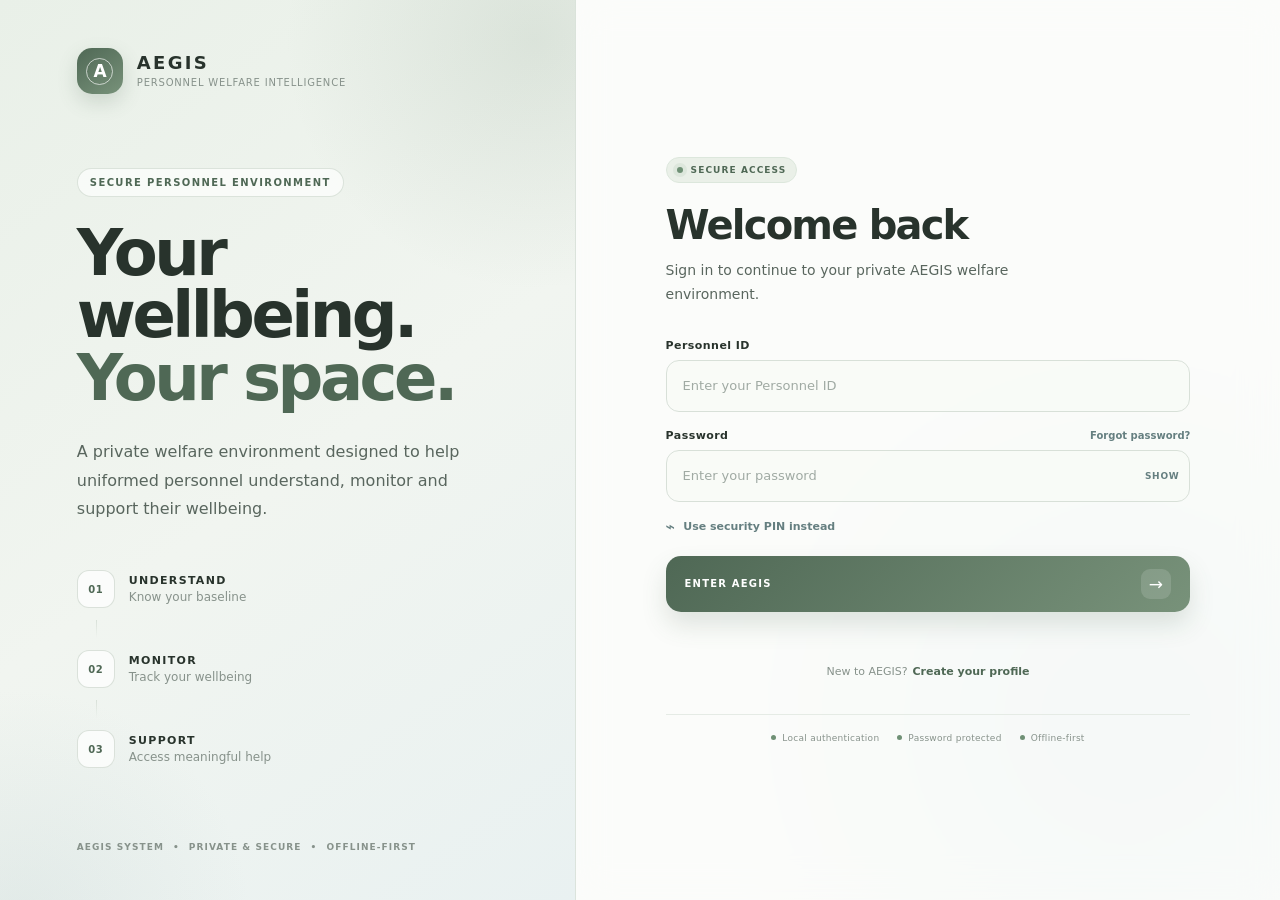
<file: stress.html>
<!DOCTYPE html>
<html lang="en">
<head>
    <meta charset="UTF-8">
    <meta name="viewport" content="width=device-width, initial-scale=1.0">
    <title>AEGIS | AI Stress & Fatigue Monitor</title>

    <link rel="preconnect" href="https://fonts.googleapis.com">
    <link rel="preconnect" href="https://fonts.gstatic.com" crossorigin>

    <link href="https://fonts.googleapis.com/css2?family=DM+Mono:wght@300;400;500&family=Inter:wght@400;500;600;700&family=Playfair+Display:wght@500;600&display=swap" rel="stylesheet">

    <link rel="stylesheet" href="style.css">

    <link rel="stylesheet" href="theme.css">

    <style>

        /* =========================================================
           AEGIS — AI STRESS & FATIGUE MONITOR
        ========================================================= */

        .monitor-page {
            min-height: 100vh;
            padding: 110px 6vw 70px;
            position: relative;
            z-index: 2;
        }

        .back-home {
            display: inline-flex;
            align-items: center;
            gap: 9px;
            color: var(--muted);
            text-decoration: none;
            font-family: "DM Mono", monospace;
            font-size: 9px;
            letter-spacing: 0.12em;
            margin-bottom: 30px;
            transition: color 0.2s ease;
        }

        .back-home:hover {
            color: var(--accent);
        }

        .page-top {
            display: flex;
            justify-content: space-between;
            align-items: flex-end;
            gap: 40px;
            margin-bottom: 45px;
        }

        .page-eyebrow {
            font-family: "DM Mono", monospace;
            font-size: 11px;
            letter-spacing: 0.18em;
            color: var(--accent);
            margin-bottom: 15px;
        }

        .page-title {
            font-family: "Playfair Display", serif;
            font-size: clamp(42px, 5.8vw, 78px);
            font-weight: 500;
            line-height: 0.95;
            letter-spacing: -0.04em;
        }

        .page-title span {
            color: transparent;
            -webkit-text-stroke: 1px rgba(255,255,255,0.35);
        }

        .page-description {
            max-width: 450px;
            color: var(--muted);
            font-size: 14px;
            line-height: 1.8;
        }

        /* TOP STATUS */

        .monitor-status {
            display: grid;
            grid-template-columns: repeat(4, 1fr);
            border: 1px solid rgba(255,255,255,0.08);
            background: rgba(255,255,255,0.015);
            margin-bottom: 24px;
        }

        .monitor-status-item {
            padding: 17px 20px;
            border-right: 1px solid rgba(255,255,255,0.07);
        }

        .monitor-status-item:last-child {
            border-right: none;
        }

        .status-label {
            font-family: "DM Mono", monospace;
            font-size: 8px;
            letter-spacing: 0.15em;
            color: var(--muted);
            margin-bottom: 7px;
        }

        .status-value {
            font-size: 12px;
            color: #eee;
        }

        .live {
            display: flex;
            align-items: center;
            gap: 7px;
        }

        .live::before {
            content: "";
            width: 7px;
            height: 7px;
            border-radius: 50%;
            background: var(--accent);
            box-shadow: 0 0 12px rgba(183,210,160,0.6);
        }

        /* METRICS */

        .metrics {
            display: grid;
            grid-template-columns: repeat(3, 1fr);
            gap: 15px;
            margin-bottom: 24px;
        }

        .metric-card {
            border: 1px solid rgba(255,255,255,0.08);
            background: rgba(255,255,255,0.018);
            padding: 25px;
            position: relative;
            overflow: hidden;
        }

        .metric-card::after {
            content: "";
            position: absolute;
            width: 130px;
            height: 130px;
            border: 1px solid rgba(183,210,160,0.06);
            border-radius: 50%;
            right: -65px;
            top: -65px;
        }

        .metric-title {
            font-family: "DM Mono", monospace;
            font-size: 9px;
            letter-spacing: 0.15em;
            color: var(--muted);
            margin-bottom: 22px;
        }

        .metric-number {
            font-family: "Playfair Display", serif;
            font-size: 55px;
            line-height: 1;
            margin-bottom: 10px;
        }

        .metric-number small {
            font-family: "DM Mono", monospace;
            font-size: 9px;
            color: var(--muted);
        }

        .metric-state {
            font-family: "DM Mono", monospace;
            font-size: 9px;
            letter-spacing: 0.1em;
            color: var(--accent);
        }

        .metric-bar {
            height: 2px;
            background: rgba(255,255,255,0.08);
            margin-top: 22px;
            overflow: hidden;
        }

        .metric-fill {
            height: 100%;
            width: 0;
            background: var(--accent);
            transition: width 1s ease;
        }

        /* MAIN GRID */

        .monitor-grid {
            display: grid;
            grid-template-columns: minmax(0, 1.6fr) minmax(300px, 0.7fr);
            gap: 24px;
        }

        .monitor-card {
            border: 1px solid rgba(255,255,255,0.08);
            background: rgba(255,255,255,0.018);
            overflow: hidden;
        }

        .card-header {
            padding: 20px 24px;
            border-bottom: 1px solid rgba(255,255,255,0.08);
            display: flex;
            justify-content: space-between;
            align-items: center;
        }

        .card-title {
            font-family: "DM Mono", monospace;
            font-size: 10px;
            letter-spacing: 0.15em;
        }

        .card-code {
            font-family: "DM Mono", monospace;
            font-size: 8px;
            color: var(--muted);
        }

        /* CHART */

        .chart-area {
            padding: 25px;
        }

        .chart-legend {
            display: flex;
            gap: 25px;
            margin-bottom: 20px;
            font-family: "DM Mono", monospace;
            font-size: 8px;
            color: var(--muted);
        }

        .legend-item {
            display: flex;
            align-items: center;
            gap: 7px;
        }

        .legend-line {
            width: 22px;
            height: 2px;
            background: var(--accent);
        }

        .legend-line.alt {
            background: rgba(255,255,255,0.35);
        }

        .chart {
            height: 290px;
            position: relative;
            border-left: 1px solid rgba(255,255,255,0.09);
            border-bottom: 1px solid rgba(255,255,255,0.09);
            background:
                repeating-linear-gradient(
                    to bottom,
                    transparent 0,
                    transparent 57px,
                    rgba(255,255,255,0.045) 58px
                ),
                repeating-linear-gradient(
                    to right,
                    transparent 0,
                    transparent 9.8%,
                    rgba(255,255,255,0.035) 10%
                );
        }

        .chart svg {
            width: 100%;
            height: 100%;
            overflow: visible;
        }

        .chart-labels {
            display: flex;
            justify-content: space-between;
            padding-top: 10px;
            font-family: "DM Mono", monospace;
            font-size: 7px;
            color: #626762;
        }

        /* AI ANALYSIS */

        .analysis-body {
            padding: 25px;
        }

        .ai-badge {
            display: inline-flex;
            align-items: center;
            gap: 8px;
            padding: 7px 10px;
            border: 1px solid rgba(183,210,160,0.2);
            font-family: "DM Mono", monospace;
            font-size: 8px;
            color: var(--accent);
            margin-bottom: 20px;
        }

        .ai-badge::before {
            content: "✦";
        }

        .analysis-title {
            font-family: "Playfair Display", serif;
            font-size: 27px;
            margin-bottom: 12px;
        }

        .analysis-text {
            color: var(--muted);
            font-size: 12px;
            line-height: 1.8;
            margin-bottom: 25px;
        }

        .factor {
            margin-bottom: 18px;
        }

        .factor-top {
            display: flex;
            justify-content: space-between;
            margin-bottom: 8px;
            font-size: 10px;
        }

        .factor-name {
            color: #ddd;
        }

        .factor-value {
            font-family: "DM Mono", monospace;
            color: var(--accent);
        }

        .factor-bar {
            height: 3px;
            background: rgba(255,255,255,0.07);
        }

        .factor-fill {
            height: 100%;
            background: var(--accent);
        }

        /* ALERTS */

        .alerts {
            margin-top: 24px;
        }

        .alert-item {
            display: flex;
            gap: 13px;
            padding: 14px 0;
            border-bottom: 1px solid rgba(255,255,255,0.06);
        }

        .alert-icon {
            width: 7px;
            height: 7px;
            margin-top: 5px;
            border-radius: 50%;
            background: var(--accent);
            flex-shrink: 0;
        }

        .alert-text strong {
            display: block;
            font-size: 10px;
            margin-bottom: 4px;
        }

        .alert-text span {
            display: block;
            color: #676d66;
            font-size: 9px;
            line-height: 1.5;
        }

        /* FOOT NOTE */

        .monitor-note {
            margin-top: 24px;
            padding: 18px 20px;
            border: 1px solid rgba(255,255,255,0.07);
            font-family: "DM Mono", monospace;
            font-size: 8px;
            line-height: 1.7;
            color: #626762;
        }

        .monitor-note strong {
            color: var(--accent);
            font-weight: 400;
        }

        /* RESPONSIVE */

        @media (max-width: 950px) {

            .monitor-grid {
                grid-template-columns: 1fr;
            }

            .monitor-status {
                grid-template-columns: repeat(2, 1fr);
            }

            .monitor-status-item:nth-child(2) {
                border-right: none;
            }

            .monitor-status-item:nth-child(-n+2) {
                border-bottom: 1px solid rgba(255,255,255,0.07);
            }

        }

        @media (max-width: 700px) {

            .monitor-page {
                padding: 100px 20px 50px;
            }

            .page-top {
                flex-direction: column;
                align-items: flex-start;
            }

            .metrics {
                grid-template-columns: 1fr;
            }

            .monitor-status {
                grid-template-columns: 1fr;
            }

            .monitor-status-item {
                border-right: none;
                border-bottom: 1px solid rgba(255,255,255,0.07);
            }

            .monitor-status-item:last-child {
                border-bottom: none;
            }

        }

    </style>
</head>

<body>

    <div class="noise"></div>
    <div class="grid"></div>


    <!-- NAVIGATION -->

    <header class="navbar">

        <a href="index.html" class="brand">

            <span class="brand-mark">A</span>

            <span>
                <strong>AEGIS</strong>
                <small>PERSONNEL WELFARE INTELLIGENCE</small>
            </span>

        </a>

        <nav class="module-nav" aria-label="AEGIS modules">
            <a href="index.html">HOME</a>
            <a href="wellness.html">WELLNESS</a>
            <a href="stress.html">STRESS</a>
            <a href="health.html">HEALTH</a>
            <a href="family.html">FAMILY</a>
            <a href="mental.html">MENTAL</a>
            <a href="dashboard.html">Dashboard</a>
        </nav>

        <div class="nav-status">
            <span class="status-dot"></span>
            LOCAL SECURE NODE
        </div>

    </header>


    <main class="monitor-page">

        <a href="index.html" class="back-home">
            ← RETURN TO SYSTEM
        </a>


        <!-- INTRO -->

        <section class="page-top">

            <div>

                <div class="page-eyebrow">
                    MODULE 003 / PREDICTIVE MONITORING
                </div>

                <h1 class="page-title">
                    STRESS &<br>
                    <span>FATIGUE.</span>
                </h1>

            </div>

            <p class="page-description">
                An AI-assisted monitoring interface designed to identify
                changes in stress, fatigue and recovery patterns before
                they become persistent welfare concerns.
            </p>

        </section>


        <!-- SYSTEM STATUS -->

        <section class="monitor-status">

            <div class="monitor-status-item">

                <div class="status-label">
                    AI MONITOR
                </div>

                <div class="status-value live">
                    ACTIVE
                </div>

            </div>

            <div class="monitor-status-item">

                <div class="status-label">
                    ANALYSIS MODE
                </div>

                <div class="status-value">
                    LOCAL MODEL
                </div>

            </div>

            <div class="monitor-status-item">

                <div class="status-label">
                    LAST UPDATE
                </div>

                <div class="status-value" id="updateTime">
                    JUST NOW
                </div>

            </div>

            <div class="monitor-status-item">

                <div class="status-label">
                    DATA LINK
                </div>

                <div class="status-value">
                    ISOLATED
                </div>

            </div>

        </section>


        <!-- METRICS -->

        <section class="metrics">

            <div class="metric-card">

                <div class="metric-title">
                    STRESS INDEX
                </div>

                <div class="metric-number">
                    <span id="stressNumber">38</span>
                    <small>/ 100</small>
                </div>

                <div class="metric-state">
                    WITHIN OBSERVED RANGE
                </div>

                <div class="metric-bar">
                    <div
                        class="metric-fill"
                        id="stressFill"
                    ></div>
                </div>

            </div>


            <div class="metric-card">

                <div class="metric-title">
                    FATIGUE INDEX
                </div>

                <div class="metric-number">
                    <span id="fatigueNumber">29</span>
                    <small>/ 100</small>
                </div>

                <div class="metric-state">
                    LOW — MONITOR
                </div>

                <div class="metric-bar">
                    <div
                        class="metric-fill"
                        id="fatigueFill"
                    ></div>
                </div>

            </div>


            <div class="metric-card">

                <div class="metric-title">
                    RECOVERY LEVEL
                </div>

                <div class="metric-number">
                    <span id="recoveryNumber">74</span>
                    <small>%</small>
                </div>

                <div class="metric-state">
                    GOOD RECOVERY
                </div>

                <div class="metric-bar">
                    <div
                        class="metric-fill"
                        id="recoveryFill"
                    ></div>
                </div>

            </div>

        </section>


        <!-- MAIN -->

        <section class="monitor-grid">


            <!-- TREND -->

            <div class="monitor-card">

                <div class="card-header">

                    <div class="card-title">
                        PERSONNEL STRESS / FATIGUE TREND
                    </div>

                    <div class="card-code">
                        24H WINDOW
                    </div>

                </div>


                <div class="chart-area">

                    <div class="chart-legend">

                        <div class="legend-item">
                            <span class="legend-line"></span>
                            STRESS
                        </div>

                        <div class="legend-item">
                            <span class="legend-line alt"></span>
                            FATIGUE
                        </div>

                    </div>


                    <div class="chart">

                        <svg
                            viewBox="0 0 1000 300"
                            preserveAspectRatio="none"
                        >

                            <!-- Stress -->

                            <polyline
                                points="
                                0,205
                                70,190
                                140,200
                                210,175
                                280,165
                                350,178
                                420,150
                                490,158
                                560,130
                                630,145
                                700,120
                                770,140
                                840,112
                                910,125
                                1000,105
                                "
                                fill="none"
                                stroke="rgba(183,210,160,0.95)"
                                stroke-width="2"
                            />

                            <!-- Fatigue -->

                            <polyline
                                points="
                                0,240
                                70,225
                                140,235
                                210,215
                                280,220
                                350,205
                                420,215
                                490,190
                                560,205
                                630,180
                                700,192
                                770,170
                                840,185
                                910,165
                                1000,175
                                "
                                fill="none"
                                stroke="rgba(255,255,255,0.34)"
                                stroke-width="1.5"
                            />

                        </svg>

                    </div>


                    <div class="chart-labels">

                        <span>00:00</span>
                        <span>04:00</span>
                        <span>08:00</span>
                        <span>12:00</span>
                        <span>16:00</span>
                        <span>20:00</span>
                        <span>NOW</span>

                    </div>

                </div>

            </div>


            <!-- AI ANALYSIS -->

            <aside class="monitor-card">

                <div class="card-header">

                    <div class="card-title">
                        AI ANALYSIS
                    </div>

                    <div class="card-code">
                        WF-AI
                    </div>

                </div>


                <div class="analysis-body">

                    <div class="ai-badge">
                        PATTERN ENGINE ACTIVE
                    </div>


                    <div class="analysis-title">
                        Stable pattern detected.
                    </div>


                    <p class="analysis-text">
                        Current indicators show moderate stress with
                        comparatively low fatigue. Recovery signals
                        remain within the observed baseline for this
                        demonstration.
                    </p>


                    <!-- FACTOR 1 -->

                    <div class="factor">

                        <div class="factor-top">

                            <span class="factor-name">
                                Sleep contribution
                            </span>

                            <span class="factor-value">
                                72%
                            </span>

                        </div>

                        <div class="factor-bar">
                            <div
                                class="factor-fill"
                                style="width:72%"
                            ></div>
                        </div>

                    </div>


                    <!-- FACTOR 2 -->

                    <div class="factor">

                        <div class="factor-top">

                            <span class="factor-name">
                                Duty load
                            </span>

                            <span class="factor-value">
                                46%
                            </span>

                        </div>

                        <div class="factor-bar">
                            <div
                                class="factor-fill"
                                style="width:46%"
                            ></div>
                        </div>

                    </div>


                    <!-- FACTOR 3 -->

                    <div class="factor">

                        <div class="factor-top">

                            <span class="factor-name">
                                Recovery quality
                            </span>

                            <span class="factor-value">
                                81%
                            </span>

                        </div>

                        <div class="factor-bar">
                            <div
                                class="factor-fill"
                                style="width:81%"
                            ></div>
                        </div>

                    </div>


                    <!-- ALERTS -->

                    <div class="alerts">

                        <div class="alert-item">

                            <span class="alert-icon"></span>

                            <div class="alert-text">

                                <strong>
                                    NO HIGH-RISK PATTERN
                                </strong>

                                <span>
                                    No simulated threshold crossing
                                    detected in the current window.
                                </span>

                            </div>

                        </div>


                        <div class="alert-item">

                            <span class="alert-icon"></span>

                            <div class="alert-text">

                                <strong>
                                    RECOVERY SIGNAL STABLE
                                </strong>

                                <span>
                                    Recovery indicator remains above
                                    the demonstration baseline.
                                </span>

                            </div>

                        </div>

                    </div>

                </div>

            </aside>

        </section>


        <!-- DISCLAIMER -->

        <div class="monitor-note">

            <strong>PROTOTYPE NOTICE:</strong>
            The indicators and AI analysis shown on this page are
            simulated demonstration data for the AEGIS prototype.
            They do not constitute medical diagnosis, psychological
            diagnosis, or operational fitness assessment.

        </div>

    </main>


    <script>

        /*
        ============================================================
        AEGIS — STRESS MONITOR DEMO
        ============================================================

        These values are intentionally simulated.

        Later, this section can be replaced with:
        - actual ML model output
        - locally stored wellness history
        - approved wearable health signals
        - real fatigue prediction logic
        ============================================================
        */


        const stressScore = 38;
        const fatigueScore = 29;
        const recoveryScore = 74;


        document.getElementById("stressFill").style.width =
            stressScore + "%";

        document.getElementById("fatigueFill").style.width =
            fatigueScore + "%";

        document.getElementById("recoveryFill").style.width =
            recoveryScore + "%";


        /*
            Display current local time.
        */

        function updateClock() {

            const now = new Date();

            const hours = String(
                now.getHours()
            ).padStart(2, "0");

            const minutes = String(
                now.getMinutes()
            ).padStart(2, "0");

            document.getElementById("updateTime")
                .textContent = `${hours}:${minutes} LOCAL`;

        }


        updateClock();

    </script>

    <script src="auth-guard.js"></script>

</body>
</html>
</file>
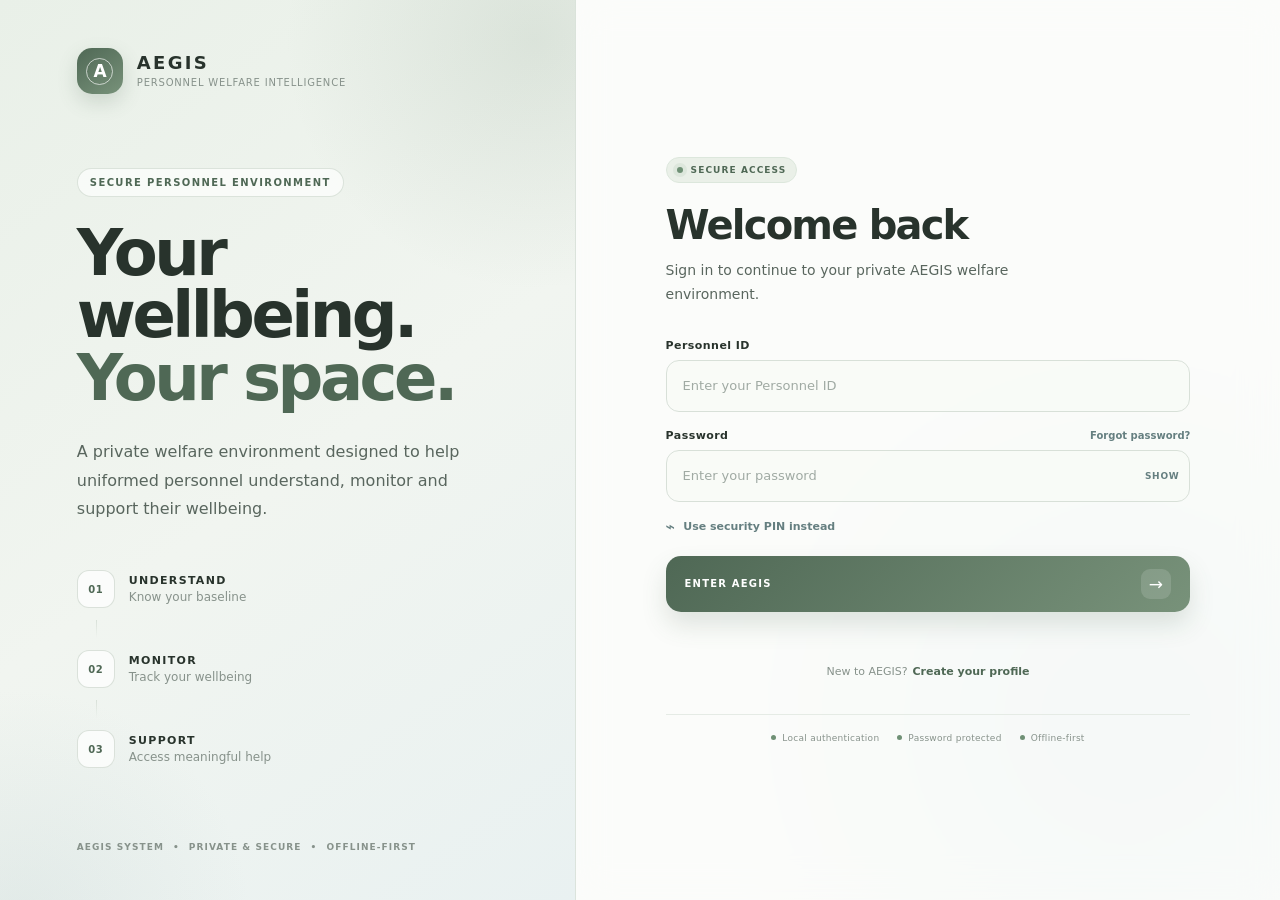
<file: wellness.html>
```html
<!DOCTYPE html>
<html lang="en">
<head>
    <meta charset="UTF-8">
    <meta name="viewport" content="width=device-width, initial-scale=1.0">

    <title>AEGIS — Daily Wellness Check-In</title>

    <link rel="preconnect" href="https://fonts.googleapis.com">
    <link rel="preconnect" href="https://fonts.gstatic.com" crossorigin>
    <link href="https://fonts.googleapis.com/css2?family=DM+Sans:wght@400;500;600;700&family=Manrope:wght@400;500;600;700;800&display=swap" rel="stylesheet">

    <link rel="stylesheet" href="style.css">

    <style>
        /* =========================================================
           AEGIS WELLNESS PAGE
           Page-specific structure and functionality styles
           Global colors are controlled by theme.css
           ========================================================= */

        .wellness-page {
            min-height: 100vh;
            padding: 0 6vw 80px;
        }

        .back-home {
            display: inline-flex;
            align-items: center;
            gap: 8px;
            margin-top: 32px;
            text-decoration: none;
            font-size: 13px;
            font-weight: 600;
            letter-spacing: 0.04em;
        }

        .page-top {
            max-width: 1100px;
            margin: 55px auto 30px;
        }

        .page-eyebrow {
            font-size: 12px;
            font-weight: 700;
            letter-spacing: 0.18em;
            text-transform: uppercase;
            margin-bottom: 14px;
        }

        .page-title {
            margin: 0;
            font-family: "Manrope", sans-serif;
            font-size: clamp(38px, 5vw, 68px);
            line-height: 1;
            letter-spacing: -0.045em;
        }

        .page-title span {
            display: block;
        }

        .page-description {
            max-width: 720px;
            margin-top: 22px;
            font-size: 16px;
            line-height: 1.75;
        }

        /* =========================================================
           MODULE NAVIGATION
           ========================================================= */

        .module-nav {
            max-width: 1100px;
            margin: 0 auto 34px;
            display: flex;
            align-items: center;
            gap: 8px;
            flex-wrap: wrap;
        }

        .module-nav a {
            display: inline-flex;
            align-items: center;
            justify-content: center;
            min-height: 38px;
            padding: 0 15px;
            border-radius: 999px;
            text-decoration: none;
            font-size: 11px;
            font-weight: 700;
            letter-spacing: 0.08em;
            transition:
                background 0.25s ease,
                color 0.25s ease,
                transform 0.25s ease;
        }

        .module-nav a:hover {
            transform: translateY(-2px);
        }

        /* =========================================================
           STATUS BAR
           ========================================================= */

        .wellness-status-bar {
            max-width: 1100px;
            margin: 0 auto 28px;
            display: grid;
            grid-template-columns: repeat(3, 1fr);
            gap: 12px;
        }

        .status-item {
            padding: 17px 20px;
            border-radius: 16px;
            border: 1px solid;
        }

        .status-label {
            display: block;
            margin-bottom: 5px;
            font-size: 10px;
            font-weight: 700;
            letter-spacing: 0.12em;
            text-transform: uppercase;
        }

        .status-value {
            font-size: 14px;
            font-weight: 700;
        }

        .status-live {
            display: inline-flex;
            align-items: center;
            gap: 7px;
        }

        .status-live::before {
            content: "";
            width: 7px;
            height: 7px;
            border-radius: 50%;
            display: inline-block;
        }

        /* =========================================================
           MAIN GRID
           ========================================================= */

        .wellness-grid {
            max-width: 1100px;
            margin: 0 auto;
            display: grid;
            grid-template-columns: minmax(0, 1.55fr) minmax(300px, 0.8fr);
            gap: 22px;
            align-items: start;
        }

        .wellness-card {
            position: relative;
            overflow: hidden;
            border-radius: 24px;
            border: 1px solid;
            padding: 30px;
        }

        .wellness-card::before {
            content: "";
            position: absolute;
            width: 180px;
            height: 180px;
            top: -100px;
            right: -80px;
            border-radius: 50%;
            pointer-events: none;
        }

        .card-header {
            position: relative;
            z-index: 1;
            display: flex;
            justify-content: space-between;
            align-items: flex-start;
            gap: 20px;
            margin-bottom: 28px;
        }

        .card-title {
            margin: 0;
            font-family: "Manrope", sans-serif;
            font-size: 22px;
            letter-spacing: -0.025em;
        }

        .card-code {
            font-size: 10px;
            font-weight: 700;
            letter-spacing: 0.12em;
            white-space: nowrap;
        }

        /* =========================================================
           QUESTIONS
           ========================================================= */

        .checkin-body {
            position: relative;
            z-index: 1;
        }

        .question {
            margin-bottom: 28px;
        }

        .question-top {
            display: flex;
            justify-content: space-between;
            gap: 20px;
            margin-bottom: 12px;
        }

        .question-number {
            font-size: 10px;
            font-weight: 700;
            letter-spacing: 0.12em;
        }

        .question-text {
            margin: 0;
            font-size: 15px;
            font-weight: 600;
        }

        .question-value {
            font-size: 13px;
            font-weight: 700;
        }

        input[type="range"] {
            width: 100%;
            height: 5px;
            appearance: none;
            -webkit-appearance: none;
            border-radius: 999px;
            outline: none;
            cursor: pointer;
        }

        input[type="range"]::-webkit-slider-thumb {
            appearance: none;
            -webkit-appearance: none;
            width: 18px;
            height: 18px;
            border-radius: 50%;
            border: 3px solid #ffffff;
            cursor: pointer;
            box-shadow: 0 2px 8px rgba(40, 51, 44, 0.18);
        }

        input[type="range"]::-moz-range-thumb {
            width: 18px;
            height: 18px;
            border-radius: 50%;
            border: 3px solid #ffffff;
            cursor: pointer;
            box-shadow: 0 2px 8px rgba(40, 51, 44, 0.18);
        }

        .range-labels {
            display: flex;
            justify-content: space-between;
            margin-top: 8px;
            font-size: 10px;
        }

        /* =========================================================
           SELECT
           ========================================================= */

        .duty-select {
            width: 100%;
            padding: 13px 15px;
            border-radius: 12px;
            border: 1px solid;
            font-family: inherit;
            font-size: 13px;
            outline: none;
            cursor: pointer;
        }

        /* =========================================================
           NOTES
           ========================================================= */

        .wellness-notes {
            width: 100%;
            min-height: 100px;
            resize: vertical;
            padding: 14px 15px;
            border-radius: 12px;
            border: 1px solid;
            font-family: inherit;
            font-size: 13px;
            line-height: 1.6;
            outline: none;
            box-sizing: border-box;
        }

        /* =========================================================
           SUBMIT
           ========================================================= */

        .submit-row {
            display: flex;
            justify-content: space-between;
            align-items: center;
            gap: 20px;
            margin-top: 25px;
        }

        .local-note {
            max-width: 340px;
            font-size: 11px;
            line-height: 1.5;
        }

        .submit-btn {
            border: none;
            border-radius: 12px;
            padding: 14px 22px;
            font-family: inherit;
            font-size: 12px;
            font-weight: 700;
            letter-spacing: 0.05em;
            cursor: pointer;
            transition:
                transform 0.25s ease,
                box-shadow 0.25s ease;
        }

        .submit-btn:hover {
            transform: translateY(-2px);
        }

        /* =========================================================
           READINESS CARD
           ========================================================= */

        .readiness-card {
            min-height: 500px;
        }

        .readiness-content {
            position: relative;
            z-index: 1;
            display: flex;
            flex-direction: column;
            align-items: center;
        }

        .readiness-orbit {
            position: relative;
            width: 230px;
            height: 230px;
            margin: 25px auto 35px;
            border-radius: 50%;
            display: flex;
            align-items: center;
            justify-content: center;
        }

        .readiness-orbit::before,
        .readiness-orbit::after {
            content: "";
            position: absolute;
            border-radius: 50%;
        }

        .readiness-orbit::before {
            inset: 0;
            border: 1px solid;
        }

        .readiness-orbit::after {
            inset: 16px;
            border: 1px dashed;
        }

        .readiness-center {
            position: relative;
            z-index: 2;
            width: 155px;
            height: 155px;
            border-radius: 50%;
            display: flex;
            flex-direction: column;
            align-items: center;
            justify-content: center;
            border: 1px solid;
        }

        .readiness-score {
            font-family: "Manrope", sans-serif;
            font-size: 48px;
            line-height: 1;
            font-weight: 800;
            letter-spacing: -0.05em;
        }

        .readiness-unit {
            font-size: 11px;
            font-weight: 700;
            margin-top: 5px;
        }

        .readiness-label {
            margin-top: 6px;
            font-size: 10px;
            font-weight: 700;
            letter-spacing: 0.1em;
            text-transform: uppercase;
        }

        /* =========================================================
           RESULT LINES
           ========================================================= */

        .result-lines {
            width: 100%;
        }

        .result-line {
            display: flex;
            justify-content: space-between;
            align-items: center;
            gap: 20px;
            padding: 14px 0;
            border-bottom: 1px solid;
            font-size: 12px;
        }

        .result-line:last-child {
            border-bottom: none;
        }

        .result-line span:last-child {
            font-weight: 700;
        }

        /* =========================================================
           PRIVACY BOX
           ========================================================= */

        .privacy-box {
            margin-top: 25px;
            padding: 16px;
            border-radius: 14px;
            border: 1px solid;
        }

        .privacy-title {
            margin-bottom: 6px;
            font-size: 10px;
            font-weight: 700;
            letter-spacing: 0.12em;
            text-transform: uppercase;
        }

        .privacy-text {
            margin: 0;
            font-size: 11px;
            line-height: 1.55;
        }

        /* =========================================================
           RESPONSIVE
           ========================================================= */

        @media (max-width: 900px) {
            .wellness-grid {
                grid-template-columns: 1fr;
            }

            .readiness-card {
                min-height: auto;
            }

            .readiness-orbit {
                margin-bottom: 25px;
            }
        }

        @media (max-width: 650px) {
            .wellness-page {
                padding: 0 20px 60px;
            }

            .page-top {
                margin-top: 40px;
            }

            .wellness-status-bar {
                grid-template-columns: 1fr;
            }

            .wellness-card {
                padding: 22px;
                border-radius: 20px;
            }

            .card-header {
                flex-direction: column;
                gap: 8px;
            }

            .submit-row {
                flex-direction: column;
                align-items: stretch;
            }

            .local-note {
                max-width: none;
            }

            .submit-btn {
                width: 100%;
            }

            .module-nav {
                gap: 6px;
            }

            .module-nav a {
                padding: 0 12px;
                font-size: 10px;
            }
        }
    </style>

    <!-- IMPORTANT:
         theme.css comes AFTER the page-specific CSS
         so the unified AEGIS palette overrides old colors. -->
    <link rel="stylesheet" href="theme.css">
</head>

<body>

    <!-- Background layers -->
    <div class="noise"></div>
    <div class="grid"></div>

    <!-- =========================================================
         NAVBAR
         ========================================================= -->

    <header class="navbar">

        <a href="index.html" class="brand">
            <div class="brand-mark">A</div>

            <div>
                <div class="brand-name">AEGIS</div>
                <div class="brand-subtitle">
                    PERSONNEL WELFARE SYSTEM
                </div>
            </div>
        </a>

        <div class="nav-status">
            <span class="status-dot"></span>
            OFFLINE SECURE MODE
        </div>

    </header>


    <!-- =========================================================
         MAIN PAGE
         ========================================================= -->

    <main class="wellness-page">

        <a href="index.html" class="back-home">
            ← BACK TO AEGIS
        </a>


        <!-- PAGE INTRO -->

        <section class="page-top">

            <div class="page-eyebrow">
                DAILY PERSONNEL CHECK-IN
            </div>

            <h1 class="page-title">
                Know how you
                <span>really feel.</span>
            </h1>

            <p class="page-description">
                A short private check-in that helps AEGIS understand
                your current recovery, energy, mood, fatigue and stress
                state. Your responses remain stored locally on this device.
            </p>

        </section>


        <!-- =====================================================
             MODULE NAVIGATION
             ===================================================== -->

        <nav class="module-nav" aria-label="AEGIS modules">

            <a href="index.html">
                HOME
            </a>

            <a href="wellness.html">
                WELLNESS
            </a>

            <a href="stress.html">
                STRESS
            </a>

            <a href="health.html">
                HEALTH
            </a>

            <a href="family.html">
                FAMILY
            </a>

            <a href="mental.html">
                MENTAL
            </a>

            <a href="dashboard.html">
                Dashboard
            </a>

        </nav>


        <!-- =====================================================
             SYSTEM STATUS
             ===================================================== -->

        <section class="wellness-status-bar">

            <div class="status-item">
                <span class="status-label">
                    DATA MODE
                </span>

                <span class="status-value">
                    LOCAL ONLY
                </span>
            </div>

            <div class="status-item">
                <span class="status-label">
                    CHECK-IN
                </span>

                <span class="status-value status-live">
                    READY
                </span>
            </div>

            <div class="status-item">
                <span class="status-label">
                    PRIVACY
                </span>

                <span class="status-value">
                    DEVICE SECURED
                </span>
            </div>

        </section>


        <!-- =====================================================
             MAIN CONTENT GRID
             ===================================================== -->

        <section class="wellness-grid">


            <!-- =================================================
                 CHECK-IN FORM
                 ================================================= -->

            <article class="wellness-card">

                <div class="card-header">

                    <div>
                        <h2 class="card-title">
                            Daily Wellness Check
                        </h2>
                    </div>

                    <div class="card-code">
                        AEGIS / WELL-01
                    </div>

                </div>


                <div class="checkin-body">


                    <!-- SLEEP -->

                    <div class="question">

                        <div class="question-top">

                            <div>
                                <div class="question-number">
                                    01 / RECOVERY
                                </div>

                                <p class="question-text">
                                    How well did you sleep?
                                </p>
                            </div>

                            <div class="question-value">
                                <span id="sleepValue">5</span>/10
                            </div>

                        </div>

                        <input
                            type="range"
                            id="sleep"
                            min="0"
                            max="10"
                            value="5"
                            oninput="updateValue('sleep')"
                        >

                        <div class="range-labels">
                            <span>POOR</span>
                            <span>RESTFUL</span>
                        </div>

                    </div>


                    <!-- ENERGY -->

                    <div class="question">

                        <div class="question-top">

                            <div>
                                <div class="question-number">
                                    02 / ENERGY
                                </div>

                                <p class="question-text">
                                    How energetic do you feel right now?
                                </p>
                            </div>

                            <div class="question-value">
                                <span id="energyValue">5</span>/10
                            </div>

                        </div>

                        <input
                            type="range"
                            id="energy"
                            min="0"
                            max="10"
                            value="5"
                            oninput="updateValue('energy')"
                        >

                        <div class="range-labels">
                            <span>EXHAUSTED</span>
                            <span>ENERGETIC</span>
                        </div>

                    </div>


                    <!-- FATIGUE -->

                    <div class="question">

                        <div class="question-top">

                            <div>
                                <div class="question-number">
                                    03 / FATIGUE
                                </div>

                                <p class="question-text">
                                    How physically fatigued do you feel?
                                </p>
                            </div>

                            <div class="question-value">
                                <span id="fatigueValue">5</span>/10
                            </div>

                        </div>

                        <input
                            type="range"
                            id="fatigue"
                            min="0"
                            max="10"
                            value="5"
                            oninput="updateValue('fatigue')"
                        >

                        <div class="range-labels">
                            <span>FRESH</span>
                            <span>EXHAUSTED</span>
                        </div>

                    </div>


                    <!-- MOOD -->

                    <div class="question">

                        <div class="question-top">

                            <div>
                                <div class="question-number">
                                    04 / MOOD
                                </div>

                                <p class="question-text">
                                    How would you describe your mood?
                                </p>
                            </div>

                            <div class="question-value">
                                <span id="moodValue">5</span>/10
                            </div>

                        </div>

                        <input
                            type="range"
                            id="mood"
                            min="0"
                            max="10"
                            value="5"
                            oninput="updateValue('mood')"
                        >

                        <div class="range-labels">
                            <span>LOW</span>
                            <span>POSITIVE</span>
                        </div>

                    </div>


                    <!-- STRESS -->

                    <div class="question">

                        <div class="question-top">

                            <div>
                                <div class="question-number">
                                    05 / STRESS
                                </div>

                                <p class="question-text">
                                    How stressed do you feel?
                                </p>
                            </div>

                            <div class="question-value">
                                <span id="stressValue">5</span>/10
                            </div>

                        </div>

                        <input
                            type="range"
                            id="stress"
                            min="0"
                            max="10"
                            value="5"
                            oninput="updateValue('stress')"
                        >

                        <div class="range-labels">
                            <span>CALM</span>
                            <span>HIGH STRESS</span>
                        </div>

                    </div>


                    <!-- DUTY STATUS -->

                    <div class="question">

                        <div class="question-top">

                            <div>
                                <div class="question-number">
                                    06 / DUTY
                                </div>

                                <p class="question-text">
                                    What is your current duty status?
                                </p>
                            </div>

                        </div>

                        <select id="dutyStatus" class="duty-select">

                            <option value="normal">
                                Normal Duty
                            </option>

                            <option value="field">
                                Field Duty
                            </option>

                            <option value="night">
                                Night Duty
                            </option>

                            <option value="high-alert">
                                High Alert / Operational
                            </option>

                            <option value="leave">
                                Leave / Rest
                            </option>

                        </select>

                    </div>


                    <!-- NOTES -->

                    <div class="question">

                        <div class="question-top">

                            <div>
                                <div class="question-number">
                                    07 / CONTEXT
                                </div>

                                <p class="question-text">
                                    Anything important you want AEGIS to know?
                                </p>
                            </div>

                        </div>

                        <textarea
                            id="wellnessNotes"
                            class="wellness-notes"
                            placeholder="Optional — describe anything affecting your current state..."
                        ></textarea>

                    </div>


                    <!-- SUBMIT -->

                    <div class="submit-row">

                        <div class="local-note">
                            Your check-in is processed locally on this device.
                            No cloud transmission is required.
                        </div>

                        <button
                            type="button"
                            class="submit-btn"
                            onclick="calculateWellness()"
                        >
                            CALCULATE WELLNESS
                        </button>

                    </div>

                </div>

            </article>


            <!-- =================================================
                 READINESS
                 ================================================= -->

            <aside class="wellness-card readiness-card">

                <div class="card-header">

                    <div>
                        <h2 class="card-title">
                            Readiness
                        </h2>
                    </div>

                    <div class="card-code">
                        LIVE RESULT
                    </div>

                </div>


                <div class="readiness-content">


                    <div class="readiness-orbit">

                        <div class="readiness-center">

                            <div
                                class="readiness-score"
                                id="readinessScore"
                            >
                                50
                            </div>

                            <div class="readiness-unit">
                                / 100
                            </div>

                            <div
                                class="readiness-label"
                                id="readinessLabel"
                            >
                                INITIAL
                            </div>

                        </div>

                    </div>


                    <div class="result-lines">

                        <div class="result-line">

                            <span>
                                Recovery
                            </span>

                            <span id="recoveryResult">
                                Pending
                            </span>

                        </div>

                        <div class="result-line">

                            <span>
                                Energy
                            </span>

                            <span id="energyResult">
                                Pending
                            </span>

                        </div>

                        <div class="result-line">

                            <span>
                                Fatigue
                            </span>

                            <span id="fatigueResult">
                                Pending
                            </span>

                        </div>

                        <div class="result-line">

                            <span>
                                Stress
                            </span>

                            <span id="stressResult">
                                Pending
                            </span>

                        </div>

                    </div>


                    <!-- PRIVACY -->

                    <div class="privacy-box">

                        <div class="privacy-title">
                            LOCAL PRIVACY
                        </div>

                        <p class="privacy-text">
                            AEGIS stores your wellness check-in locally
                            using browser storage. This prototype does not
                            upload your personal wellness responses to a
                            remote server.
                        </p>

                    </div>

                </div>

            </aside>

        </section>

    </main>


    <!-- =========================================================
         WELLNESS LOGIC
         ========================================================= -->

    <script>

        function updateValue(id) {

            const input = document.getElementById(id);
            const output = document.getElementById(id + "Value");

            if (input && output) {
                output.textContent = input.value;
            }
        }


        function calculateWellness() {

            const sleep =
                Number(document.getElementById("sleep").value);

            const energy =
                Number(document.getElementById("energy").value);

            const fatigue =
                Number(document.getElementById("fatigue").value);

            const mood =
                Number(document.getElementById("mood").value);

            const stress =
                Number(document.getElementById("stress").value);

            const dutyStatus =
                document.getElementById("dutyStatus").value;

            const notes =
                document.getElementById("wellnessNotes").value.trim();


            /*
             * Prototype wellness score.
             *
             * Positive factors:
             * - Sleep
             * - Energy
             * - Mood
             *
             * Negative factors:
             * - Fatigue
             * - Stress
             */

            const wellnessScore = Math.round(
                (
                    sleep +
                    energy +
                    (10 - fatigue) +
                    mood +
                    (10 - stress)
                ) * 2
            );


            let readinessLabel = "";
            let recoveryLabel = "";
            let energyLabel = "";
            let fatigueLabel = "";
            let stressLabel = "";


            /* Readiness */

            if (wellnessScore >= 80) {

                readinessLabel = "STABLE / READY";

            } else if (wellnessScore >= 60) {

                readinessLabel = "MONITOR / MODERATE";

            } else {

                readinessLabel = "ATTENTION REQUIRED";

            }


            /* Recovery */

            if (sleep >= 7) {

                recoveryLabel = "GOOD";

            } else if (sleep >= 5) {

                recoveryLabel = "MODERATE";

            } else {

                recoveryLabel = "LOW";

            }


            /* Energy */

            if (energy >= 7) {

                energyLabel = "HIGH";

            } else if (energy >= 5) {

                energyLabel = "MODERATE";

            } else {

                energyLabel = "LOW";

            }


            /* Fatigue */

            if (fatigue <= 3) {

                fatigueLabel = "LOW";

            } else if (fatigue <= 6) {

                fatigueLabel = "MODERATE";

            } else {

                fatigueLabel = "HIGH";

            }


            /* Stress */

            if (stress <= 3) {

                stressLabel = "LOW";

            } else if (stress <= 6) {

                stressLabel = "MODERATE";

            } else {

                stressLabel = "HIGH";

            }


            /* Update UI */

            document.getElementById("readinessScore").textContent =
                wellnessScore;

            document.getElementById("readinessLabel").textContent =
                readinessLabel;

            document.getElementById("recoveryResult").textContent =
                recoveryLabel;

            document.getElementById("energyResult").textContent =
                energyLabel;

            document.getElementById("fatigueResult").textContent =
                fatigueLabel;

            document.getElementById("stressResult").textContent =
                stressLabel;


            /* Data object */

            const wellnessData = {

                timestamp: new Date().toISOString(),

                sleep,
                energy,
                fatigue,
                mood,
                stress,

                dutyStatus,
                notes,

                wellnessScore,
                readinessLabel

            };


            /* Latest result */

            localStorage.setItem(
                "aegisLatestWellness",
                JSON.stringify(wellnessData)
            );


            /* History */

            let history = [];

            try {

                history = JSON.parse(
                    localStorage.getItem("aegisWellnessHistory")
                ) || [];

            } catch (error) {

                history = [];

            }


            history.unshift(wellnessData);


            /* Keep maximum 30 records */

            history = history.slice(0, 30);


            localStorage.setItem(
                "aegisWellnessHistory",
                JSON.stringify(history)
            );


            alert(
                "Wellness check completed.\n\n" +
                "Readiness Score: " +
                wellnessScore +
                "/100\n\n" +
                "Your result has been saved locally on this device."
            );

        }


        /*
         * Initialize displayed values.
         */

        document.addEventListener("DOMContentLoaded", function () {

            [
                "sleep",
                "energy",
                "fatigue",
                "mood",
                "stress"
            ].forEach(function (id) {

                updateValue(id);

            });


            /*
             * If previous wellness data exists,
             * restore the latest values.
             */

            try {

                const saved =
                    JSON.parse(
                        localStorage.getItem("aegisLatestWellness")
                    );

                if (saved) {

                    if (saved.sleep !== undefined) {
                        document.getElementById("sleep").value =
                            saved.sleep;
                    }

                    if (saved.energy !== undefined) {
                        document.getElementById("energy").value =
                            saved.energy;
                    }

                    if (saved.fatigue !== undefined) {
                        document.getElementById("fatigue").value =
                            saved.fatigue;
                    }

                    if (saved.mood !== undefined) {
                        document.getElementById("mood").value =
                            saved.mood;
                    }

                    if (saved.stress !== undefined) {
                        document.getElementById("stress").value =
                            saved.stress;
                    }

                    if (saved.dutyStatus) {
                        document.getElementById("dutyStatus").value =
                            saved.dutyStatus;
                    }

                    if (saved.notes) {
                        document.getElementById("wellnessNotes").value =
                            saved.notes;
                    }


                    [
                        "sleep",
                        "energy",
                        "fatigue",
                        "mood",
                        "stress"
                    ].forEach(function (id) {

                        updateValue(id);

                    });

                }

            } catch (error) {

                console.log(
                    "No previous wellness data available."
                );

            }

        });

    </script>

    <script src="auth-guard.js"></script>

</body>
</html>
```
</file>
<file: style.css>
/* =========================================================
   AEGIS
   PERSONNEL WELFARE INTELLIGENCE
    CALM SAGE + MIST WELLNESS THEME
   ========================================================= */


/* =========================================================
   VARIABLES
   ========================================================= */

:root {
    --bg: #F5F7F2;
    --bg-soft: #EDF2EC;
    --white: #ffffff;

    --gold: #78927A;
    --gold-dark: #4F6855;
    --gold-light: #DCE7DC;
    --gold-pale: #EAF0E8;

    --text: #28332C;
    --text-soft: #59665E;
    --text-muted: #87928B;

    --border: #D8E0D8;
    --border-gold: rgba(120, 146, 122, 0.35);

    --green: #6F9075;

    --shadow-small:
        0 6px 20px rgba(70, 58, 40, 0.06);

    --shadow:
        0 18px 50px rgba(70, 58, 40, 0.09);

    --shadow-large:
        0 30px 80px rgba(70, 58, 40, 0.13);
}


/* =========================================================
   RESET
   ========================================================= */

* {
    margin: 0;
    padding: 0;
    box-sizing: border-box;
}

html {
    scroll-behavior: smooth;
}

body {
    min-height: 100vh;

    color: var(--text);

    background:
        radial-gradient(
            circle at 10% 0%,
            rgba(232, 216, 181, 0.38),
            transparent 30%
        ),
        radial-gradient(
            circle at 90% 20%,
            rgba(198, 161, 91, 0.10),
            transparent 28%
        ),
        var(--bg);

    font-family:
        Inter,
        -apple-system,
        BlinkMacSystemFont,
        "Segoe UI",
        sans-serif;

    overflow-x: hidden;
}

button {
    font-family: inherit;
}

::selection {
    background: var(--gold-light);
    color: var(--text);
}


/* =========================================================
   BACKGROUND EFFECTS
   ========================================================= */

.noise {
    position: fixed;

    inset: 0;

    z-index: -3;

    pointer-events: none;

    opacity: 0.18;

    background-image:
        radial-gradient(
            rgba(80, 65, 40, 0.08) 1px,
            transparent 1px
        );

    background-size: 5px 5px;
}

.grid {
    position: fixed;

    inset: 0;

    z-index: -2;

    pointer-events: none;

    opacity: 0.32;

    background-image:
        linear-gradient(
            rgba(198, 161, 91, 0.055) 1px,
            transparent 1px
        ),
        linear-gradient(
            90deg,
            rgba(198, 161, 91, 0.055) 1px,
            transparent 1px
        );

    background-size: 60px 60px;

    mask-image:
        linear-gradient(
            to bottom,
            black,
            transparent 80%
        );

    -webkit-mask-image:
        linear-gradient(
            to bottom,
            black,
            transparent 80%
        );
}


/* =========================================================
   NAVBAR
   ========================================================= */

.navbar {
    width: 100%;

    padding:
        25px
        clamp(25px, 5vw, 80px);

    display: flex;

    align-items: center;
    justify-content: space-between;

    border-bottom:
        1px solid
        rgba(198, 161, 91, 0.20);

    background:
        rgba(255, 255, 255, 0.72);

    backdrop-filter: blur(18px);
    -webkit-backdrop-filter: blur(18px);

    position: relative;

    z-index: 20;
}


/* =========================================================
   BRAND
   ========================================================= */

.brand {
    display: flex;

    align-items: center;

    gap: 15px;
}

.brand-mark {
    width: 43px;
    height: 43px;

    display: flex;

    align-items: center;
    justify-content: center;

    border-radius: 50%;

    border:
        1px solid
        var(--gold);

    color: var(--gold-dark);

    background:
        radial-gradient(
            circle,
            #fff,
            var(--gold-pale)
        );

    font-family:
        "DM Mono",
        monospace;

    font-size: 16px;
    font-weight: 500;

    box-shadow:
        0 0 0 6px
        rgba(198, 161, 91, 0.06);
}

.brand-name {
    color: var(--text);

    font-size: 15px;

    font-weight: 700;

    letter-spacing: 0.22em;
}

.brand-subtitle {
    margin-top: 3px;

    color: var(--text-muted);

    font-family:
        "DM Mono",
        monospace;

    font-size: 8px;

    letter-spacing: 0.16em;
}


/* =========================================================
   SYSTEM STATUS
   ========================================================= */

.system-status {
    display: flex;

    align-items: center;

    gap: 9px;

    color: var(--text-muted);

    font-family:
        "DM Mono",
        monospace;

    font-size: 9px;

    letter-spacing: 0.14em;
}

.status-dot {
    width: 7px;
    height: 7px;

    border-radius: 50%;

    background: var(--green);

    box-shadow:
        0 0 0 5px
        rgba(102, 124, 99, 0.10);
}


/* =========================================================
   HERO
   ========================================================= */

.hero {
    position: relative;

    min-height: 720px;

    padding:
        90px
        clamp(25px, 7vw, 110px)
        110px;

    display: flex;

    align-items: center;

    overflow: hidden;
}

.hero-content {
    position: relative;

    z-index: 5;

    width: min(720px, 100%);
}


/* =========================================================
   EYEBROW
   ========================================================= */

.eyebrow {
    display: flex;

    align-items: center;

    gap: 10px;

    color: var(--gold-dark);

    font-family:
        "DM Mono",
        monospace;

    font-size: 9px;

    font-weight: 500;

    letter-spacing: 0.16em;

    text-transform: uppercase;
}

.eyebrow::before {
    content: "";

    width: 32px;
    height: 1px;

    background:
        linear-gradient(
            90deg,
            var(--gold),
            transparent
        );
}


/* =========================================================
   HERO TITLE
   ========================================================= */

.hero h1 {
    margin-top: 22px;

    color: var(--text);

    font-family:
        "Playfair Display",
        Georgia,
        serif;

    font-size:
        clamp(4.2rem, 9vw, 8.8rem);

    font-weight: 500;

    line-height: 0.88;

    letter-spacing: -0.045em;
}

.hero h1 span {
    display: block;

    color: var(--gold-dark);

    font-style: italic;
}


/* =========================================================
   HERO DESCRIPTION
   ========================================================= */

.hero-description {
    max-width: 590px;

    margin-top: 30px;

    color: var(--text-soft);

    font-size: 15px;

    line-height: 1.9;
}


/* =========================================================
   HERO BUTTONS
   ========================================================= */

.hero-buttons {
    margin-top: 36px;

    display: flex;

    align-items: center;

    gap: 12px;

    flex-wrap: wrap;
}

.primary-btn,
.secondary-btn {
    min-height: 48px;

    padding:
        0 23px;

    display: inline-flex;

    align-items: center;
    justify-content: center;

    gap: 12px;

    border-radius: 999px;

    cursor: pointer;

    font-size: 9px;

    font-weight: 700;

    letter-spacing: 0.13em;

    text-transform: uppercase;

    transition:
        transform 0.25s ease,
        box-shadow 0.25s ease,
        background 0.25s ease,
        border-color 0.25s ease;
}

.primary-btn {
    color: #fff;

    border:
        1px solid
        var(--gold-dark);

    background:
        linear-gradient(
            135deg,
            var(--gold-dark),
            var(--gold)
        );

    box-shadow:
        0 12px 25px
        rgba(159, 122, 61, 0.18);
}

.primary-btn:hover {
    transform: translateY(-2px);

    box-shadow:
        0 17px 35px
        rgba(159, 122, 61, 0.24);
}

.primary-btn span {
    font-size: 15px;
}

.secondary-btn {
    color: var(--text);

    border:
        1px solid
        var(--border);

    background:
        rgba(255, 255, 255, 0.78);
}

.secondary-btn:hover {
    transform: translateY(-2px);

    color: var(--gold-dark);

    border-color: var(--gold);

    background: var(--gold-pale);
}


/* =========================================================
   SECURITY LINE
   ========================================================= */

.security-line {
    margin-top: 30px;

    display: flex;

    align-items: center;

    flex-wrap: wrap;

    gap: 9px;

    color: var(--text-muted);

    font-family:
        "DM Mono",
        monospace;

    font-size: 8px;

    letter-spacing: 0.12em;
}

.security-line span {
    color: var(--gold);
}


/* =========================================================
   HERO RADAR
   ========================================================= */

.hero-visual {
    position: absolute;

    right:
        clamp(-140px, -5vw, -50px);

    top: 50%;

    width:
        clamp(420px, 47vw, 650px);

    height:
        clamp(420px, 47vw, 650px);

    transform: translateY(-50%);

    opacity: 0.9;

    pointer-events: none;
}

.radar {
    position: relative;

    width: 100%;
    height: 100%;

    border-radius: 50%;

    background:
        radial-gradient(
            circle,
            rgba(232, 216, 181, 0.16),
            transparent 60%
        );
}

.radar-ring {
    position: absolute;

    left: 50%;
    top: 50%;

    transform: translate(-50%, -50%);

    border:
        1px solid
        rgba(198, 161, 91, 0.22);

    border-radius: 50%;
}

.ring-1 {
    width: 25%;
    height: 25%;
}

.ring-2 {
    width: 48%;
    height: 48%;
}

.ring-3 {
    width: 72%;
    height: 72%;
}

.ring-4 {
    width: 94%;
    height: 94%;
}


/* =========================================================
   RADAR CROSS
   ========================================================= */

.radar-cross {
    position: absolute;

    left: 50%;
    top: 50%;

    transform: translate(-50%, -50%);

    background:
        rgba(198, 161, 91, 0.15);
}

.radar-cross.horizontal {
    width: 94%;
    height: 1px;
}

.radar-cross.vertical {
    width: 1px;
    height: 94%;
}


/* =========================================================
   RADAR SWEEP
   ========================================================= */

.radar-sweep {
    position: absolute;

    left: 50%;
    top: 50%;

    width: 47%;
    height: 47%;

    transform-origin: 0% 0%;

    background:
        conic-gradient(
            from 0deg,
            transparent 0deg,
            rgba(198, 161, 91, 0.16) 18deg,
            transparent 32deg
        );

    animation:
        radarRotate 8s linear infinite;
}

@keyframes radarRotate {
    from {
        transform: rotate(0deg);
    }

    to {
        transform: rotate(360deg);
    }
}


/* =========================================================
   RADAR CENTER
   ========================================================= */

.radar-center {
    position: absolute;

    left: 50%;
    top: 50%;

    width: 74px;
    height: 74px;

    transform: translate(-50%, -50%);

    display: flex;

    align-items: center;
    justify-content: center;

    border-radius: 50%;

    background:
        radial-gradient(
            circle,
            rgba(255, 255, 255, 0.95),
            rgba(244, 236, 217, 0.85)
        );

    border:
        1px solid
        rgba(198, 161, 91, 0.40);

    box-shadow:
        0 0 45px
        rgba(198, 161, 91, 0.18);
}

.center-dot {
    width: 8px;
    height: 8px;

    border-radius: 50%;

    background: var(--gold-dark);

    box-shadow:
        0 0 0 7px
        rgba(198, 161, 91, 0.10);
}


/* =========================================================
   RADAR POINTS
   ========================================================= */

.radar-point {
    position: absolute;

    width: 7px;
    height: 7px;

    border-radius: 50%;

    background: var(--gold-dark);

    box-shadow:
        0 0 0 6px
        rgba(198, 161, 91, 0.10);
}

.point-1 {
    left: 26%;
    top: 31%;
}

.point-2 {
    right: 21%;
    top: 42%;
}

.point-3 {
    left: 35%;
    bottom: 21%;
}


/* =========================================================
   VISUAL LABELS
   ========================================================= */

.visual-label {
    position: absolute;

    color: var(--text-muted);

    font-family:
        "DM Mono",
        monospace;

    font-size: 8px;

    letter-spacing: 0.12em;
}

.label-top {
    top: 19%;
    left: 14%;
}

.label-bottom {
    right: 14%;
    bottom: 19%;
}


/* =========================================================
   MODULE SECTION
   ========================================================= */

.modules-section {
    position: relative;

    padding:
        100px
        clamp(25px, 7vw, 110px)
        120px;

    border-top:
        1px solid
        var(--border);

    background:
        linear-gradient(
            180deg,
            rgba(255, 255, 255, 0.50),
            rgba(244, 240, 232, 0.70)
        );
}


/* =========================================================
   SECTION HEADING
   ========================================================= */

.section-heading {
    max-width: 700px;

    margin-bottom: 45px;
}

.section-heading h2 {
    margin-top: 16px;

    color: var(--text);

    font-family:
        "Playfair Display",
        Georgia,
        serif;

    font-size:
        clamp(2.7rem, 5vw, 5rem);

    font-weight: 500;

    line-height: 0.98;

    letter-spacing: -0.035em;
}

.section-heading h2 span {
    display: block;

    color: var(--gold-dark);

    font-style: italic;
}


/* =========================================================
   MODULE GRID
   ========================================================= */

.modules-grid {
    display: grid;

    grid-template-columns:
        repeat(3, minmax(0, 1fr));

    gap: 18px;
}


/* =========================================================
   MODULE CARD
   ========================================================= */

.module-card {
    position: relative;

    min-height: 260px;

    padding: 28px;

    display: flex;

    flex-direction: column;

    background:
        linear-gradient(
            145deg,
            #ffffff,
            #fbf9f5
        );

    border:
        1px solid
        var(--border);

    border-radius: 25px;

    box-shadow:
        var(--shadow-small);

    overflow: hidden;

    cursor: pointer;

    transition:
        transform 0.3s ease,
        box-shadow 0.3s ease,
        border-color 0.3s ease;
}

.module-card::before {
    content: "";

    position: absolute;

    top: 0;
    left: 0;

    width: 100%;
    height: 3px;

    background:
        linear-gradient(
            90deg,
            transparent,
            var(--gold),
            transparent
        );

    opacity: 0;

    transition: opacity 0.3s ease;
}

.module-card:hover {
    transform: translateY(-7px);

    border-color:
        var(--border-gold);

    box-shadow: var(--shadow);
}

.module-card:hover::before {
    opacity: 1;
}


/* =========================================================
   MODULE NUMBER
   ========================================================= */

.module-number {
    color: var(--gold-dark);

    font-family:
        "DM Mono",
        monospace;

    font-size: 9px;

    letter-spacing: 0.15em;
}


/* =========================================================
   MODULE ICON
   ========================================================= */

.module-icon {
    width: 45px;
    height: 45px;

    margin-top: 25px;
    margin-bottom: 22px;

    display: flex;

    align-items: center;
    justify-content: center;

    border-radius: 13px;

    color: var(--gold-dark);

    background:
        var(--gold-pale);

    border:
        1px solid
        rgba(198, 161, 91, 0.23);

    font-size: 18px;
}


/* =========================================================
   MODULE TITLE
   ========================================================= */

.module-card h3 {
    color: var(--text);

    font-size: 17px;

    font-weight: 600;

    letter-spacing: -0.01em;
}

.module-card p {
    max-width: 280px;

    margin-top: 9px;

    color: var(--text-muted);

    font-size: 11px;

    line-height: 1.7;
}


/* =========================================================
   MODULE ARROW
   ========================================================= */

.module-arrow {
    margin-top: auto;

    align-self: flex-end;

    color: var(--gold-dark);

    font-size: 20px;

    transition:
        transform 0.25s ease;
}

.module-card:hover .module-arrow {
    transform: translateX(5px);
}


/* =========================================================
   FOOTER
   ========================================================= */

footer {
    padding:
        30px
        clamp(25px, 7vw, 110px);

    display: grid;

    grid-template-columns:
        1fr
        auto
        auto;

    align-items: center;

    gap: 25px;

    border-top:
        1px solid
        var(--border);

    background:
        rgba(255, 255, 255, 0.75);

    color: var(--text-muted);

    font-family:
        "DM Mono",
        monospace;

    font-size: 8px;

    letter-spacing: 0.12em;

    text-transform: uppercase;
}

footer div:first-child {
    color: var(--text);

    font-weight: 500;
}


/* =========================================================
   MODAL OVERLAY
   ========================================================= */

.modal-overlay {
    position: fixed;

    inset: 0;

    z-index: 100;

    display: none;

    align-items: center;
    justify-content: center;

    padding: 25px;

    background:
        rgba(42, 37, 29, 0.38);

    backdrop-filter: blur(12px);
    -webkit-backdrop-filter: blur(12px);
}

.modal-overlay.active {
    display: flex;
}


/* =========================================================
   MODAL
   ========================================================= */

.modal {
    position: relative;

    width: min(680px, 100%);

    padding: 45px;

    border:
        1px solid
        rgba(198, 161, 91, 0.35);

    border-radius: 28px;

    background:
        linear-gradient(
            145deg,
            #ffffff,
            #faf6ed
        );

    box-shadow:
        var(--shadow-large);

    animation:
        modalAppear 0.3s ease;
}

@keyframes modalAppear {
    from {
        opacity: 0;

        transform:
            translateY(15px)
            scale(0.98);
    }

    to {
        opacity: 1;

        transform:
            translateY(0)
            scale(1);
    }
}


/* =========================================================
   CLOSE BUTTON
   ========================================================= */

.close-btn {
    position: absolute;

    top: 17px;
    right: 18px;

    width: 37px;
    height: 37px;

    display: flex;

    align-items: center;
    justify-content: center;

    border-radius: 50%;

    border:
        1px solid
        var(--border);

    background: #fff;

    color: var(--text-soft);

    cursor: pointer;

    font-size: 20px;

    transition:
        background 0.2s ease,
        color 0.2s ease,
        border-color 0.2s ease;
}

.close-btn:hover {
    color: var(--gold-dark);

    border-color: var(--gold);

    background: var(--gold-pale);
}


/* =========================================================
   MODAL HEADING
   ========================================================= */

.modal h2 {
    margin-top: 18px;

    color: var(--text);

    font-family:
        "Playfair Display",
        Georgia,
        serif;

    font-size:
        clamp(2.3rem, 5vw, 4rem);

    font-weight: 500;

    line-height: 0.98;

    letter-spacing: -0.035em;
}

.modal h2 span {
    display: block;

    color: var(--gold-dark);

    font-style: italic;
}

.modal > p {
    margin-top: 20px;

    color: var(--text-soft);

    font-size: 13px;

    line-height: 1.8;
}


/* =========================================================
   BRIEF GRID
   ========================================================= */

.brief-grid {
    margin-top: 30px;

    display: grid;

    grid-template-columns:
        repeat(2, 1fr);

    gap: 10px;
}

.brief-grid > div {
    padding: 18px;

    display: flex;

    flex-direction: column;

    gap: 6px;

    border:
        1px solid
        var(--border);

    border-radius: 14px;

    background:
        rgba(255, 255, 255, 0.75);
}

.brief-grid strong {
    color: var(--gold-dark);

    font-family:
        "DM Mono",
        monospace;

    font-size: 10px;
}

.brief-grid span {
    color: var(--text-soft);

    font-size: 9px;

    font-weight: 700;

    letter-spacing: 0.10em;
}


/* =========================================================
   RESPONSIVE — TABLET
   ========================================================= */

@media (max-width: 1050px) {

    .hero {
        min-height: 650px;
    }

    .hero-visual {
        right: -190px;

        opacity: 0.42;
    }

    .modules-grid {
        grid-template-columns:
            repeat(2, minmax(0, 1fr));
    }
}


/* =========================================================
   RESPONSIVE — MOBILE
   ========================================================= */

@media (max-width: 700px) {

    .navbar {
        padding:
            18px 18px;
    }

    .brand-name {
        font-size: 13px;
    }

    .brand-subtitle {
        font-size: 7px;
    }

    .system-status {
        display: none;
    }

    .hero {
        min-height: 670px;

        padding:
            70px 20px
            80px;
    }

    .hero h1 {
        font-size:
            clamp(3.7rem, 17vw, 5.5rem);
    }

    .hero-description {
        font-size: 14px;
    }

    .hero-buttons {
        align-items: stretch;

        flex-direction: column;

        width: 100%;
    }

    .primary-btn,
    .secondary-btn {
        width: 100%;
    }

    .security-line {
        flex-direction: column;

        align-items: flex-start;

        gap: 5px;
    }

    .security-line span {
        display: none;
    }

    .hero-visual {
        width: 430px;
        height: 430px;

        right: -205px;

        top: 54%;

        opacity: 0.22;
    }

    .modules-section {
        padding:
            75px 20px
            85px;
    }

    .section-heading h2 {
        font-size:
            clamp(2.5rem, 13vw, 4rem);
    }

    .modules-grid {
        grid-template-columns: 1fr;
    }

    .module-card {
        min-height: 235px;
    }

    footer {
        padding:
            30px 20px;

        grid-template-columns: 1fr;

        gap: 10px;
    }

    .modal {
        padding:
            35px 23px;
    }

    .brief-grid {
        grid-template-columns: 1fr;
    }
}


/* =========================================================
   SMALL MOBILE
   ========================================================= */

@media (max-width: 420px) {

    .brand-mark {
        width: 38px;
        height: 38px;
    }

    .brand-name {
        font-size: 12px;
    }

    .hero {
        padding-top: 55px;
    }

    .hero h1 {
        font-size: 3.5rem;
    }

    .module-card {
        padding: 23px;
    }
}


/* =========================================================
   ACCESSIBILITY
   ========================================================= */

button:focus-visible {
    outline:
        2px solid
        var(--gold);

    outline-offset: 3px;
}


/* =========================================================
   REDUCED MOTION
   ========================================================= */

@media (prefers-reduced-motion: reduce) {

    *,
    *::before,
    *::after {
        animation-duration: 0.01ms !important;

        animation-iteration-count: 1 !important;

        transition-duration: 0.01ms !important;
    }
}
</file>
<file: theme.css>
/* ============================================================
   AEGIS — GLOBAL VISUAL THEME
   Relaxing / Premium / Wellness
   Warm Ivory + Sage + Mist Blue
   ============================================================ */


/* ------------------------------------------------------------
   MASTER COLORS
   ------------------------------------------------------------ */

:root {

    /* Main surfaces */
    --aegis-bg: #F5F7F2;
    --aegis-bg-soft: #EDF2EC;
    --aegis-surface: #FFFFFF;
    --aegis-surface-soft: #F8FAF7;

    /* Sage */
    --aegis-sage: #78927A;
    --aegis-sage-dark: #4F6855;
    --aegis-sage-light: #DCE7DC;
    --aegis-sage-pale: #EAF0E8;

    /* Mist blue */
    --aegis-blue: #AFC4C4;
    --aegis-blue-dark: #657F80;
    --aegis-blue-light: #DDE9E8;
    --aegis-blue-pale: #EEF5F4;

    /* Text */
    --aegis-text: #28332C;
    --aegis-text-soft: #59665E;
    --aegis-text-muted: #87928B;

    /* Borders */
    --aegis-border: #D8E0D8;
    --aegis-border-soft: #E5EBE5;

    /* Status */
    --aegis-success: #6F9075;
    --aegis-warning: #B69A68;
    --aegis-attention: #B98273;

    /* Shadows */
    --aegis-shadow:
        0 12px 35px rgba(56, 72, 61, 0.07);

    --aegis-shadow-large:
        0 25px 70px rgba(56, 72, 61, 0.10);
}


/* ------------------------------------------------------------
   GLOBAL BODY
   ------------------------------------------------------------ */

html {
    background: var(--aegis-bg) !important;
}

body {
    background:
        radial-gradient(
            circle at 10% 0%,
            rgba(220, 231, 220, 0.65),
            transparent 32%
        ) !important;

    background-color:
        var(--aegis-bg) !important;

    color:
        var(--aegis-text) !important;
}


/* ------------------------------------------------------------
   REMOVE HARSH DARK BACKGROUNDS
   ------------------------------------------------------------ */

main,
section,
article {
    color: var(--aegis-text);
}


/* ------------------------------------------------------------
   NAVIGATION / HEADER
   ------------------------------------------------------------ */

.navbar,
header {
    background:
        rgba(255, 255, 255, 0.86) !important;

    border-color:
        var(--aegis-border) !important;

    box-shadow:
        0 4px 20px rgba(56, 72, 61, 0.035);
}


/* ------------------------------------------------------------
   BRAND
   ------------------------------------------------------------ */

.brand-name,
.brand-title,
.logo-title {
    color:
        var(--aegis-text) !important;
}

.brand-subtitle,
.logo-subtitle {
    color:
        var(--aegis-text-muted) !important;
}

.brand-mark,
.logo-mark {
    color:
        var(--aegis-sage-dark) !important;

    background:
        var(--aegis-sage-pale) !important;

    border-color:
        var(--aegis-sage) !important;

    box-shadow:
        0 0 0 6px rgba(120, 146, 122, 0.08) !important;
}


/* ------------------------------------------------------------
   STATUS
   ------------------------------------------------------------ */

.system-status,
.status-text,
.status-label {
    color:
        var(--aegis-text-muted) !important;
}

.status-dot {
    background:
        var(--aegis-success) !important;

    box-shadow:
        0 0 0 5px rgba(111, 144, 117, 0.12) !important;
}


/* ------------------------------------------------------------
   EYEBROWS / LABELS
   ------------------------------------------------------------ */

.eyebrow,
.kicker,
.section-label,
.module-label {
    color:
        var(--aegis-sage-dark) !important;
}


/* ------------------------------------------------------------
   MAIN HEADINGS
   ------------------------------------------------------------ */

h1,
h2,
h3,
h4,
h5,
h6 {
    color:
        var(--aegis-text) !important;
}

h1 span,
h2 span,
.hero h1 span,
.section-heading h2 span {
    color:
        var(--aegis-sage-dark) !important;
}


/* ------------------------------------------------------------
   NORMAL TEXT
   ------------------------------------------------------------ */

p,
.description,
.hero-description {
    color:
        var(--aegis-text-soft) !important;
}


/* ------------------------------------------------------------
   BUTTONS
   ------------------------------------------------------------ */

.primary-btn,
.primary-button,
.btn-primary {
    color: #FFFFFF !important;

    background:
        linear-gradient(
            135deg,
            var(--aegis-sage-dark),
            var(--aegis-sage)
        ) !important;

    border-color:
        var(--aegis-sage-dark) !important;

    box-shadow:
        0 10px 25px rgba(79, 104, 85, 0.16) !important;
}

.primary-btn:hover,
.primary-button:hover,
.btn-primary:hover {
    background:
        var(--aegis-sage-dark) !important;
}


.secondary-btn,
.secondary-button,
.btn-secondary {
    color:
        var(--aegis-sage-dark) !important;

    background:
        var(--aegis-surface) !important;

    border-color:
        var(--aegis-border) !important;
}

.secondary-btn:hover,
.secondary-button:hover,
.btn-secondary:hover {
    background:
        var(--aegis-sage-pale) !important;

    border-color:
        var(--aegis-sage) !important;
}


/* ------------------------------------------------------------
   SECURITY / INFO STRIPS
   ------------------------------------------------------------ */

.security-line,
.system-bar,
.status-bar,
.info-bar {
    color:
        var(--aegis-text-muted) !important;

    border-color:
        var(--aegis-border) !important;
}


/* ------------------------------------------------------------
   CARDS
   ------------------------------------------------------------ */

.card,
.panel,
.module-card,
.metric-card,
.stat-card,
.result-card,
.info-card,
.wellness-card,
.health-card,
.family-card,
.mental-card,
.support-card,
.screening-card {
    color:
        var(--aegis-text) !important;

    background:
        rgba(255, 255, 255, 0.90) !important;

    border-color:
        var(--aegis-border) !important;

    box-shadow:
        var(--aegis-shadow) !important;
}


/* ------------------------------------------------------------
   CARD HOVER
   ------------------------------------------------------------ */

.card:hover,
.panel:hover,
.module-card:hover,
.metric-card:hover,
.stat-card:hover,
.info-card:hover {
    border-color:
        rgba(120, 146, 122, 0.45) !important;

    box-shadow:
        var(--aegis-shadow-large) !important;
}


/* ------------------------------------------------------------
   MODULE NUMBERS
   ------------------------------------------------------------ */

.module-number,
.number,
.card-number {
    color:
        var(--aegis-sage-dark) !important;
}


/* ------------------------------------------------------------
   ICON BOXES
   ------------------------------------------------------------ */

.module-icon,
.icon-box,
.icon,
.feature-icon {
    color:
        var(--aegis-sage-dark) !important;

    background:
        var(--aegis-sage-pale) !important;

    border-color:
        rgba(120, 146, 122, 0.25) !important;
}


/* ------------------------------------------------------------
   ARROWS / ACCENT ICONS
   ------------------------------------------------------------ */

.module-arrow,
.arrow,
.accent,
.gold,
.highlight {
    color:
        var(--aegis-sage-dark) !important;
}


/* ------------------------------------------------------------
   FORMS
   ------------------------------------------------------------ */

input,
textarea,
select {
    color:
        var(--aegis-text) !important;

    background:
        #FFFFFF !important;

    border-color:
        var(--aegis-border) !important;
}

input::placeholder,
textarea::placeholder {
    color:
        var(--aegis-text-muted) !important;
}

input:focus,
textarea:focus,
select:focus {
    border-color:
        var(--aegis-sage) !important;

    outline:
        3px solid
        rgba(120, 146, 122, 0.12) !important;
}


/* ------------------------------------------------------------
   RANGE SLIDERS
   ------------------------------------------------------------ */

input[type="range"] {
    accent-color:
        var(--aegis-sage) !important;
}


/* ------------------------------------------------------------
   CHECKBOX / RADIO
   ------------------------------------------------------------ */

input[type="checkbox"],
input[type="radio"] {
    accent-color:
        var(--aegis-sage) !important;
}


/* ------------------------------------------------------------
   TABS / FILTERS
   ------------------------------------------------------------ */

.tab,
.filter,
.option,
.choice {
    color:
        var(--aegis-text-soft) !important;

    background:
        var(--aegis-surface) !important;

    border-color:
        var(--aegis-border) !important;
}

.tab.active,
.filter.active,
.option.active,
.choice.active,
.selected {
    color:
        var(--aegis-sage-dark) !important;

    background:
        var(--aegis-sage-pale) !important;

    border-color:
        var(--aegis-sage) !important;
}


/* ------------------------------------------------------------
   STATUS COLORS
   ------------------------------------------------------------ */

.status-good,
.good,
.stable,
.ready,
.low {
    color:
        var(--aegis-success) !important;
}

.status-warning,
.warning,
.moderate,
.monitor {
    color:
        var(--aegis-warning) !important;
}

.status-danger,
.danger,
.elevated,
.attention {
    color:
        var(--aegis-attention) !important;
}


/* ------------------------------------------------------------
   PROGRESS / METERS
   ------------------------------------------------------------ */

.progress,
.progress-bar,
.meter {
    background:
        var(--aegis-sage-light) !important;
}

.progress-fill,
.meter-fill {
    background:
        var(--aegis-sage) !important;
}


/* ------------------------------------------------------------
   HEALTH / WELLNESS HIGHLIGHTS
   ------------------------------------------------------------ */

.health-highlight,
.wellness-highlight,
.recovery-highlight {
    background:
        var(--aegis-blue-pale) !important;

    border-color:
        rgba(111, 144, 145, 0.20) !important;
}

.health-highlight strong,
.wellness-highlight strong,
.recovery-highlight strong {
    color:
        var(--aegis-blue-dark) !important;
}


/* ------------------------------------------------------------
   MODALS
   ------------------------------------------------------------ */

.modal-overlay {
    background:
        rgba(39, 50, 43, 0.26) !important;
}

.modal {
    color:
        var(--aegis-text) !important;

    background:
        linear-gradient(
            145deg,
            #FFFFFF,
            #F5F8F4
        ) !important;

    border-color:
        var(--aegis-border) !important;

    box-shadow:
        var(--aegis-shadow-large) !important;
}

.close-btn {
    color:
        var(--aegis-text-soft) !important;

    background:
        #FFFFFF !important;

    border-color:
        var(--aegis-border) !important;
}

.close-btn:hover {
    color:
        var(--aegis-sage-dark) !important;

    background:
        var(--aegis-sage-pale) !important;

    border-color:
        var(--aegis-sage) !important;
}


/* ------------------------------------------------------------
   BRIEF / INFORMATION BOXES
   ------------------------------------------------------------ */

.brief-grid > div,
.info-box,
.privacy-box,
.notice-box {
    background:
        var(--aegis-surface-soft) !important;

    border-color:
        var(--aegis-border) !important;
}

.brief-grid strong {
    color:
        var(--aegis-sage-dark) !important;
}


/* ------------------------------------------------------------
   TABLES
   ------------------------------------------------------------ */

table {
    color:
        var(--aegis-text) !important;
}

th {
    color:
        var(--aegis-sage-dark) !important;

    background:
        var(--aegis-sage-pale) !important;
}

td {
    border-color:
        var(--aegis-border) !important;
}


/* ------------------------------------------------------------
   FOOTER
   ------------------------------------------------------------ */

footer {
    color:
        var(--aegis-text-muted) !important;

    background:
        rgba(255, 255, 255, 0.80) !important;

    border-color:
        var(--aegis-border) !important;
}

footer div:first-child {
    color:
        var(--aegis-text) !important;
}


/* ------------------------------------------------------------
   RADAR / DECORATIVE ELEMENTS
   ------------------------------------------------------------ */

.radar-ring {
    border-color:
        rgba(120, 146, 122, 0.25) !important;
}

.radar-cross {
    background:
        rgba(120, 146, 122, 0.16) !important;
}

.radar-center {
    background:
        rgba(255, 255, 255, 0.85) !important;

    border-color:
        rgba(120, 146, 122, 0.35) !important;
}

.center-dot,
.radar-point {
    background:
        var(--aegis-sage-dark) !important;
}

.visual-label {
    color:
        var(--aegis-text-muted) !important;
}


/* ------------------------------------------------------------
   BACKGROUND GRID
   ------------------------------------------------------------ */

.grid {
    opacity: 0.20 !important;

    background-image:
        linear-gradient(
            rgba(120, 146, 122, 0.055) 1px,
            transparent 1px
        ),
        linear-gradient(
            90deg,
            rgba(120, 146, 122, 0.055) 1px,
            transparent 1px
        ) !important;
}

.noise {
    opacity: 0.08 !important;
}


/* ------------------------------------------------------------
   FAMILY PAGE — UI ONLY
   Do NOT recolor SVG avatar artwork.
   ------------------------------------------------------------ */

.family-profile,
.family-selector,
.family-chat,
.chat-container,
.family-panel,
.avatar-panel {
    background:
        rgba(255, 255, 255, 0.92) !important;

    border-color:
        var(--aegis-border) !important;

    box-shadow:
        var(--aegis-shadow) !important;
}

.family-name,
.profile-name {
    color:
        var(--aegis-text) !important;
}

.family-role,
.profile-role {
    color:
        var(--aegis-text-muted) !important;
}


/* ------------------------------------------------------------
   CHAT
   ------------------------------------------------------------ */

.chat-message,
.message {
    color:
        var(--aegis-text-soft) !important;

    background:
        var(--aegis-surface-soft) !important;

    border-color:
        var(--aegis-border) !important;
}

.chat-message.user,
.message.user {
    color:
        #FFFFFF !important;

    background:
        var(--aegis-sage-dark) !important;

    border-color:
        var(--aegis-sage-dark) !important;
}


/* ------------------------------------------------------------
   JOURNAL
   ------------------------------------------------------------ */

.journal,
.journal-card,
.journal-entry {
    background:
        #FFFFFF !important;

    border-color:
        var(--aegis-border) !important;
}


/* ------------------------------------------------------------
   WELLNESS / MENTAL WELLNESS
   ------------------------------------------------------------ */

.breathing-card,
.journal-card,
.mood-card,
.support-card {
    background:
        rgba(255, 255, 255, 0.92) !important;

    border-color:
        var(--aegis-border) !important;
}


/* ------------------------------------------------------------
   BREATHING CIRCLE
   ------------------------------------------------------------ */

.breath-circle,
.breathing-circle {
    background:
        radial-gradient(
            circle,
            var(--aegis-blue-light),
            var(--aegis-sage-pale)
        ) !important;

    border-color:
        var(--aegis-sage) !important;
}


/* ------------------------------------------------------------
   SELECTION / FOCUS
   ------------------------------------------------------------ */

button:focus-visible,
input:focus-visible,
textarea:focus-visible,
select:focus-visible {
    outline:
        2px solid
        var(--aegis-sage) !important;

    outline-offset:
        3px;
}


/* ------------------------------------------------------------
   SCROLLBAR
   ------------------------------------------------------------ */

::-webkit-scrollbar {
    width: 9px;
}

::-webkit-scrollbar-track {
    background:
        var(--aegis-bg);
}

::-webkit-scrollbar-thumb {
    background:
        #C7D2C7;

    border-radius:
        20px;
}

::-webkit-scrollbar-thumb:hover {
    background:
        var(--aegis-sage);
}


/* ------------------------------------------------------------
   MOBILE
   ------------------------------------------------------------ */

@media (max-width: 700px) {

    body {
        background:
            var(--aegis-bg) !important;
    }

}


/* ------------------------------------------------------------
   PAGE-LOCAL TOKEN BRIDGE
   ------------------------------------------------------------ */

:root {
    --bg: var(--aegis-bg);
    --bg-soft: var(--aegis-bg-soft);
    --white: var(--aegis-surface);
    --panel: var(--aegis-surface);
    --panel-2: var(--aegis-surface-soft);
    --panel2: var(--aegis-surface-soft);
    --line: var(--aegis-border);
    --line2: var(--aegis-border-soft);
    --border: var(--aegis-border);
    --border-strong: var(--aegis-sage);
    --accent: var(--aegis-sage);
    --accent2: var(--aegis-sage-dark);
    --accent-soft: var(--aegis-sage-pale);
    --gold: var(--aegis-sage);
    --danger: var(--aegis-attention);
    --warning: var(--aegis-warning);
    --good: var(--aegis-success);
    --text: var(--aegis-text);
    --text-soft: var(--aegis-text-soft);
    --muted: var(--aegis-text-muted);
    --soft: var(--aegis-text-soft);
}

body,
.page,
.main,
.monitor-page,
.wellness-page {
    background-color: var(--aegis-bg) !important;
    color: var(--aegis-text) !important;
}

.navbar,
.header {
    background: rgba(255, 255, 255, 0.9) !important;
    border-color: var(--aegis-border) !important;
}

.module-nav {
    display: flex;
    align-items: center;
    gap: 14px;
    flex-wrap: wrap;
    justify-content: center;
}

.module-nav a {
    color: var(--aegis-text-muted) !important;
    font-family: "DM Mono", monospace;
    font-size: 9px;
    letter-spacing: 0.08em;
    text-decoration: none;
    transition: color 0.2s ease;
}

.module-nav a:hover,
.module-nav a:focus-visible {
    color: var(--aegis-sage-dark) !important;
}

.navbar a,
.header a,
.brand-name,
.brand-sub,
.header-status,
.nav-status,
.status-value,
.question-text,
.factor-name,
.message,
.card-title,
.page-title,
.hero h1,
.title,
.section-title {
    color: var(--aegis-text) !important;
}

.brand-subtitle,
.brand-sub,
.header-status,
.nav-status,
.page-description,
.hero-description,
.section-description,
.status-label,
.monitor-note,
.private-tag,
.person-role,
.privacy-description,
.alert-text span,
.factor-name {
    color: var(--aegis-text-muted) !important;
}

.panel,
.card,
.wellness-card,
.screening-card,
.metric-card,
.signal-card,
.mood-panel,
.conversation,
.expression-panel,
.security-panel,
.wearable,
.monitor-status,
.wellness-status-bar,
.system-bar,
.member-selector,
.custom-panel {
    background: var(--aegis-surface) !important;
    border-color: var(--aegis-border) !important;
    color: var(--aegis-text) !important;
}

.member,
.message.them,
.chat-input,
.duty-select,
.wellness-notes,
input,
textarea,
select {
    background: var(--aegis-surface-soft) !important;
    color: var(--aegis-text) !important;
    border-color: var(--aegis-border) !important;
}

.message.user,
.chat-message.user {
    background: var(--aegis-sage-dark) !important;
    color: #FFFFFF !important;
}

.primary-btn,
.primary-button,
.btn-primary,
.submit-btn,
.connect-btn,
.save-avatar {
    background: var(--aegis-sage) !important;
    border-color: var(--aegis-sage-dark) !important;
    color: #FFFFFF !important;
}

.secondary-btn,
.secondary-button,
.btn-secondary,
.expression,
.option {
    background: var(--aegis-surface) !important;
    border-color: var(--aegis-border) !important;
    color: var(--aegis-sage-dark) !important;
}

.active,
.selected,
.expression.active,
.option.active,
.member.active {
    background: var(--aegis-sage-pale) !important;
    border-color: var(--aegis-sage) !important;
    color: var(--aegis-sage-dark) !important;
}

.factor-bar,
.progress,
.meter {
    background: var(--aegis-sage-light) !important;
}

.factor-fill,
.progress-fill,
.meter-fill,
input[type="range"]::-webkit-slider-thumb,
input[type="range"]::-moz-range-thumb {
    background: var(--aegis-sage) !important;
}

.alert-icon,
.status-dot,
.live::before {
    background: var(--aegis-success) !important;
}

.warning,
.moderate,
.monitor {
    color: var(--aegis-warning) !important;
}

.danger,
.elevated,
.attention,
.concerned {
    color: var(--aegis-attention) !important;
}

.privacy-box,
.notice-box,
.monitor-note,
.security-panel {
    background: var(--aegis-blue-pale) !important;
    border-color: var(--aegis-blue-light) !important;
}

.back-home,
.page-eyebrow,
.eyebrow,
.question-number,
.question-value,
.card-code,
.section-label,
.system-value,
.security-tag,
.privacy-tag {
    color: var(--aegis-sage-dark) !important;
}

.page-title span,
.hero h1 span,
.title span {
    color: var(--aegis-sage-dark) !important;
    -webkit-text-stroke: 0 !important;
}

.readiness-center,
.readiness-orbit,
.breath-circle,
.breathing-circle {
    background: var(--aegis-blue-pale) !important;
    border-color: var(--aegis-sage) !important;
}
</file>
<file: dashboard.css>
/* =========================================================
   AEGIS DASHBOARD
========================================================= */

* {
    box-sizing: border-box;
}

body {
    margin: 0;
    background: var(--aegis-bg, #F5F7F2);
    color: var(--aegis-text, #28332C);
    font-family:
        Inter,
        ui-sans-serif,
        system-ui,
        -apple-system,
        BlinkMacSystemFont,
        "Segoe UI",
        sans-serif;
}


/* =========================================================
   HEADER
========================================================= */

.site-header {
    position: sticky;
    top: 0;
    z-index: 100;

    min-height: 76px;

    display: flex;
    align-items: center;
    justify-content: space-between;

    padding: 0 5vw;

    background: rgba(255,255,255,.92);
    border-bottom: 1px solid var(--aegis-border, #D8E0D8);

    backdrop-filter: blur(16px);
}

.brand {
    display: flex;
    align-items: center;
    gap: 12px;
}

.brand-mark {
    width: 40px;
    height: 40px;

    display: grid;
    place-items: center;

    border-radius: 12px;

    background: var(--aegis-sage, #78927A);
    color: white;

    font-weight: 800;
    font-size: 17px;
}

.brand-name {
    font-weight: 800;
    letter-spacing: .12em;
    font-size: 14px;
}

.brand-subtitle {
    margin-top: 2px;

    color: var(--aegis-text-muted, #87928B);

    font-size: 10px;
    letter-spacing: .04em;
}

.main-nav {
    display: flex;
    align-items: center;
    gap: 5px;
}

.main-nav a {
    color: var(--aegis-text-soft, #59665E);

    text-decoration: none;

    padding: 9px 12px;

    border-radius: 9px;

    font-size: 12px;
    font-weight: 600;

    transition: .2s ease;
}

.main-nav a:hover {
    background: var(--aegis-sage-pale, #EAF0E8);
}

.main-nav a.active {
    background: var(--aegis-sage-light, #DCE7DC);
    color: var(--aegis-sage-dark, #4F6855);
}


/* =========================================================
   PAGE
========================================================= */

.dashboard-page {
    width: min(1400px, 92%);
    margin: 0 auto;

    padding: 54px 0 80px;
}


/* =========================================================
   INTRO
========================================================= */

.dashboard-intro {
    display: flex;
    align-items: flex-end;
    justify-content: space-between;

    gap: 30px;

    margin-bottom: 32px;
}

.eyebrow {
    margin-bottom: 10px;

    color: var(--aegis-sage-dark, #4F6855);

    font-size: 11px;
    font-weight: 800;

    letter-spacing: .18em;
}

.dashboard-intro h1 {
    margin: 0;

    font-size: clamp(34px, 4vw, 56px);

    letter-spacing: -.045em;
    line-height: 1.05;
}

.dashboard-intro p {
    max-width: 700px;

    margin: 15px 0 0;

    color: var(--aegis-text-soft, #59665E);

    line-height: 1.7;
    font-size: 14px;
}

.data-source-badge {
    display: flex;
    align-items: center;
    gap: 11px;

    padding: 12px 16px;

    background: var(--aegis-surface, #FFFFFF);

    border: 1px solid var(--aegis-border, #D8E0D8);

    border-radius: 14px;

    white-space: nowrap;
}

.source-dot {
    width: 9px;
    height: 9px;

    border-radius: 50%;

    background: var(--aegis-success, #6F9075);

    box-shadow: 0 0 0 5px rgba(111,144,117,.12);
}

.data-source-badge strong {
    display: block;

    font-size: 10px;
    letter-spacing: .1em;
}

.data-source-badge small {
    display: block;

    margin-top: 2px;

    color: var(--aegis-text-muted, #87928B);

    font-size: 10px;
}


/* =========================================================
   METRIC CARDS
========================================================= */

.metric-grid {
    display: grid;

    grid-template-columns:
        repeat(4, minmax(0, 1fr));

    gap: 16px;

    margin-bottom: 18px;
}

.metric-card {
    min-height: 190px;

    padding: 22px;

    background: var(--aegis-surface, #FFFFFF);

    border: 1px solid var(--aegis-border, #D8E0D8);

    border-radius: 20px;

    transition:
        transform .2s ease,
        box-shadow .2s ease;
}

.metric-card:hover {
    transform: translateY(-3px);

    box-shadow:
        0 15px 40px rgba(55,75,60,.07);
}

.metric-top {
    display: flex;
    align-items: center;
    justify-content: space-between;
}

.metric-label {
    color: var(--aegis-text-muted, #87928B);

    font-size: 10px;
    font-weight: 800;

    letter-spacing: .14em;
}

.metric-icon {
    width: 32px;
    height: 32px;

    display: grid;
    place-items: center;

    border-radius: 10px;

    background: var(--aegis-sage-pale, #EAF0E8);

    color: var(--aegis-sage-dark, #4F6855);

    font-size: 11px;
    font-weight: 800;
}

.metric-value {
    margin-top: 22px;

    font-size: 48px;

    line-height: 1;

    letter-spacing: -.05em;

    font-weight: 700;
}

.metric-status {
    margin-top: 9px;

    color: var(--aegis-sage-dark, #4F6855);

    font-size: 12px;
    font-weight: 800;

    letter-spacing: .08em;
}

.metric-description {
    margin-top: 13px;

    color: var(--aegis-text-muted, #87928B);

    font-size: 11px;
    line-height: 1.5;
}


/* =========================================================
   PANELS
========================================================= */

.analytics-grid {
    display: grid;

    grid-template-columns:
        minmax(0, 1.55fr)
        minmax(330px, .9fr);

    gap: 18px;

    margin-top: 18px;
}

.dashboard-panel {
    background: var(--aegis-surface, #FFFFFF);

    border: 1px solid var(--aegis-border, #D8E0D8);

    border-radius: 22px;

    padding: 25px;
}

.panel-heading {
    display: flex;
    align-items: flex-start;
    justify-content: space-between;

    gap: 20px;

    margin-bottom: 24px;
}

.panel-eyebrow {
    display: block;

    color: var(--aegis-text-muted, #87928B);

    font-size: 9px;
    font-weight: 800;

    letter-spacing: .16em;
}

.panel-heading h2 {
    margin: 6px 0 0;

    font-size: 21px;

    letter-spacing: -.025em;
}

.trend-period {
    padding: 7px 10px;

    border-radius: 8px;

    background: var(--aegis-surface-soft, #F8FAF7);

    color: var(--aegis-text-muted, #87928B);

    font-size: 10px;
}


/* =========================================================
   CHART
========================================================= */

.chart-wrapper {
    height: 300px;

    width: 100%;
}

#wellnessChart {
    width: 100%;
    height: 100%;

    overflow: visible;
}

.chart-empty {
    display: none;

    padding: 35px;

    text-align: center;

    color: var(--aegis-text-muted, #87928B);

    font-size: 13px;
}


/* =========================================================
   WELLNESS BARS
========================================================= */

.wellness-bars {
    display: flex;
    flex-direction: column;

    gap: 21px;
}

.bar-heading {
    display: flex;
    justify-content: space-between;

    margin-bottom: 7px;

    font-size: 12px;
}

.bar-heading span {
    color: var(--aegis-text-soft, #59665E);
}

.bar-heading strong {
    color: var(--aegis-sage-dark, #4F6855);
}

.progress {
    height: 8px;

    overflow: hidden;

    background: var(--aegis-sage-pale, #EAF0E8);

    border-radius: 99px;
}

.progress span {
    display: block;

    height: 100%;

    width: 0%;

    border-radius: inherit;

    background: var(--aegis-sage, #78927A);

    transition: width .5s ease;
}

.progress.reverse span {
    background: var(--aegis-blue, #AFC4C4);
}


/* =========================================================
   OVERVIEW
========================================================= */

.overview-panel {
    margin-top: 18px;
}

.derived-label {
    padding: 7px 11px;

    background: var(--aegis-blue-pale, #EEF5F4);

    color: var(--aegis-blue-dark, #657F80);

    border-radius: 8px;

    font-size: 10px;
    font-weight: 700;
}

.domain-grid {
    display: grid;

    grid-template-columns:
        repeat(4, minmax(0, 1fr));

    gap: 14px;
}

.domain-card {
    padding: 18px;

    background: var(--aegis-surface-soft, #F8FAF7);

    border: 1px solid var(--aegis-border-soft, #E5EBE5);

    border-radius: 16px;
}

.domain-header {
    display: flex;
    justify-content: space-between;

    align-items: center;

    margin-bottom: 12px;

    font-size: 12px;
    font-weight: 700;
}

.domain-header strong {
    font-size: 17px;
}

.domain-track {
    height: 7px;

    overflow: hidden;

    border-radius: 99px;

    background: var(--aegis-border-soft, #E5EBE5);
}

.domain-track span {
    display: block;

    width: 0%;

    height: 100%;

    border-radius: inherit;

    background: var(--aegis-sage, #78927A);

    transition: width .5s ease;
}

.domain-card small {
    display: block;

    margin-top: 10px;

    color: var(--aegis-text-muted, #87928B);

    line-height: 1.5;

    font-size: 10px;
}


/* =========================================================
   BOTTOM
========================================================= */

.bottom-grid {
    display: grid;

    grid-template-columns:
        1fr 1fr;

    gap: 18px;

    margin-top: 18px;
}

.info-list {
    display: flex;
    flex-direction: column;

    gap: 0;
}

.info-list > div {
    display: flex;
    justify-content: space-between;

    padding: 14px 0;

    border-bottom: 1px solid var(--aegis-border-soft, #E5EBE5);
}

.info-list > div:last-child {
    border-bottom: none;
}

.info-list span {
    color: var(--aegis-text-muted, #87928B);

    font-size: 12px;
}

.info-list strong {
    font-size: 12px;
}


.observation-box {
    padding: 18px;

    min-height: 100px;

    border-radius: 14px;

    background: var(--aegis-surface-soft, #F8FAF7);

    border: 1px solid var(--aegis-border-soft, #E5EBE5);
}

.observation-box p {
    margin: 0;

    color: var(--aegis-text-soft, #59665E);

    font-size: 13px;

    line-height: 1.7;
}


/* =========================================================
   NOTICE
========================================================= */

.dashboard-notice {
    display: flex;
    align-items: flex-start;

    gap: 13px;

    margin-top: 18px;

    padding: 17px 19px;

    background: var(--aegis-blue-pale, #EEF5F4);

    border: 1px solid var(--aegis-blue-light, #DDE9E8);

    border-radius: 16px;
}

.notice-icon {
    width: 25px;
    height: 25px;

    flex: 0 0 auto;

    display: grid;
    place-items: center;

    border-radius: 50%;

    background: var(--aegis-blue-light, #DDE9E8);

    color: var(--aegis-blue-dark, #657F80);

    font-size: 11px;
    font-weight: 800;
}

.dashboard-notice strong {
    display: block;

    font-size: 12px;
}

.dashboard-notice p {
    margin: 5px 0 0;

    color: var(--aegis-text-soft, #59665E);

    font-size: 11px;

    line-height: 1.6;
}


/* =========================================================
   RESPONSIVE
========================================================= */

@media (max-width: 1100px) {

    .main-nav {
        display: none;
    }

    .metric-grid {
        grid-template-columns:
            repeat(2, minmax(0, 1fr));
    }

    .domain-grid {
        grid-template-columns:
            repeat(2, minmax(0, 1fr));
    }

    .analytics-grid {
        grid-template-columns: 1fr;
    }
}


@media (max-width: 700px) {

    .dashboard-page {
        width: 94%;
        padding-top: 35px;
    }

    .dashboard-intro {
        flex-direction: column;
        align-items: flex-start;
    }

    .data-source-badge {
        width: 100%;
    }

    .metric-grid {
        grid-template-columns: 1fr;
    }

    .domain-grid {
        grid-template-columns: 1fr;
    }

    .bottom-grid {
        grid-template-columns: 1fr;
    }

    .dashboard-panel {
        padding: 19px;
    }

    .chart-wrapper {
        height: 230px;
    }
}
</file>
<file: auth.css>
:root {
--aegis-bg: #F5F7F2;
--aegis-bg-soft: #EDF2EC;

--aegis-surface: #FFFFFF;
--aegis-surface-soft: #F8FAF7;

--aegis-sage: #78927A;
--aegis-sage-dark: #4F6855;
--aegis-sage-light: #DCE7DC;
--aegis-sage-pale: #EAF0E8;

--aegis-blue: #AFC4C4;
--aegis-blue-dark: #657F80;
--aegis-blue-light: #DDE9E8;
--aegis-blue-pale: #EEF5F4;

--aegis-text: #28332C;
--aegis-text-soft: #59665E;
--aegis-text-muted: #87928B;

--aegis-border: #D8E0D8;
--aegis-border-soft: #E5EBE5;

--aegis-success: #6F9075;
--aegis-warning: #B69A68;
--aegis-attention: #B98273;

--shadow-soft:
    0 20px 60px rgba(53, 72, 59, 0.08);

--shadow-card:
    0 12px 40px rgba(53, 72, 59, 0.07);

}

* {
  margin: 0;
  padding: 0;
  box-sizing: border-box;
  }

html {
min-height: 100%;
}

body {
min-height: 100vh;

font-family:
    Inter,
    ui-sans-serif,
    system-ui,
    -apple-system,
    BlinkMacSystemFont,
    "Segoe UI",
    sans-serif;

background:
    radial-gradient(
        circle at 12% 15%,
        rgba(220, 231, 220, 0.75),
        transparent 30%
    ),
    radial-gradient(
        circle at 88% 80%,
        rgba(221, 233, 232, 0.65),
        transparent 32%
    ),
    var(--aegis-bg);

color: var(--aegis-text);

overflow-x: hidden;

}

/* =========================================================
MAIN SHELL
========================================================= */

.auth-shell {

min-height: 100vh;

display: grid;

grid-template-columns:
    minmax(420px, 0.9fr)
    minmax(520px, 1.1fr);

}

/* =========================================================
BRAND PANEL
========================================================= */

.brand-panel {

position: relative;

min-height: 100vh;

padding:
    48px
    clamp(48px, 6vw, 100px);

display: flex;

flex-direction: column;

justify-content: space-between;

overflow: hidden;

background:
    linear-gradient(
        145deg,
        #E9F0E8 0%,
        #F1F5F0 52%,
        #E9F1F1 100%
    );

border-right: 1px solid
    rgba(216, 224, 216, 0.8);

}

.brand-panel::before {

content: "";

position: absolute;

width: 520px;
height: 520px;

top: -220px;
right: -220px;

border-radius: 50%;

background:
    radial-gradient(
        circle,
        rgba(120, 146, 122, 0.16),
        transparent 68%
    );

}

.brand-panel::after {

content: "";

position: absolute;

width: 480px;
height: 480px;

bottom: -260px;
left: -220px;

border-radius: 50%;

background:
    radial-gradient(
        circle,
        rgba(175, 196, 196, 0.20),
        transparent 68%
    );

}

.brand-top {

position: relative;
z-index: 2;

display: flex;

align-items: center;

gap: 14px;

}

.aegis-mark {

position: relative;

width: 46px;
height: 46px;

display: grid;

place-items: center;

border-radius: 15px;

background:
    linear-gradient(
        145deg,
        var(--aegis-sage-dark),
        var(--aegis-sage)
    );

box-shadow:
    0 8px 20px
    rgba(79, 104, 85, 0.20);

}

.mark-ring {

position: absolute;

width: 27px;
height: 27px;

border: 1px solid
    rgba(255,255,255,0.65);

border-radius: 50%;

}

.mark-core {

position: relative;

color: white;

font-size: 17px;

font-weight: 700;

letter-spacing: -0.03em;

}

.brand-name {

font-size: 18px;

line-height: 1;

font-weight: 800;

letter-spacing: 0.13em;

color: var(--aegis-text);

}

.brand-subtitle {

margin-top: 5px;

font-size: 10px;

color: var(--aegis-text-muted);

letter-spacing: 0.08em;

text-transform: uppercase;

}

/* =========================================================
BRAND CONTENT
========================================================= */

.brand-content {

position: relative;

z-index: 2;

max-width: 590px;

}

.eyebrow {

display: inline-flex;

align-items: center;

padding: 8px 12px;

border-radius: 100px;

background:
    rgba(255,255,255,0.65);

border: 1px solid
    rgba(216,224,216,0.9);

color: var(--aegis-sage-dark);

font-size: 10px;

font-weight: 700;

letter-spacing: 0.14em;

}

.brand-content h1 {

margin-top: 25px;

font-size:
    clamp(44px, 5vw, 72px);

line-height: 0.98;

letter-spacing: -0.055em;

font-weight: 700;

color: var(--aegis-text);

}

.brand-content h1 span {

color: var(--aegis-sage-dark);

}

.brand-content > p {

max-width: 480px;

margin-top: 28px;

font-size: 16px;

line-height: 1.8;

color: var(--aegis-text-soft);

}

/* =========================================================
SYSTEM FLOW
========================================================= */

.system-flow {

margin-top: 46px;

display: flex;

flex-direction: column;

gap: 12px;

}

.flow-item {

display: flex;

align-items: center;

gap: 14px;

}

.flow-icon {

width: 38px;
height: 38px;

flex: 0 0 38px;

display: grid;

place-items: center;

border-radius: 12px;

background:
    rgba(255,255,255,0.72);

border: 1px solid
    rgba(216,224,216,0.95);

color: var(--aegis-sage-dark);

font-size: 10px;

font-weight: 700;

letter-spacing: 0.05em;

}

.flow-item strong {

display: block;

font-size: 11px;

letter-spacing: 0.12em;

color: var(--aegis-text);

}

.flow-item small {

display: block;

margin-top: 3px;

font-size: 12px;

color: var(--aegis-text-muted);

}

.flow-line {

width: 1px;

height: 18px;

margin-left: 19px;

background:
    linear-gradient(
        to bottom,
        var(--aegis-border),
        transparent
    );

}

.brand-footer {

position: relative;

z-index: 2;

display: flex;

gap: 9px;

align-items: center;

color: var(--aegis-text-muted);

font-size: 9px;

letter-spacing: 0.12em;

font-weight: 600;

}

/* =========================================================
AUTH PANEL
========================================================= */

.auth-panel {

min-height: 100vh;

display: flex;

justify-content: center;

align-items: center;

padding: 50px 7vw;

background:
    rgba(255,255,255,0.62);

backdrop-filter: blur(18px);

}

.auth-container {

width: 100%;

max-width: 570px;

}

/* =========================================================
AUTH HEADING
========================================================= */

.status-pill {

display: inline-flex;

align-items: center;

gap: 8px;

padding: 7px 10px;

border-radius: 100px;

background: var(--aegis-sage-pale);

border: 1px solid var(--aegis-sage-light);

color: var(--aegis-sage-dark);

font-size: 9px;

font-weight: 800;

letter-spacing: 0.12em;

}

.status-pill span {

width: 6px;
height: 6px;

border-radius: 50%;

background: var(--aegis-success);

box-shadow:
    0 0 0 4px
    rgba(111,144,117,0.10);

}

.auth-heading h2 {

margin-top: 22px;

font-size: 40px;

line-height: 1;

letter-spacing: -0.045em;

color: var(--aegis-text);

}

.auth-heading p {

margin-top: 14px;

max-width: 440px;

font-size: 14px;

line-height: 1.7;

color: var(--aegis-text-soft);

}

/* =========================================================
VIEWS
========================================================= */

.auth-view {

display: none;

animation: viewIn 0.35s ease;

}

.auth-view.active {

display: block;

}

@keyframes viewIn {

from {
    opacity: 0;
    transform: translateY(8px);
}

to {
    opacity: 1;
    transform: translateY(0);
}

}

/* =========================================================
FORM
========================================================= */

form {

margin-top: 32px;

}

.form-grid {

display: grid;

grid-template-columns:
    1fr 1fr;

gap: 17px;

}

.field {

margin-bottom: 17px;

}

.field.full {

grid-column: 1 / -1;

}

.field label {

display: block;

margin-bottom: 8px;

color: var(--aegis-text);

font-size: 11px;

font-weight: 700;

letter-spacing: 0.04em;

}

.field-label-row {

display: flex;

align-items: center;

justify-content: space-between;

gap: 10px;

margin-bottom: 8px;

}

.field-label-row label {

margin-bottom: 0;

}

.field input {

width: 100%;

height: 52px;

padding:
    0 16px;

border-radius: 13px;

border: 1px solid var(--aegis-border);

outline: none;

background:
    rgba(248,250,247,0.82);

color: var(--aegis-text);

font-family: inherit;

font-size: 13px;

transition:
    border-color 0.2s ease,
    box-shadow 0.2s ease,
    background 0.2s ease;

}

.field input::placeholder {

color: #A0AAA3;

}

.field input:focus {

background: white;

border-color:
    var(--aegis-sage);

box-shadow:
    0 0 0 4px
    rgba(120,146,122,0.10);

}

.password-wrap {

position: relative;

}

.password-wrap input {

padding-right: 68px;

}

.password-toggle {

position: absolute;

right: 11px;

top: 50%;

transform: translateY(-50%);

border: 0;

background: transparent;

color: var(--aegis-blue-dark);

font-family: inherit;

font-size: 9px;

font-weight: 800;

letter-spacing: 0.08em;

cursor: pointer;

}

.password-toggle:hover {

color: var(--aegis-sage-dark);

}

.text-button {

border: 0;

background: transparent;

color: var(--aegis-blue-dark);

font-family: inherit;

font-size: 10px;

font-weight: 700;

cursor: pointer;

}

.text-button:hover {

color: var(--aegis-sage-dark);

}

.field-hint {

display: block;

margin-top: 7px;

color: var(--aegis-text-muted);

font-size: 10px;

line-height: 1.5;

}

/* =========================================================
PASSWORD STRENGTH
========================================================= */

.password-strength {

width: 100%;

height: 3px;

margin-top: 9px;

border-radius: 100px;

overflow: hidden;

background: var(--aegis-border-soft);

}

.strength-bar {

width: 0%;

height: 100%;

border-radius: inherit;

background: var(--aegis-sage);

transition:
    width 0.25s ease;

}

/* =========================================================
PIN OPTION
========================================================= */

.pin-login-option {

margin:
    -2px 0 20px;

}

.secondary-action {

display: inline-flex;

align-items: center;

gap: 8px;

padding: 0;

border: 0;

background: transparent;

color: var(--aegis-blue-dark);

font-family: inherit;

font-size: 11px;

font-weight: 700;

cursor: pointer;

}

.secondary-action:hover {

color: var(--aegis-sage-dark);

}

.action-icon {

font-size: 16px;

}

/* =========================================================
PRIMARY BUTTON
========================================================= */

.primary-button {

width: 100%;

height: 56px;

padding: 0 19px;

display: flex;

align-items: center;

justify-content: space-between;

border: 0;

border-radius: 15px;

background:
    linear-gradient(
        135deg,
        var(--aegis-sage-dark),
        var(--aegis-sage)
    );

color: white;

font-family: inherit;

font-size: 10px;

font-weight: 800;

letter-spacing: 0.12em;

cursor: pointer;

box-shadow:
    0 13px 25px
    rgba(79,104,85,0.17);

transition:
    transform 0.2s ease,
    box-shadow 0.2s ease;

}

.primary-button:hover {

transform: translateY(-2px);

box-shadow:
    0 17px 30px
    rgba(79,104,85,0.23);

}

.primary-button:active {

transform: translateY(0);

}

.button-arrow {

width: 30px;
height: 30px;

display: grid;

place-items: center;

border-radius: 9px;

background:
    rgba(255,255,255,0.14);

font-size: 17px;

font-weight: 400;

}

/* =========================================================
SWITCH AUTH
========================================================= */

.switch-auth {

margin-top: 22px;

display: flex;

justify-content: center;

align-items: center;

gap: 5px;

color: var(--aegis-text-muted);

font-size: 11px;

}

.link-button {

border: 0;

background: transparent;

color: var(--aegis-sage-dark);

font-family: inherit;

font-size: 11px;

font-weight: 800;

cursor: pointer;

}

.link-button:hover {

text-decoration: underline;

}

/* =========================================================
MESSAGES
========================================================= */

.form-message {

min-height: 18px;

margin-top: 13px;

text-align: center;

font-size: 11px;

line-height: 1.5;

}

.form-message.error {

color: var(--aegis-attention);

}

.form-message.success {

color: var(--aegis-success);

}

/* =========================================================
CONSENT
========================================================= */

.consent-row {

display: flex;

align-items: flex-start;

gap: 10px;

margin:
    2px 0 20px;

color: var(--aegis-text-soft);

font-size: 10px;

line-height: 1.55;

cursor: pointer;

}

.consent-row input {

width: 15px;
height: 15px;

flex: 0 0 15px;

margin-top: 1px;

accent-color: var(--aegis-sage-dark);

}

/* =========================================================
PIN DISPLAY
========================================================= */

.pin-display {

margin-top: 26px;

}

.pin-display input {

height: 68px !important;

text-align: center;

font-size: 24px !important;

letter-spacing: 0.45em;

font-weight: 700;

}

/* =========================================================
SECURITY FOOTER
========================================================= */

.security-footer {

margin-top: 36px;

padding-top: 18px;

border-top: 1px solid var(--aegis-border-soft);

display: flex;

justify-content: center;

flex-wrap: wrap;

gap: 18px;

}

.security-item {

display: flex;

align-items: center;

gap: 6px;

color: var(--aegis-text-muted);

font-size: 9px;

letter-spacing: 0.03em;

}

.security-dot {

width: 5px;
height: 5px;

border-radius: 50%;

background: var(--aegis-success);

}

/* =========================================================
MOBILE BRAND
========================================================= */

.mobile-brand {

display: none;

}

/* =========================================================
SUCCESS OVERLAY
========================================================= */

.success-overlay {

position: fixed;

inset: 0;

z-index: 1000;

display: flex;

align-items: center;

justify-content: center;

padding: 25px;

background:
    rgba(245,247,242,0.88);

backdrop-filter: blur(18px);

opacity: 0;

pointer-events: none;

transition: opacity 0.3s ease;

}

.success-overlay.visible {

opacity: 1;

pointer-events: auto;

}

.success-card {

width: min(430px, 100%);

padding: 45px 35px;

text-align: center;

border-radius: 24px;

background: white;

border: 1px solid var(--aegis-border-soft);

box-shadow: var(--shadow-soft);

animation: successIn 0.4s ease;

}

@keyframes successIn {

from {
    opacity: 0;
    transform: scale(0.96) translateY(10px);
}

to {
    opacity: 1;
    transform: scale(1) translateY(0);
}

}

.success-check {

width: 62px;
height: 62px;

margin: 0 auto 23px;

display: grid;

place-items: center;

border-radius: 50%;

background: var(--aegis-sage-pale);

color: var(--aegis-sage-dark);

font-size: 27px;

font-weight: 700;

}

.success-eyebrow {

color: var(--aegis-sage-dark);

font-size: 9px;

font-weight: 800;

letter-spacing: 0.13em;

}

.success-card h2 {

margin-top: 10px;

font-size: 31px;

letter-spacing: -0.04em;

}

.success-card p {

margin-top: 12px;

color: var(--aegis-text-soft);

font-size: 13px;

line-height: 1.7;

}

.success-loader {

width: 100%;

height: 3px;

margin-top: 25px;

overflow: hidden;

border-radius: 100px;

background: var(--aegis-border-soft);

}

.success-loader span {

display: block;

width: 35%;

height: 100%;

border-radius: inherit;

background: var(--aegis-sage);

animation: loader 1.4s infinite ease-in-out;

}

@keyframes loader {

0% {
    transform: translateX(-120%);
}

100% {
    transform: translateX(400%);
}

}

/* =========================================================
RESPONSIVE
========================================================= */

@media (max-width: 1050px) {

.auth-shell {

    grid-template-columns: 1fr;

}


.brand-panel {

    display: none;

}


.auth-panel {

    min-height: 100vh;

    padding:
        35px
        25px;

}


.mobile-brand {

    display: flex;

    align-items: center;

    gap: 12px;

    margin-bottom: 42px;

}


.mobile-mark {

    width: 42px;
    height: 42px;

    display: grid;

    place-items: center;

    border-radius: 13px;

    background:
        linear-gradient(
            145deg,
            var(--aegis-sage-dark),
            var(--aegis-sage)
        );

    color: white;

    font-size: 16px;

    font-weight: 800;
}


.mobile-brand strong {

    display: block;

    font-size: 16px;

    letter-spacing: 0.12em;

}


.mobile-brand span {

    display: block;

    margin-top: 3px;

    color: var(--aegis-text-muted);

    font-size: 9px;

    letter-spacing: 0.05em;

}

}

@media (max-width: 620px) {

.auth-panel {

    padding:
        28px
        20px;

}


.auth-heading h2 {

    font-size: 34px;

}


.form-grid {

    grid-template-columns: 1fr;

    gap: 0;

}


.field.full {

    grid-column: auto;

}


.security-footer {

    gap: 10px 14px;

}


.security-item {

    font-size: 8px;

}

}

@media (max-width: 420px) {

.auth-panel {

    padding:
        25px
        16px;

}


.auth-heading h2 {

    font-size: 31px;

}


.field input {

    height: 50px;

}


.primary-button {

    height: 54px;

}

}
</file>
